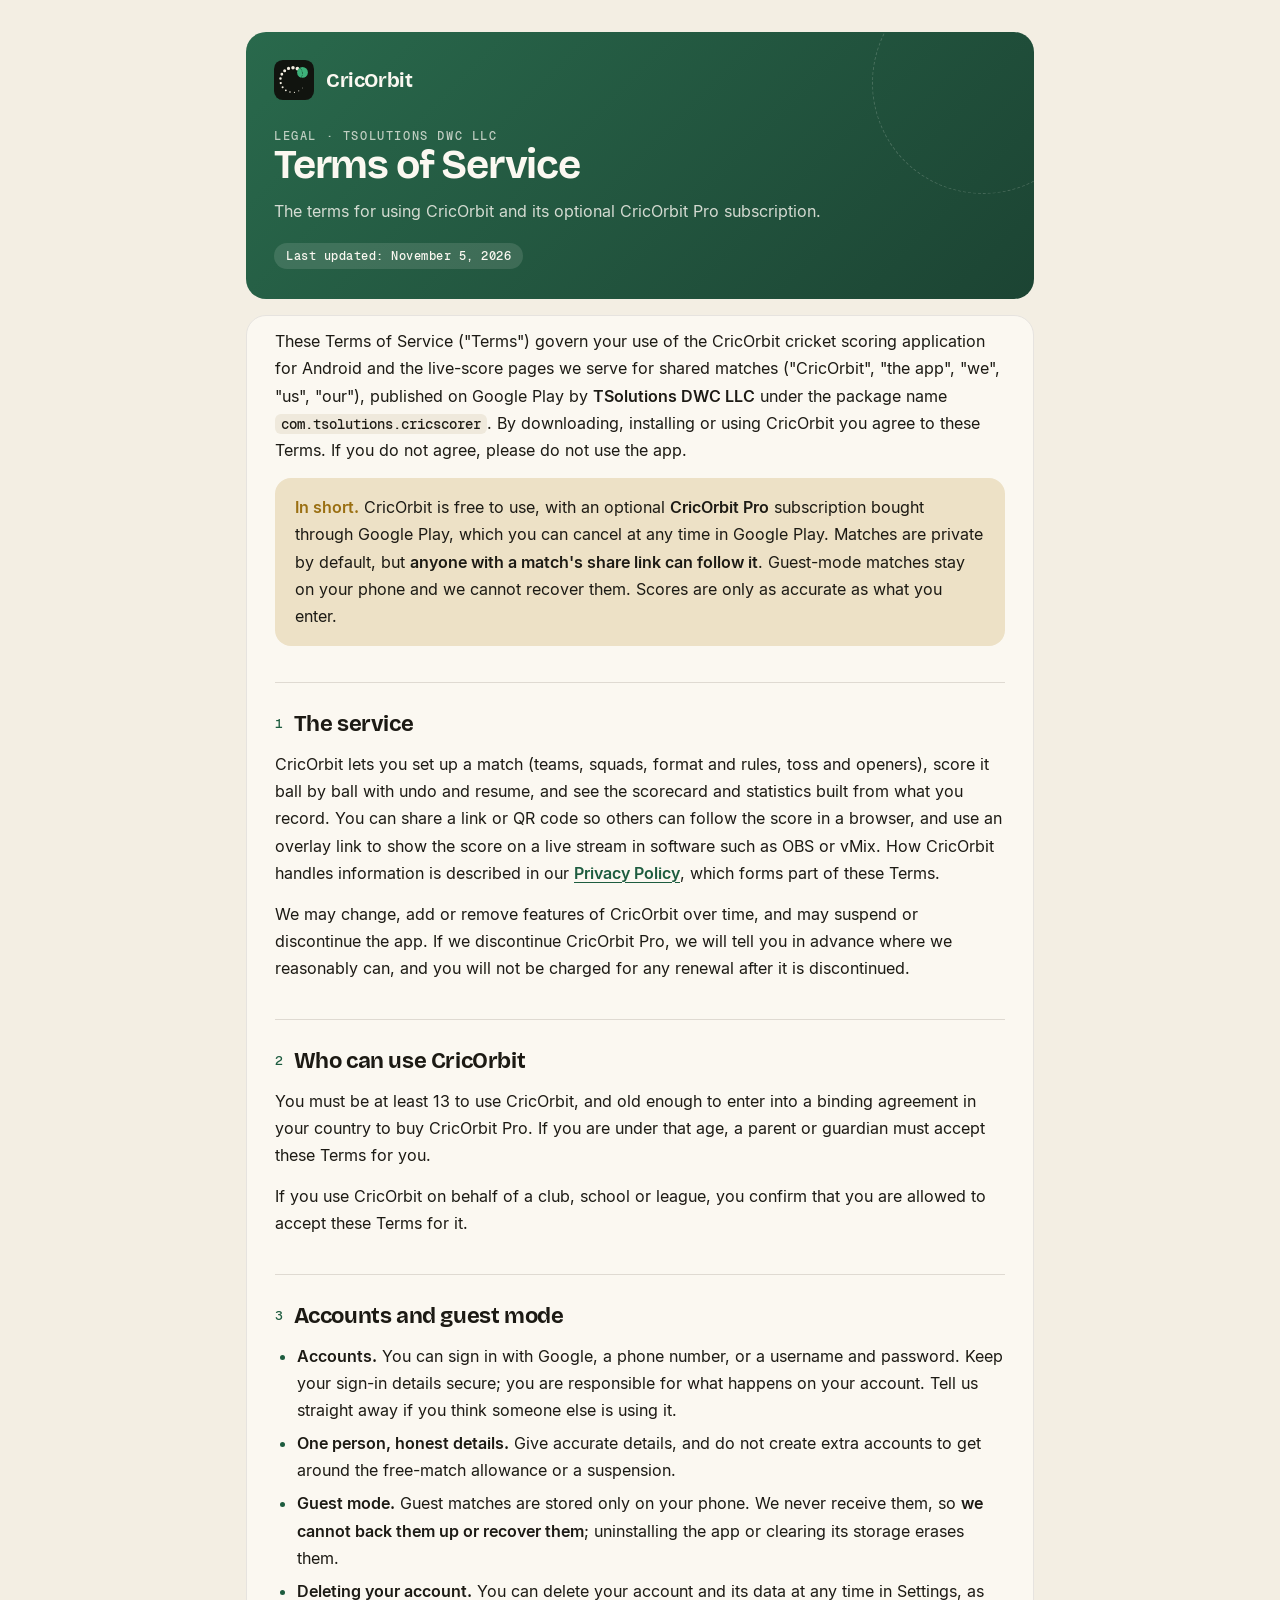
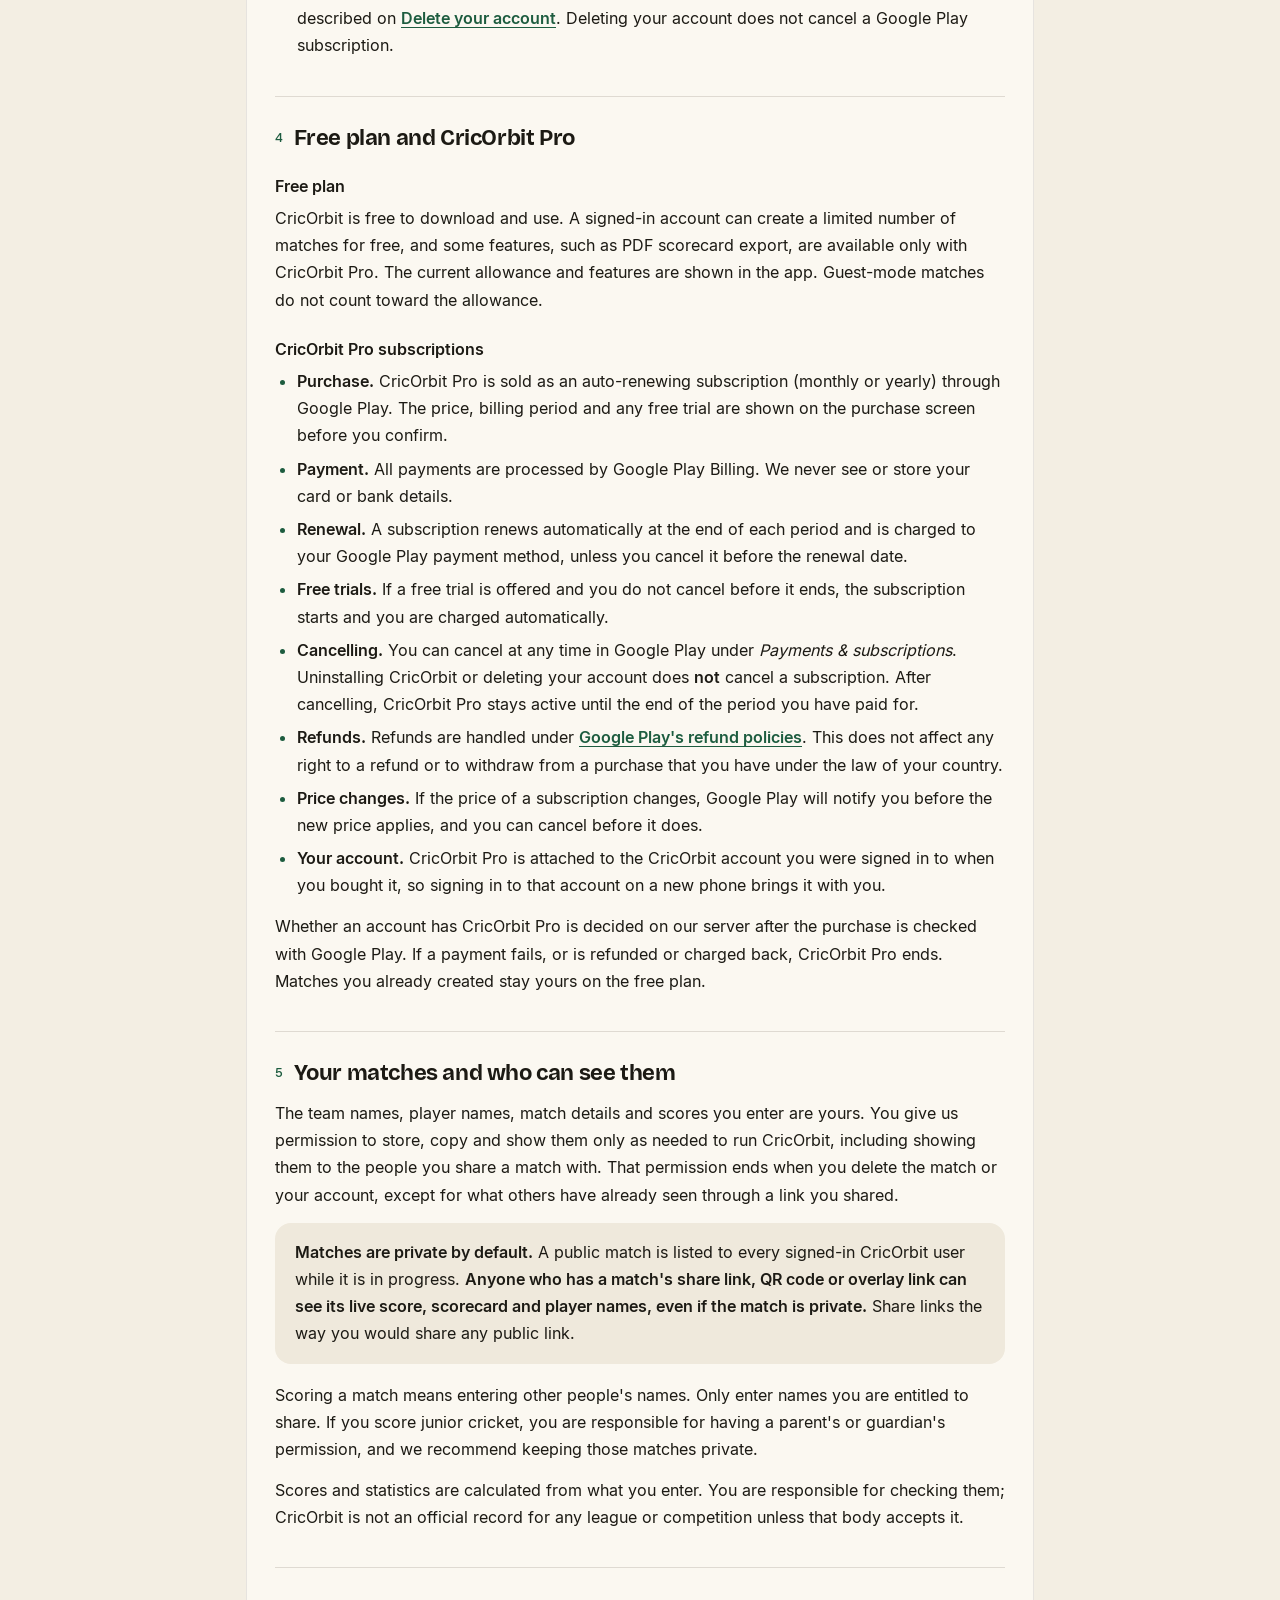
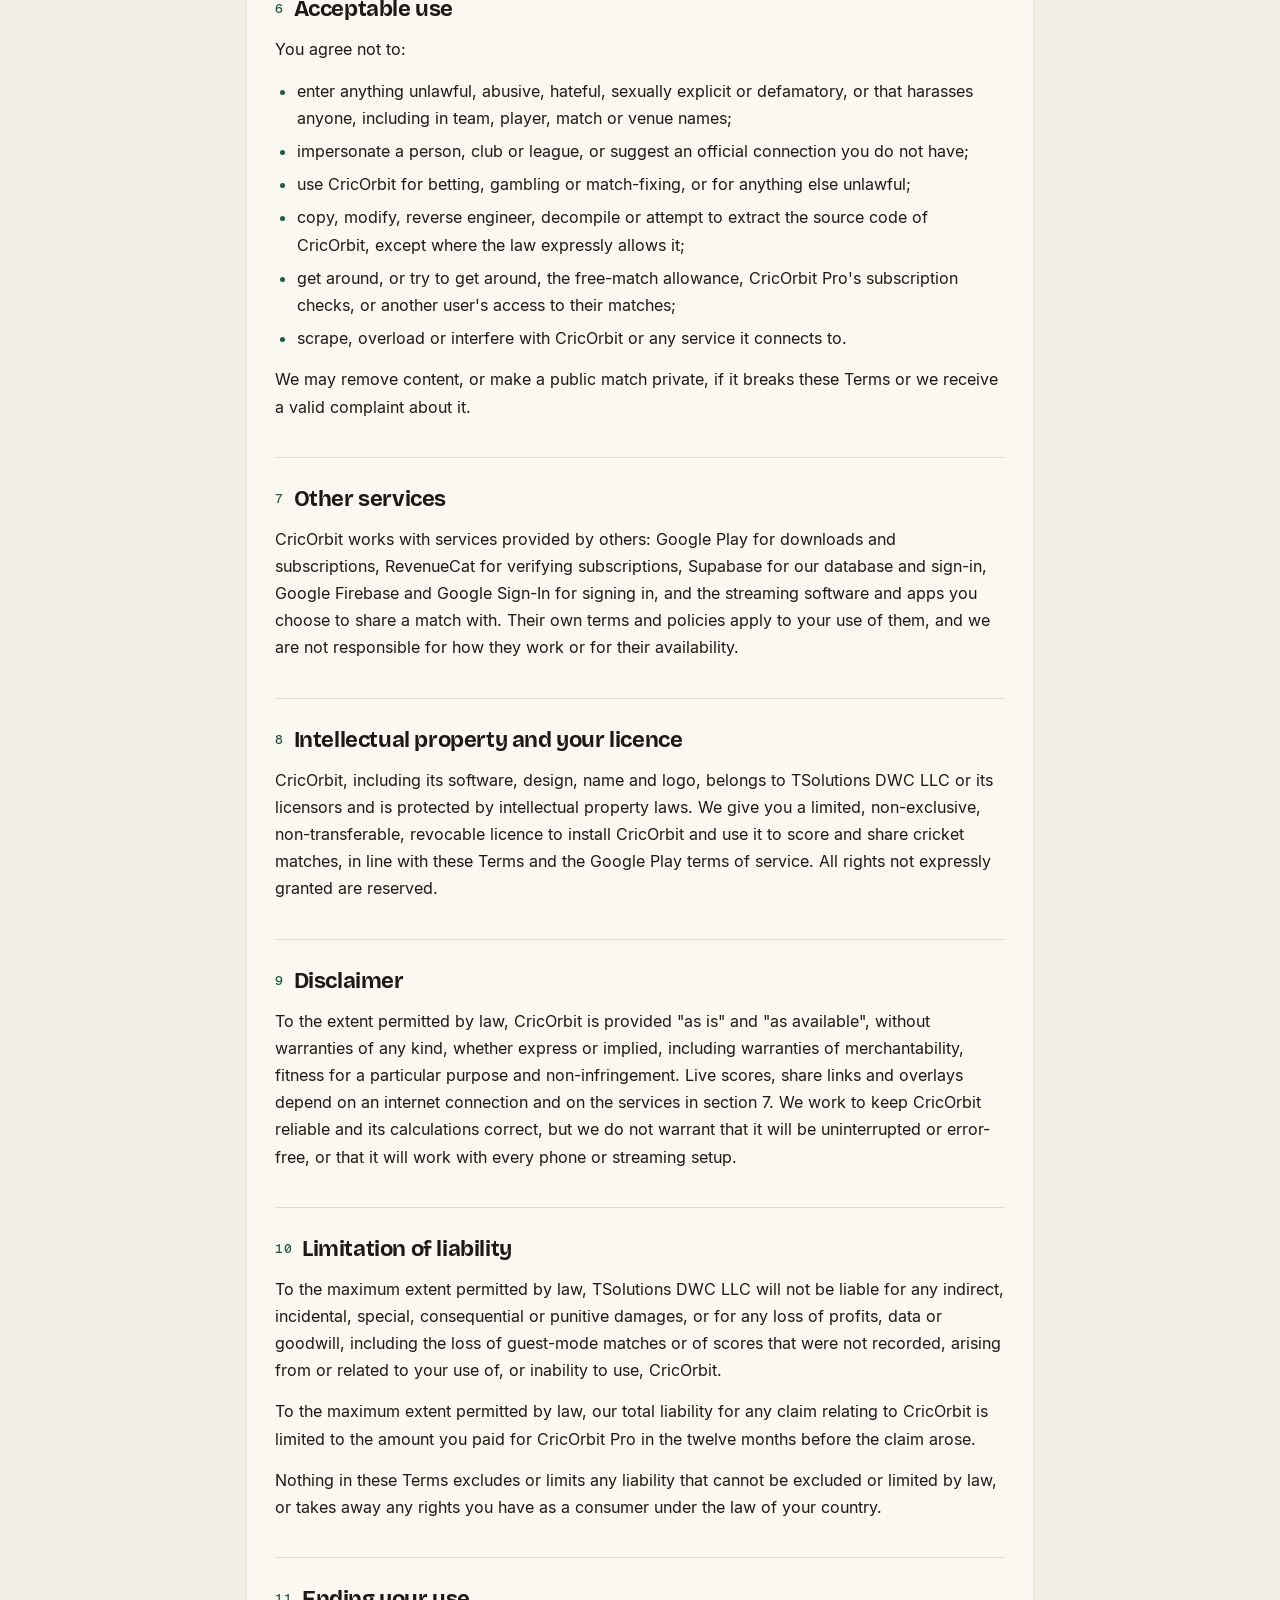
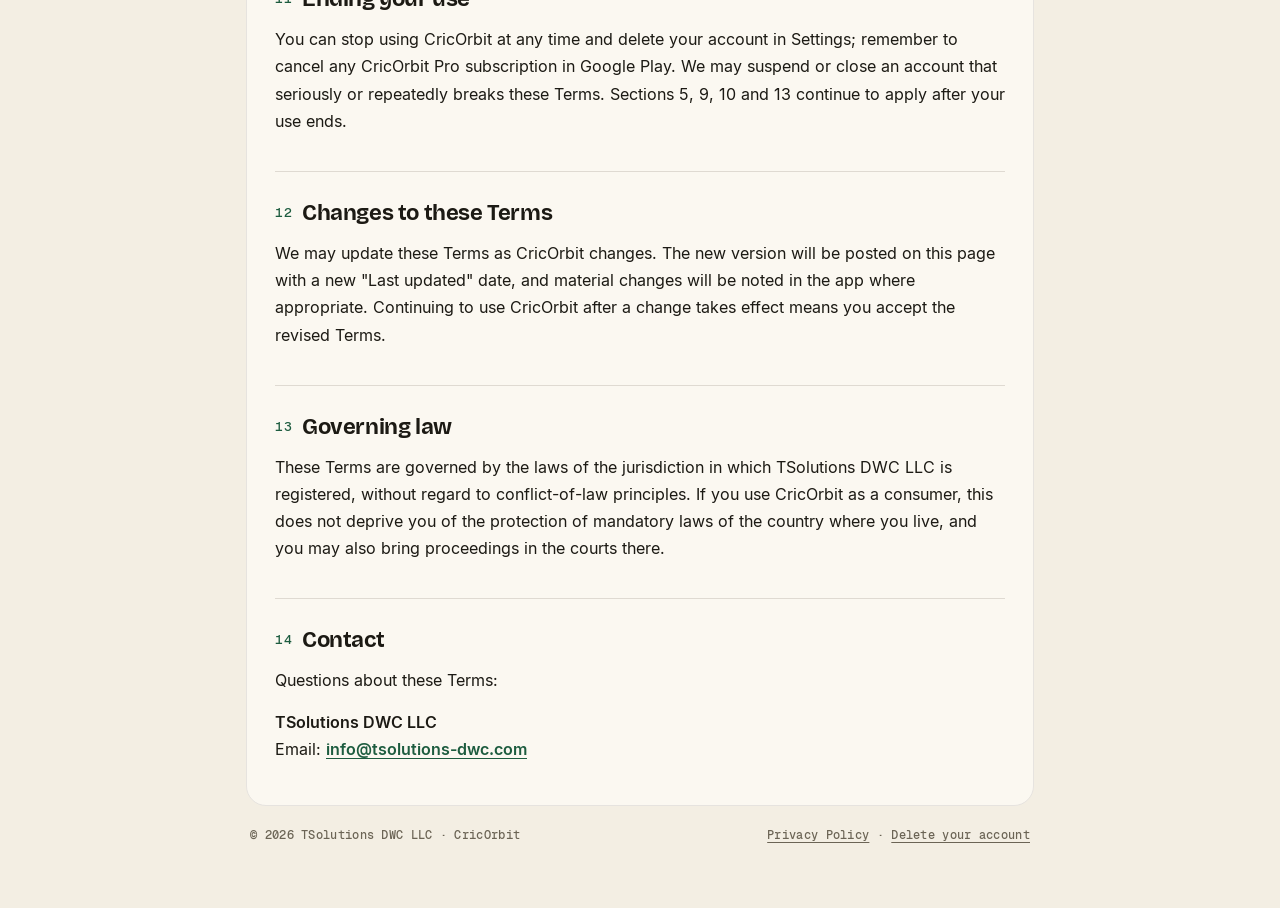
<file: cricorbit/terms-of-service.html>
<!DOCTYPE html>
<html lang="en">
<head>
<meta charset="UTF-8">
<meta name="viewport" content="width=device-width, initial-scale=1.0">
<title>CricOrbit Terms of Service</title>
<meta name="description" content="The terms for using CricOrbit, the cricket scoring app, and its optional CricOrbit Pro subscription.">
<meta name="theme-color" content="#1D5C3F">
<link rel="stylesheet" href="../cricscorer/orbit.css">
</head>
<body>
<div class="wrap">
<header class="hero">
  <div class="brand"><svg viewBox="0 0 72 72" aria-hidden="true"><rect width="72" height="72" rx="16" fill="#11140F"/><g transform="translate(-18 -18) translate(19.385 21.713) scale(1.012)"><path fill="#F2EDE0" d="M 48.153,46.141 a 0.7,0.7 0 1,0 1.4,0 a 0.7,0.7 0 1,0 -1.4,0 Z M 41.746,51.242 a 0.92,0.92 0 1,0 1.84,0 a 0.92,0.92 0 1,0 -1.84,0 Z M 33.922,53.786 a 1.14,1.14 0 1,0 2.28,0 a 1.14,1.14 0 1,0 -2.28,0 Z M 25.691,53.436 a 1.36,1.36 0 1,0 2.72,0 a 1.36,1.36 0 1,0 -2.72,0 Z M 18.118,50.239 a 1.58,1.58 0 1,0 3.16,0 a 1.58,1.58 0 1,0 -3.16,0 Z M 12.179,44.619 a 1.8,1.8 0 1,0 3.6,0 a 1.8,1.8 0 1,0 -3.6,0 Z M 8.633,37.322 a 2.02,2.02 0 1,0 4.04,0 a 2.02,2.02 0 1,0 -4.04,0 Z M 7.924,29.319 a 2.24,2.24 0 1,0 4.48,0 a 2.24,2.24 0 1,0 -4.48,0 Z M 10.115,21.672 a 2.46,2.46 0 1,0 4.92,0 a 2.46,2.46 0 1,0 -4.92,0 Z M 14.887,15.396 a 2.68,2.68 0 1,0 5.36,0 a 2.68,2.68 0 1,0 -5.36,0 Z M 21.576,11.327 a 2.9,2.9 0 1,0 5.8,0 a 2.9,2.9 0 1,0 -5.8,0 Z M 29.264,10.003 a 3.12,3.12 0 1,0 6.24,0 a 3.12,3.12 0 1,0 -6.24,0 Z M 36.901,11.602 a 3.34,3.34 0 1,0 6.68,0 a 3.34,3.34 0 1,0 -6.68,0 Z"/><path fill="#3DB17A" d="M 39.7,18.4 a 9.6,9.6 0 1,0 19.2,0 a 9.6,9.6 0 1,0 -19.2,0 Z"/><path fill="#07170E" d="M 44.4,11.2 a 0.8,0.8 0 1,0 1.6,0 a 0.8,0.8 0 1,0 -1.6,0 Z M 46.217,13.406 a 0.8,0.8 0 1,0 1.6,0 a 0.8,0.8 0 1,0 -1.6,0 Z M 47.467,15.756 a 0.8,0.8 0 1,0 1.6,0 a 0.8,0.8 0 1,0 -1.6,0 Z M 48.15,18.25 a 0.8,0.8 0 1,0 1.6,0 a 0.8,0.8 0 1,0 -1.6,0 Z M 48.267,20.889 a 0.8,0.8 0 1,0 1.6,0 a 0.8,0.8 0 1,0 -1.6,0 Z M 47.817,23.672 a 0.8,0.8 0 1,0 1.6,0 a 0.8,0.8 0 1,0 -1.6,0 Z M 46.8,26.6 a 0.8,0.8 0 1,0 1.6,0 a 0.8,0.8 0 1,0 -1.6,0 Z"/></g></svg><span>CricOrbit</span></div>
  <p class="eyebrow">Legal &middot; TSolutions DWC LLC</p>
  <h1>Terms of Service</h1>
  <p>The terms for using CricOrbit and its optional CricOrbit Pro subscription.</p>
  <span class="updated">Last updated: November 5, 2026</span>
</header>

<main>
<p>These Terms of Service ("Terms") govern your use of the CricOrbit cricket scoring application for Android and the live-score pages we serve for shared matches ("CricOrbit", "the app", "we", "us", "our"), published on Google Play by <strong>TSolutions DWC LLC</strong> under the package name <code>com.tsolutions.cricscorer</code>. By downloading, installing or using CricOrbit you agree to these Terms. If you do not agree, please do not use the app.</p>

<div class="box flag">
<p style="margin:0"><strong>In short.</strong> CricOrbit is free to use, with an optional <strong>CricOrbit Pro</strong> subscription bought through Google Play, which you can cancel at any time in Google Play. Matches are private by default, but <strong>anyone with a match's share link can follow it</strong>. Guest-mode matches stay on your phone and we cannot recover them. Scores are only as accurate as what you enter.</p>
</div>

<h2><span class="num">1</span>The service</h2>
<p>CricOrbit lets you set up a match (teams, squads, format and rules, toss and openers), score it ball by ball with undo and resume, and see the scorecard and statistics built from what you record. You can share a link or QR code so others can follow the score in a browser, and use an overlay link to show the score on a live stream in software such as OBS or vMix. How CricOrbit handles information is described in our <a href="../cricscorer/privacy-policy.html">Privacy Policy</a>, which forms part of these Terms.</p>
<p>We may change, add or remove features of CricOrbit over time, and may suspend or discontinue the app. If we discontinue CricOrbit Pro, we will tell you in advance where we reasonably can, and you will not be charged for any renewal after it is discontinued.</p>

<h2><span class="num">2</span>Who can use CricOrbit</h2>
<p>You must be at least 13 to use CricOrbit, and old enough to enter into a binding agreement in your country to buy CricOrbit Pro. If you are under that age, a parent or guardian must accept these Terms for you.</p>
<p>If you use CricOrbit on behalf of a club, school or league, you confirm that you are allowed to accept these Terms for it.</p>

<h2><span class="num">3</span>Accounts and guest mode</h2>
<ul>
  <li><strong>Accounts.</strong> You can sign in with Google, a phone number, or a username and password. Keep your sign-in details secure; you are responsible for what happens on your account. Tell us straight away if you think someone else is using it.</li>
  <li><strong>One person, honest details.</strong> Give accurate details, and do not create extra accounts to get around the free-match allowance or a suspension.</li>
  <li><strong>Guest mode.</strong> Guest matches are stored only on your phone. We never receive them, so <strong>we cannot back them up or recover them</strong>; uninstalling the app or clearing its storage erases them.</li>
  <li><strong>Deleting your account.</strong> You can delete your account and its data at any time in Settings, as described on <a href="../cricscorer/account-deletion.html">Delete your account</a>. Deleting your account does not cancel a Google Play subscription.</li>
</ul>

<h2><span class="num">4</span>Free plan and CricOrbit Pro</h2>
<h3>Free plan</h3>
<p>CricOrbit is free to download and use. A signed-in account can create a limited number of matches for free, and some features, such as PDF scorecard export, are available only with CricOrbit Pro. The current allowance and features are shown in the app. Guest-mode matches do not count toward the allowance.</p>

<h3>CricOrbit Pro subscriptions</h3>
<ul>
  <li><strong>Purchase.</strong> CricOrbit Pro is sold as an auto-renewing subscription (monthly or yearly) through Google Play. The price, billing period and any free trial are shown on the purchase screen before you confirm.</li>
  <li><strong>Payment.</strong> All payments are processed by Google Play Billing. We never see or store your card or bank details.</li>
  <li><strong>Renewal.</strong> A subscription renews automatically at the end of each period and is charged to your Google Play payment method, unless you cancel it before the renewal date.</li>
  <li><strong>Free trials.</strong> If a free trial is offered and you do not cancel before it ends, the subscription starts and you are charged automatically.</li>
  <li><strong>Cancelling.</strong> You can cancel at any time in Google Play under <em>Payments &amp; subscriptions</em>. Uninstalling CricOrbit or deleting your account does <strong>not</strong> cancel a subscription. After cancelling, CricOrbit Pro stays active until the end of the period you have paid for.</li>
  <li><strong>Refunds.</strong> Refunds are handled under <a href="https://support.google.com/googleplay/answer/2479637">Google Play's refund policies</a>. This does not affect any right to a refund or to withdraw from a purchase that you have under the law of your country.</li>
  <li><strong>Price changes.</strong> If the price of a subscription changes, Google Play will notify you before the new price applies, and you can cancel before it does.</li>
  <li><strong>Your account.</strong> CricOrbit Pro is attached to the CricOrbit account you were signed in to when you bought it, so signing in to that account on a new phone brings it with you.</li>
</ul>
<p>Whether an account has CricOrbit Pro is decided on our server after the purchase is checked with Google Play. If a payment fails, or is refunded or charged back, CricOrbit Pro ends. Matches you already created stay yours on the free plan.</p>

<h2><span class="num">5</span>Your matches and who can see them</h2>
<p>The team names, player names, match details and scores you enter are yours. You give us permission to store, copy and show them only as needed to run CricOrbit, including showing them to the people you share a match with. That permission ends when you delete the match or your account, except for what others have already seen through a link you shared.</p>
<div class="box">
<p><strong>Matches are private by default.</strong> A public match is listed to every signed-in CricOrbit user while it is in progress. <strong>Anyone who has a match's share link, QR code or overlay link can see its live score, scorecard and player names, even if the match is private.</strong> Share links the way you would share any public link.</p>
</div>
<p>Scoring a match means entering other people's names. Only enter names you are entitled to share. If you score junior cricket, you are responsible for having a parent's or guardian's permission, and we recommend keeping those matches private.</p>
<p>Scores and statistics are calculated from what you enter. You are responsible for checking them; CricOrbit is not an official record for any league or competition unless that body accepts it.</p>

<h2><span class="num">6</span>Acceptable use</h2>
<p>You agree not to:</p>
<ul>
  <li>enter anything unlawful, abusive, hateful, sexually explicit or defamatory, or that harasses anyone, including in team, player, match or venue names;</li>
  <li>impersonate a person, club or league, or suggest an official connection you do not have;</li>
  <li>use CricOrbit for betting, gambling or match-fixing, or for anything else unlawful;</li>
  <li>copy, modify, reverse engineer, decompile or attempt to extract the source code of CricOrbit, except where the law expressly allows it;</li>
  <li>get around, or try to get around, the free-match allowance, CricOrbit Pro's subscription checks, or another user's access to their matches;</li>
  <li>scrape, overload or interfere with CricOrbit or any service it connects to.</li>
</ul>
<p>We may remove content, or make a public match private, if it breaks these Terms or we receive a valid complaint about it.</p>

<h2><span class="num">7</span>Other services</h2>
<p>CricOrbit works with services provided by others: Google Play for downloads and subscriptions, RevenueCat for verifying subscriptions, Supabase for our database and sign-in, Google Firebase and Google Sign-In for signing in, and the streaming software and apps you choose to share a match with. Their own terms and policies apply to your use of them, and we are not responsible for how they work or for their availability.</p>

<h2><span class="num">8</span>Intellectual property and your licence</h2>
<p>CricOrbit, including its software, design, name and logo, belongs to TSolutions DWC LLC or its licensors and is protected by intellectual property laws. We give you a limited, non-exclusive, non-transferable, revocable licence to install CricOrbit and use it to score and share cricket matches, in line with these Terms and the Google Play terms of service. All rights not expressly granted are reserved.</p>

<h2><span class="num">9</span>Disclaimer</h2>
<p>To the extent permitted by law, CricOrbit is provided "as is" and "as available", without warranties of any kind, whether express or implied, including warranties of merchantability, fitness for a particular purpose and non-infringement. Live scores, share links and overlays depend on an internet connection and on the services in section 7. We work to keep CricOrbit reliable and its calculations correct, but we do not warrant that it will be uninterrupted or error-free, or that it will work with every phone or streaming setup.</p>

<h2><span class="num">10</span>Limitation of liability</h2>
<p>To the maximum extent permitted by law, TSolutions DWC LLC will not be liable for any indirect, incidental, special, consequential or punitive damages, or for any loss of profits, data or goodwill, including the loss of guest-mode matches or of scores that were not recorded, arising from or related to your use of, or inability to use, CricOrbit.</p>
<p>To the maximum extent permitted by law, our total liability for any claim relating to CricOrbit is limited to the amount you paid for CricOrbit Pro in the twelve months before the claim arose.</p>
<p>Nothing in these Terms excludes or limits any liability that cannot be excluded or limited by law, or takes away any rights you have as a consumer under the law of your country.</p>

<h2><span class="num">11</span>Ending your use</h2>
<p>You can stop using CricOrbit at any time and delete your account in Settings; remember to cancel any CricOrbit Pro subscription in Google Play. We may suspend or close an account that seriously or repeatedly breaks these Terms. Sections 5, 9, 10 and 13 continue to apply after your use ends.</p>

<h2><span class="num">12</span>Changes to these Terms</h2>
<p>We may update these Terms as CricOrbit changes. The new version will be posted on this page with a new "Last updated" date, and material changes will be noted in the app where appropriate. Continuing to use CricOrbit after a change takes effect means you accept the revised Terms.</p>

<h2><span class="num">13</span>Governing law</h2>
<p>These Terms are governed by the laws of the jurisdiction in which TSolutions DWC LLC is registered, without regard to conflict-of-law principles. If you use CricOrbit as a consumer, this does not deprive you of the protection of mandatory laws of the country where you live, and you may also bring proceedings in the courts there.</p>

<h2><span class="num">14</span>Contact</h2>
<p>Questions about these Terms:</p>
<p><strong>TSolutions DWC LLC</strong><br>Email: <a href="mailto:info@tsolutions-dwc.com">info@tsolutions-dwc.com</a></p>
</main>

<footer><span>&copy; 2026 TSolutions DWC LLC &middot; CricOrbit</span><span><a href="../cricscorer/privacy-policy.html">Privacy Policy</a> &middot; <a href="../cricscorer/account-deletion.html">Delete your account</a></span></footer>
</div>
</body>
</html>
</file>
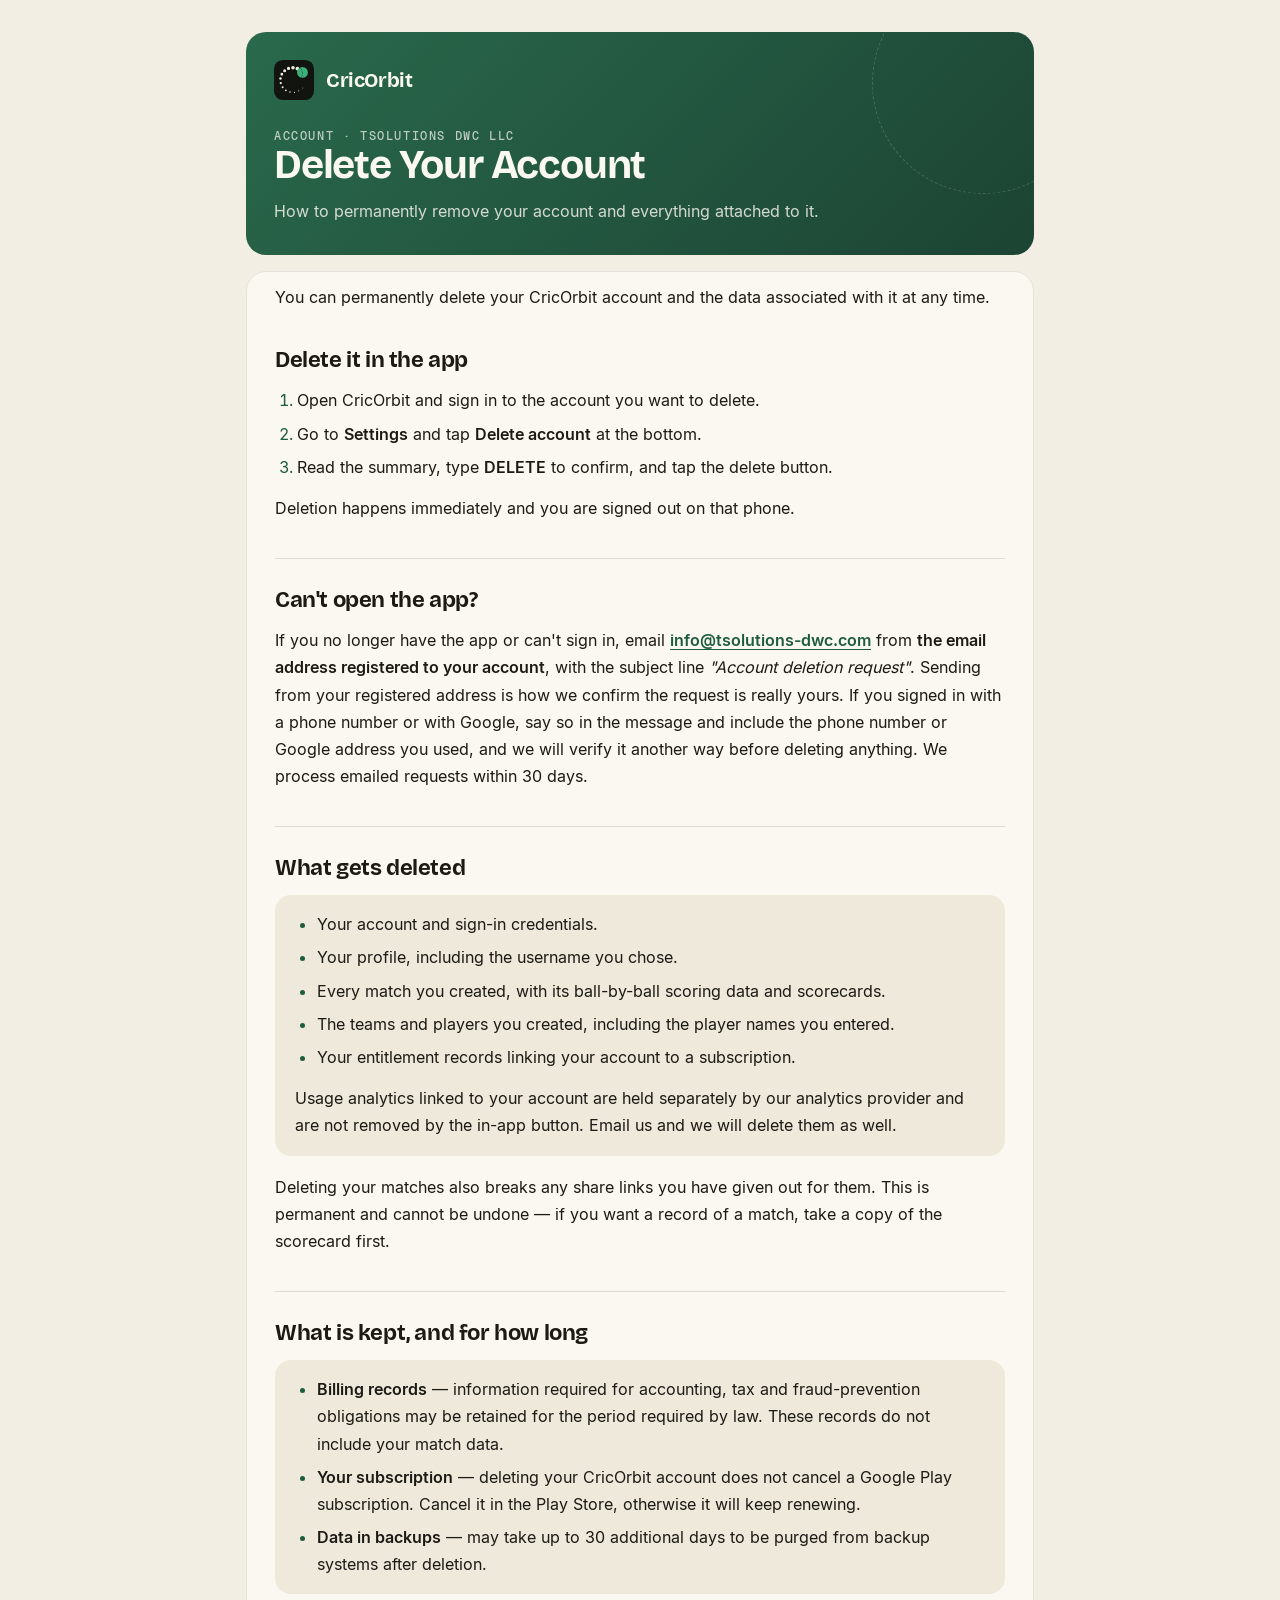
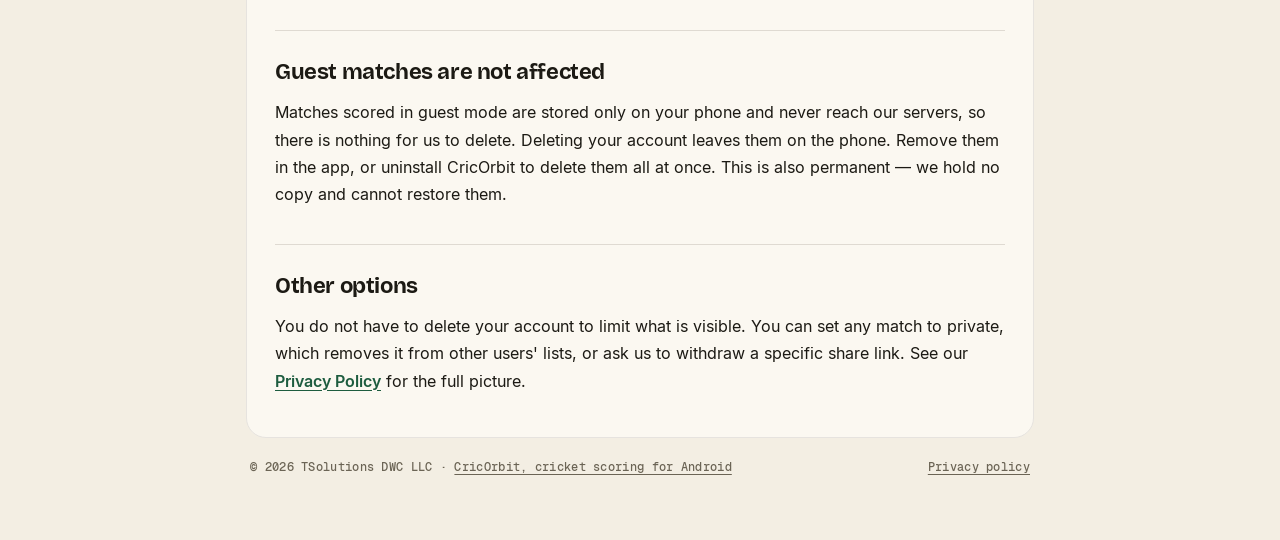
<file: cricscorer/account-deletion.html>
<!DOCTYPE html>
<html lang="en">
<head>
<meta charset="UTF-8">
<meta name="viewport" content="width=device-width, initial-scale=1.0">
<title>Delete Your CricOrbit Account</title>
<meta name="theme-color" content="#1D5C3F">
<link rel="stylesheet" href="orbit.css">
</head>
<body>
<div class="wrap">
<header class="hero">
  <div class="brand"><svg viewBox="0 0 72 72" aria-hidden="true"><rect width="72" height="72" rx="16" fill="#11140F"/><g transform="translate(-18 -18) translate(19.385 21.713) scale(1.012)"><path fill="#F2EDE0" d="M 48.153,46.141 a 0.7,0.7 0 1,0 1.4,0 a 0.7,0.7 0 1,0 -1.4,0 Z M 41.746,51.242 a 0.92,0.92 0 1,0 1.84,0 a 0.92,0.92 0 1,0 -1.84,0 Z M 33.922,53.786 a 1.14,1.14 0 1,0 2.28,0 a 1.14,1.14 0 1,0 -2.28,0 Z M 25.691,53.436 a 1.36,1.36 0 1,0 2.72,0 a 1.36,1.36 0 1,0 -2.72,0 Z M 18.118,50.239 a 1.58,1.58 0 1,0 3.16,0 a 1.58,1.58 0 1,0 -3.16,0 Z M 12.179,44.619 a 1.8,1.8 0 1,0 3.6,0 a 1.8,1.8 0 1,0 -3.6,0 Z M 8.633,37.322 a 2.02,2.02 0 1,0 4.04,0 a 2.02,2.02 0 1,0 -4.04,0 Z M 7.924,29.319 a 2.24,2.24 0 1,0 4.48,0 a 2.24,2.24 0 1,0 -4.48,0 Z M 10.115,21.672 a 2.46,2.46 0 1,0 4.92,0 a 2.46,2.46 0 1,0 -4.92,0 Z M 14.887,15.396 a 2.68,2.68 0 1,0 5.36,0 a 2.68,2.68 0 1,0 -5.36,0 Z M 21.576,11.327 a 2.9,2.9 0 1,0 5.8,0 a 2.9,2.9 0 1,0 -5.8,0 Z M 29.264,10.003 a 3.12,3.12 0 1,0 6.24,0 a 3.12,3.12 0 1,0 -6.24,0 Z M 36.901,11.602 a 3.34,3.34 0 1,0 6.68,0 a 3.34,3.34 0 1,0 -6.68,0 Z"/><path fill="#3DB17A" d="M 39.7,18.4 a 9.6,9.6 0 1,0 19.2,0 a 9.6,9.6 0 1,0 -19.2,0 Z"/><path fill="#07170E" d="M 44.4,11.2 a 0.8,0.8 0 1,0 1.6,0 a 0.8,0.8 0 1,0 -1.6,0 Z M 46.217,13.406 a 0.8,0.8 0 1,0 1.6,0 a 0.8,0.8 0 1,0 -1.6,0 Z M 47.467,15.756 a 0.8,0.8 0 1,0 1.6,0 a 0.8,0.8 0 1,0 -1.6,0 Z M 48.15,18.25 a 0.8,0.8 0 1,0 1.6,0 a 0.8,0.8 0 1,0 -1.6,0 Z M 48.267,20.889 a 0.8,0.8 0 1,0 1.6,0 a 0.8,0.8 0 1,0 -1.6,0 Z M 47.817,23.672 a 0.8,0.8 0 1,0 1.6,0 a 0.8,0.8 0 1,0 -1.6,0 Z M 46.8,26.6 a 0.8,0.8 0 1,0 1.6,0 a 0.8,0.8 0 1,0 -1.6,0 Z"/></g></svg><span>CricOrbit</span></div>
  <p class="eyebrow">Account &middot; TSolutions DWC LLC</p>
  <h1>Delete Your Account</h1>
  <p>How to permanently remove your account and everything attached to it.</p>
</header>

<main>
<p>You can permanently delete your CricOrbit account and the data associated with it at any time.</p>

<h2>Delete it in the app</h2>
<ol>
  <li>Open CricOrbit and sign in to the account you want to delete.</li>
  <li>Go to <strong>Settings</strong> and tap <strong>Delete account</strong> at the bottom.</li>
  <li>Read the summary, type <strong>DELETE</strong> to confirm, and tap the delete button.</li>
</ol>
<p>Deletion happens immediately and you are signed out on that phone.</p>

<h2>Can't open the app?</h2>
<p>If you no longer have the app or can't sign in, email <a href="mailto:info@tsolutions-dwc.com?subject=Account%20deletion%20request">info@tsolutions-dwc.com</a> from <strong>the email address registered to your account</strong>, with the subject line <em>"Account deletion request"</em>. Sending from your registered address is how we confirm the request is really yours. If you signed in with a phone number or with Google, say so in the message and include the phone number or Google address you used, and we will verify it another way before deleting anything. We process emailed requests within 30 days.</p>

<h2>What gets deleted</h2>
<div class="box">
<ul>
  <li>Your account and sign-in credentials.</li>
  <li>Your profile, including the username you chose.</li>
  <li>Every match you created, with its ball-by-ball scoring data and scorecards.</li>
  <li>The teams and players you created, including the player names you entered.</li>
  <li>Your entitlement records linking your account to a subscription.</li>
</ul>
<p>Usage analytics linked to your account are held separately by our analytics provider and are not removed by the in-app button. Email us and we will delete them as well.</p>
</div>
<p>Deleting your matches also breaks any share links you have given out for them. This is permanent and cannot be undone — if you want a record of a match, take a copy of the scorecard first.</p>

<h2>What is kept, and for how long</h2>
<div class="box">
<ul>
  <li><strong>Billing records</strong> — information required for accounting, tax and fraud-prevention obligations may be retained for the period required by law. These records do not include your match data.</li>
  <li><strong>Your subscription</strong> — deleting your CricOrbit account does not cancel a Google Play subscription. Cancel it in the Play Store, otherwise it will keep renewing.</li>
  <li><strong>Data in backups</strong> — may take up to 30 additional days to be purged from backup systems after deletion.</li>
</ul>
</div>

<h2>Guest matches are not affected</h2>
<p>Matches scored in guest mode are stored only on your phone and never reach our servers, so there is nothing for us to delete. Deleting your account leaves them on the phone. Remove them in the app, or uninstall CricOrbit to delete them all at once. This is also permanent — we hold no copy and cannot restore them.</p>

<h2>Other options</h2>
<p>You do not have to delete your account to limit what is visible. You can set any match to private, which removes it from other users' lists, or ask us to withdraw a specific share link. See our <a href="privacy-policy.html">Privacy Policy</a> for the full picture.</p>
</main>

<footer><span>&copy; 2026 TSolutions DWC LLC &middot; <a href="https://cricorbit.tsolutions-dwc.com/">CricOrbit, cricket scoring for Android</a></span><a href="privacy-policy.html">Privacy policy</a></footer>
</div>
</body>
</html>
</file>
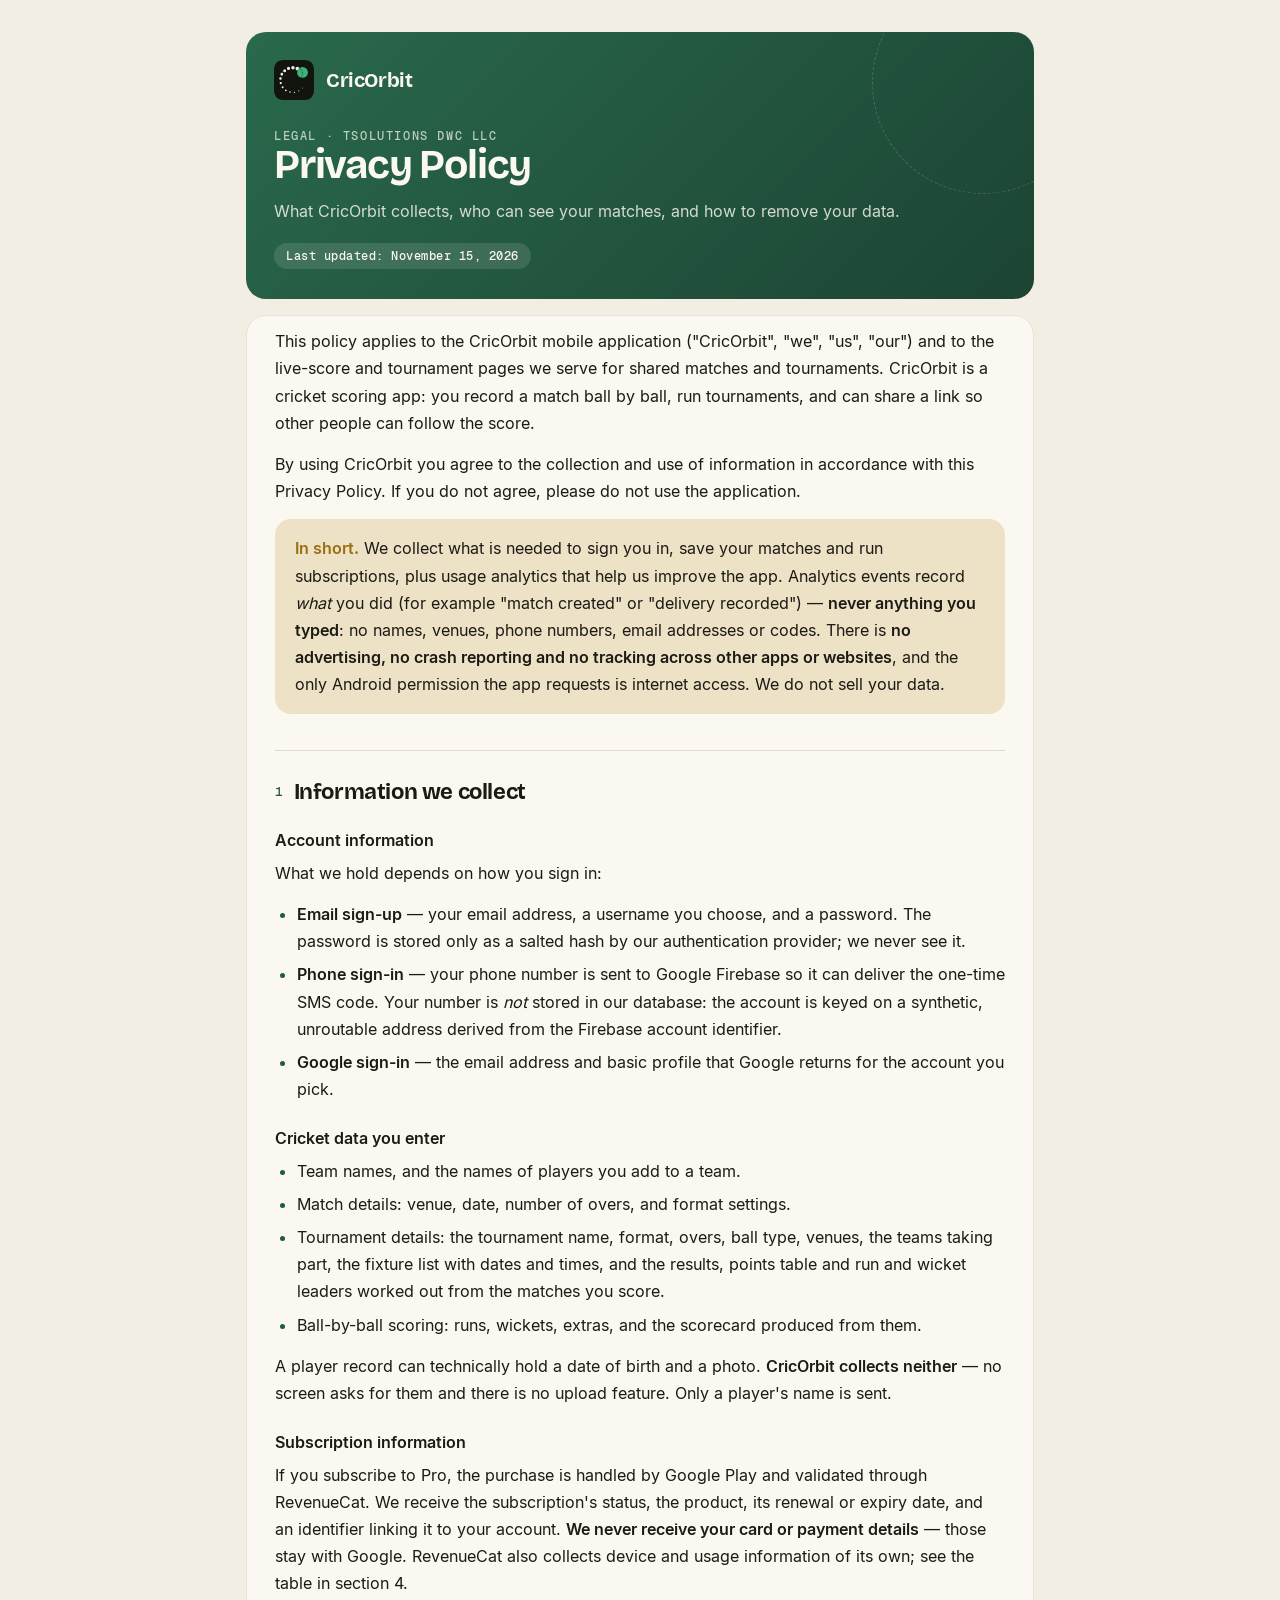
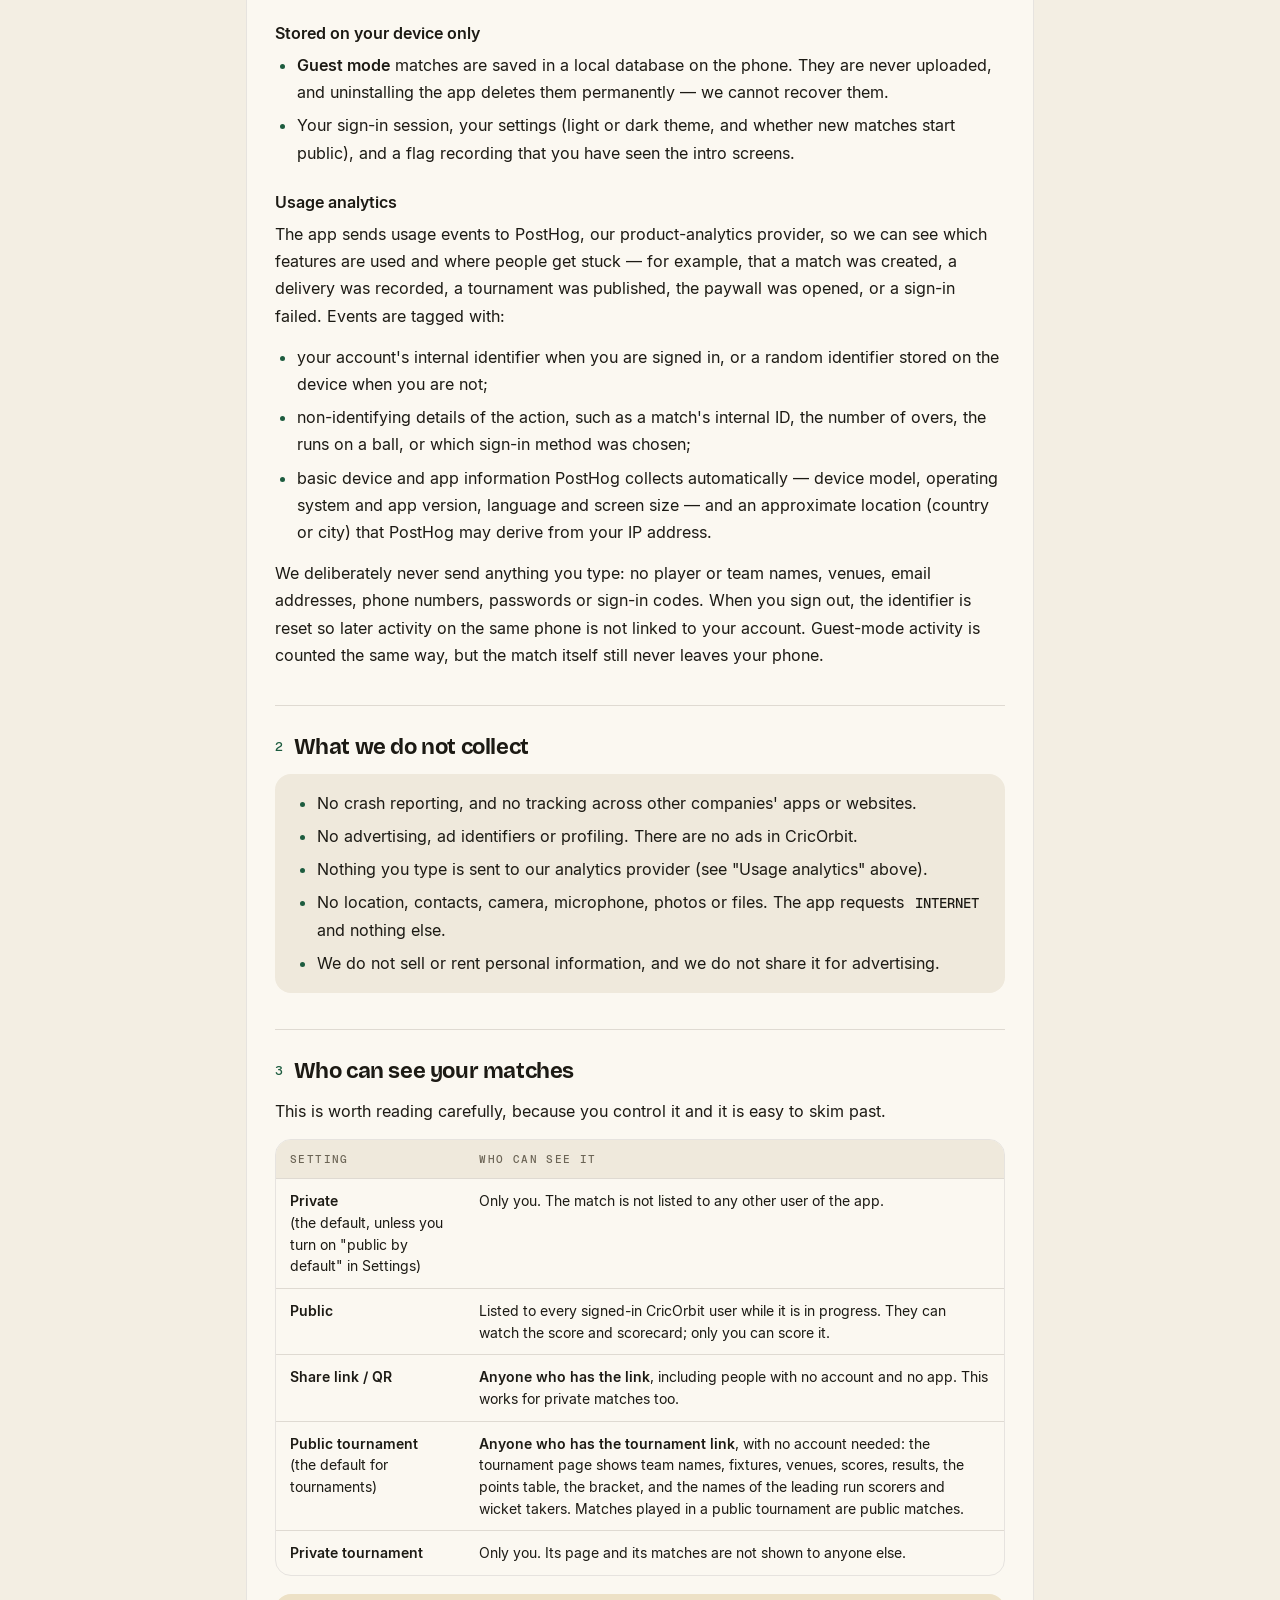
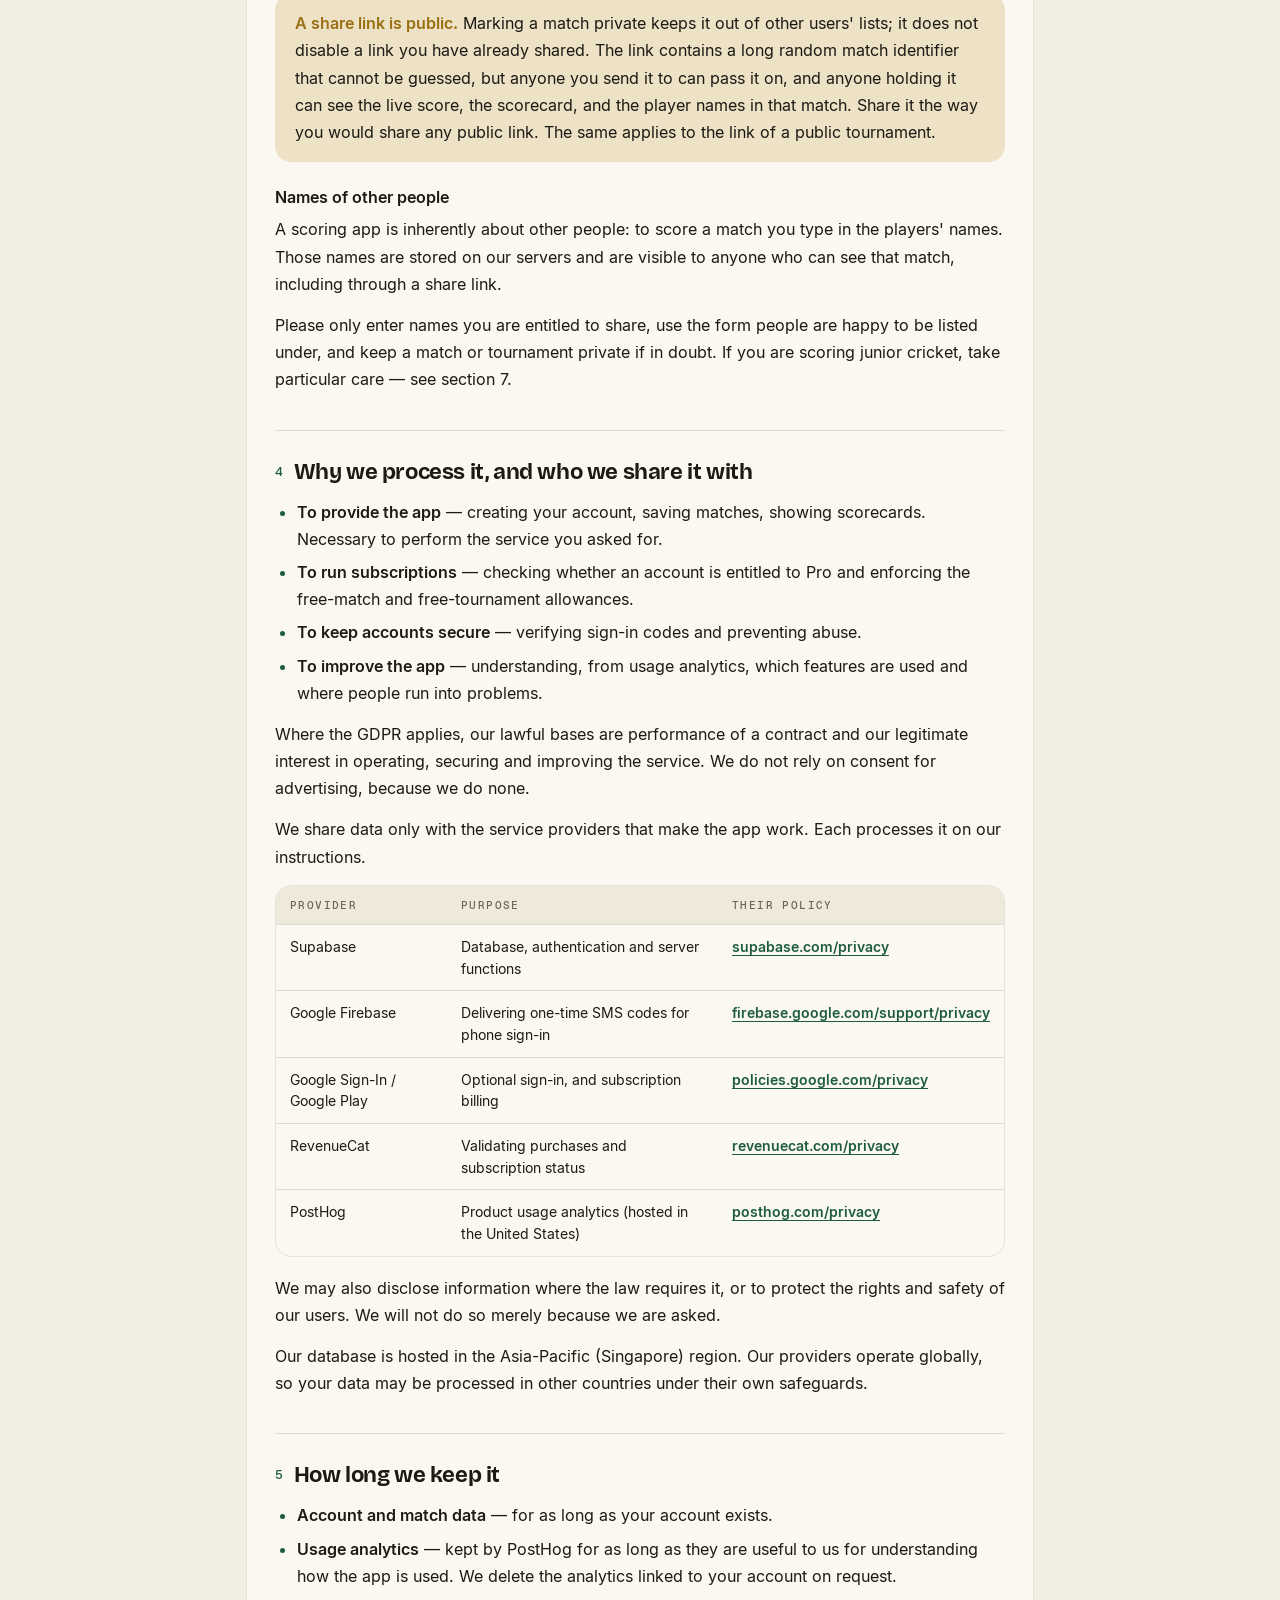
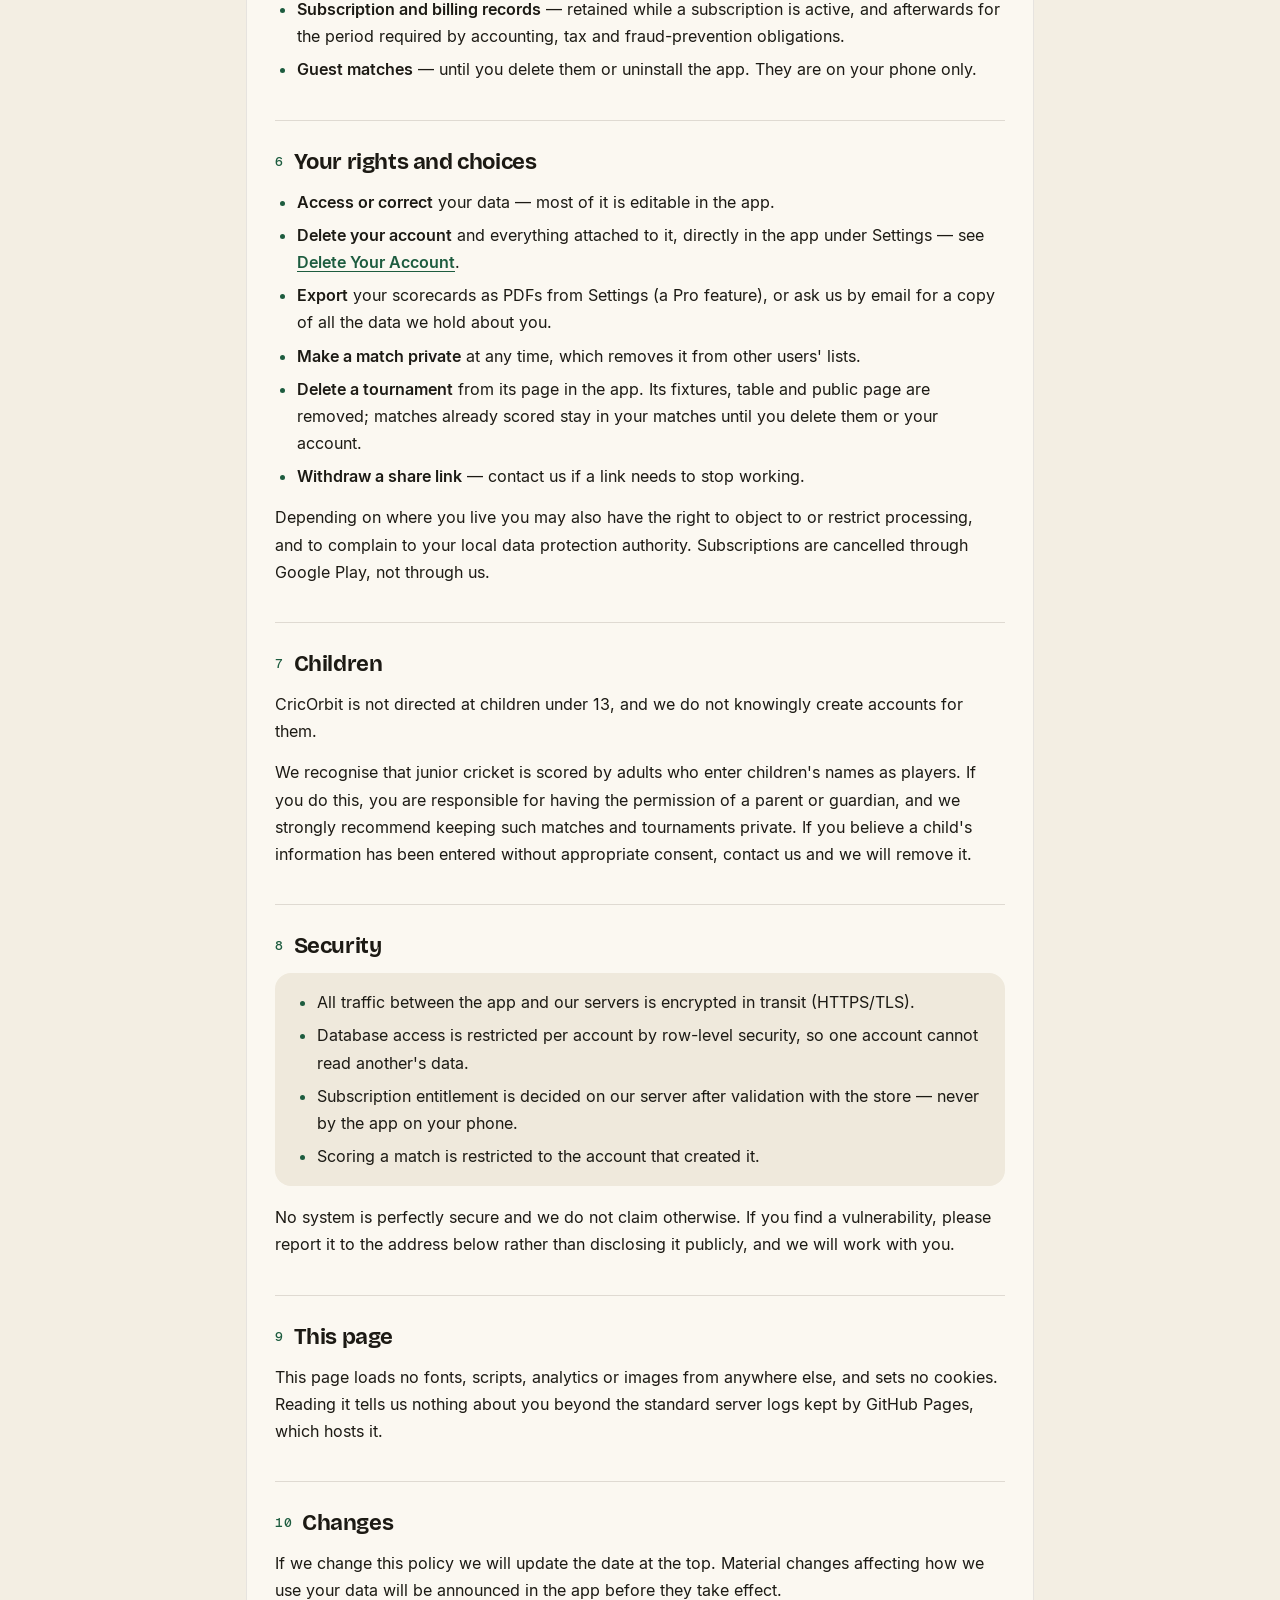
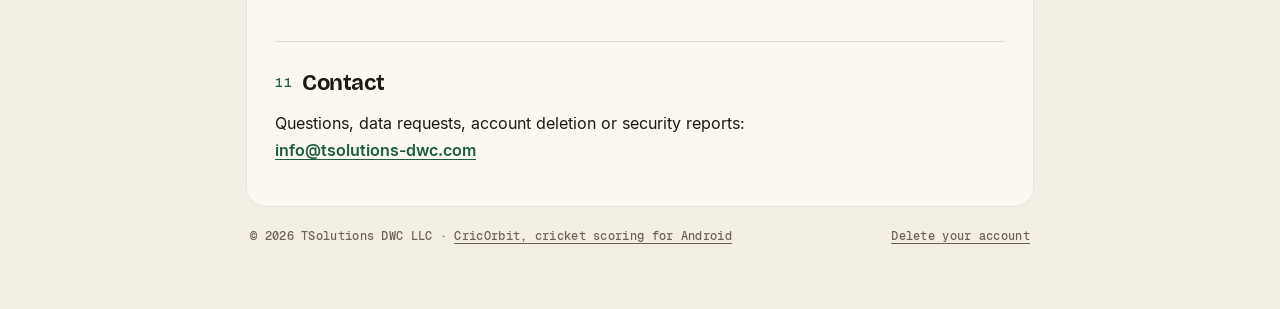
<file: cricscorer/privacy-policy.html>
<!DOCTYPE html>
<html lang="en">
<head>
<meta charset="UTF-8">
<meta name="viewport" content="width=device-width, initial-scale=1.0">
<title>CricOrbit Privacy Policy</title>
<meta name="theme-color" content="#1D5C3F">
<link rel="stylesheet" href="orbit.css">
</head>
<body>
<div class="wrap">
<header class="hero">
  <div class="brand"><svg viewBox="0 0 72 72" aria-hidden="true"><rect width="72" height="72" rx="16" fill="#11140F"/><g transform="translate(-18 -18) translate(19.385 21.713) scale(1.012)"><path fill="#F2EDE0" d="M 48.153,46.141 a 0.7,0.7 0 1,0 1.4,0 a 0.7,0.7 0 1,0 -1.4,0 Z M 41.746,51.242 a 0.92,0.92 0 1,0 1.84,0 a 0.92,0.92 0 1,0 -1.84,0 Z M 33.922,53.786 a 1.14,1.14 0 1,0 2.28,0 a 1.14,1.14 0 1,0 -2.28,0 Z M 25.691,53.436 a 1.36,1.36 0 1,0 2.72,0 a 1.36,1.36 0 1,0 -2.72,0 Z M 18.118,50.239 a 1.58,1.58 0 1,0 3.16,0 a 1.58,1.58 0 1,0 -3.16,0 Z M 12.179,44.619 a 1.8,1.8 0 1,0 3.6,0 a 1.8,1.8 0 1,0 -3.6,0 Z M 8.633,37.322 a 2.02,2.02 0 1,0 4.04,0 a 2.02,2.02 0 1,0 -4.04,0 Z M 7.924,29.319 a 2.24,2.24 0 1,0 4.48,0 a 2.24,2.24 0 1,0 -4.48,0 Z M 10.115,21.672 a 2.46,2.46 0 1,0 4.92,0 a 2.46,2.46 0 1,0 -4.92,0 Z M 14.887,15.396 a 2.68,2.68 0 1,0 5.36,0 a 2.68,2.68 0 1,0 -5.36,0 Z M 21.576,11.327 a 2.9,2.9 0 1,0 5.8,0 a 2.9,2.9 0 1,0 -5.8,0 Z M 29.264,10.003 a 3.12,3.12 0 1,0 6.24,0 a 3.12,3.12 0 1,0 -6.24,0 Z M 36.901,11.602 a 3.34,3.34 0 1,0 6.68,0 a 3.34,3.34 0 1,0 -6.68,0 Z"/><path fill="#3DB17A" d="M 39.7,18.4 a 9.6,9.6 0 1,0 19.2,0 a 9.6,9.6 0 1,0 -19.2,0 Z"/><path fill="#07170E" d="M 44.4,11.2 a 0.8,0.8 0 1,0 1.6,0 a 0.8,0.8 0 1,0 -1.6,0 Z M 46.217,13.406 a 0.8,0.8 0 1,0 1.6,0 a 0.8,0.8 0 1,0 -1.6,0 Z M 47.467,15.756 a 0.8,0.8 0 1,0 1.6,0 a 0.8,0.8 0 1,0 -1.6,0 Z M 48.15,18.25 a 0.8,0.8 0 1,0 1.6,0 a 0.8,0.8 0 1,0 -1.6,0 Z M 48.267,20.889 a 0.8,0.8 0 1,0 1.6,0 a 0.8,0.8 0 1,0 -1.6,0 Z M 47.817,23.672 a 0.8,0.8 0 1,0 1.6,0 a 0.8,0.8 0 1,0 -1.6,0 Z M 46.8,26.6 a 0.8,0.8 0 1,0 1.6,0 a 0.8,0.8 0 1,0 -1.6,0 Z"/></g></svg><span>CricOrbit</span></div>
  <p class="eyebrow">Legal &middot; TSolutions DWC LLC</p>
  <h1>Privacy Policy</h1>
  <p>What CricOrbit collects, who can see your matches, and how to remove your data.</p>
  <span class="updated">Last updated: November 15, 2026</span>
</header>

<main>
<p>This policy applies to the CricOrbit mobile application ("CricOrbit", "we", "us", "our") and to the live-score and tournament pages we serve for shared matches and tournaments. CricOrbit is a cricket scoring app: you record a match ball by ball, run tournaments, and can share a link so other people can follow the score.</p>

<p>By using CricOrbit you agree to the collection and use of information in accordance with this Privacy Policy. If you do not agree, please do not use the application.</p>

<div class="box flag">
<p style="margin:0"><strong>In short.</strong> We collect what is needed to sign you in, save your matches and run subscriptions, plus usage analytics that help us improve the app. Analytics events record <em>what</em> you did (for example "match created" or "delivery recorded") — <strong>never anything you typed</strong>: no names, venues, phone numbers, email addresses or codes. There is <strong>no advertising, no crash reporting and no tracking across other apps or websites</strong>, and the only Android permission the app requests is internet access. We do not sell your data.</p>
</div>

<h2><span class="num">1</span>Information we collect</h2>

<h3>Account information</h3>
<p>What we hold depends on how you sign in:</p>
<ul>
  <li><strong>Email sign-up</strong> — your email address, a username you choose, and a password. The password is stored only as a salted hash by our authentication provider; we never see it.</li>
  <li><strong>Phone sign-in</strong> — your phone number is sent to Google Firebase so it can deliver the one-time SMS code. Your number is <em>not</em> stored in our database: the account is keyed on a synthetic, unroutable address derived from the Firebase account identifier.</li>
  <li><strong>Google sign-in</strong> — the email address and basic profile that Google returns for the account you pick.</li>
</ul>

<h3>Cricket data you enter</h3>
<ul>
  <li>Team names, and the names of players you add to a team.</li>
  <li>Match details: venue, date, number of overs, and format settings.</li>
  <li>Tournament details: the tournament name, format, overs, ball type, venues, the teams taking part, the fixture list with dates and times, and the results, points table and run and wicket leaders worked out from the matches you score.</li>
  <li>Ball-by-ball scoring: runs, wickets, extras, and the scorecard produced from them.</li>
</ul>
<p>A player record can technically hold a date of birth and a photo. <strong>CricOrbit collects neither</strong> — no screen asks for them and there is no upload feature. Only a player's name is sent.</p>

<h3>Subscription information</h3>
<p>If you subscribe to Pro, the purchase is handled by Google Play and validated through RevenueCat. We receive the subscription's status, the product, its renewal or expiry date, and an identifier linking it to your account. <strong>We never receive your card or payment details</strong> — those stay with Google. RevenueCat also collects device and usage information of its own; see the table in section 4.</p>

<h3>Stored on your device only</h3>
<ul>
  <li><strong>Guest mode</strong> matches are saved in a local database on the phone. They are never uploaded, and uninstalling the app deletes them permanently — we cannot recover them.</li>
  <li>Your sign-in session, your settings (light or dark theme, and whether new matches start public), and a flag recording that you have seen the intro screens.</li>
</ul>

<h3>Usage analytics</h3>
<p>The app sends usage events to PostHog, our product-analytics provider, so we can see which features are used and where people get stuck — for example, that a match was created, a delivery was recorded, a tournament was published, the paywall was opened, or a sign-in failed. Events are tagged with:</p>
<ul>
  <li>your account's internal identifier when you are signed in, or a random identifier stored on the device when you are not;</li>
  <li>non-identifying details of the action, such as a match's internal ID, the number of overs, the runs on a ball, or which sign-in method was chosen;</li>
  <li>basic device and app information PostHog collects automatically — device model, operating system and app version, language and screen size — and an approximate location (country or city) that PostHog may derive from your IP address.</li>
</ul>
<p>We deliberately never send anything you type: no player or team names, venues, email addresses, phone numbers, passwords or sign-in codes. When you sign out, the identifier is reset so later activity on the same phone is not linked to your account. Guest-mode activity is counted the same way, but the match itself still never leaves your phone.</p>

<h2><span class="num">2</span>What we do not collect</h2>
<div class="box">
<ul style="margin:0">
  <li>No crash reporting, and no tracking across other companies' apps or websites.</li>
  <li>No advertising, ad identifiers or profiling. There are no ads in CricOrbit.</li>
  <li>Nothing you type is sent to our analytics provider (see "Usage analytics" above).</li>
  <li>No location, contacts, camera, microphone, photos or files. The app requests <code>INTERNET</code> and nothing else.</li>
  <li>We do not sell or rent personal information, and we do not share it for advertising.</li>
</ul>
</div>

<h2><span class="num">3</span>Who can see your matches</h2>
<p>This is worth reading carefully, because you control it and it is easy to skim past.</p>

<div class="table"><table>
  <tr><th style="width:26%">Setting</th><th>Who can see it</th></tr>
  <tr><td><strong>Private</strong><br>(the default, unless you turn on "public by default" in Settings)</td><td>Only you. The match is not listed to any other user of the app.</td></tr>
  <tr><td><strong>Public</strong></td><td>Listed to every signed-in CricOrbit user while it is in progress. They can watch the score and scorecard; only you can score it.</td></tr>
  <tr><td><strong>Share link / QR</strong></td><td><strong>Anyone who has the link</strong>, including people with no account and no app. This works for private matches too.</td></tr>
  <tr><td><strong>Public tournament</strong><br>(the default for tournaments)</td><td><strong>Anyone who has the tournament link</strong>, with no account needed: the tournament page shows team names, fixtures, venues, scores, results, the points table, the bracket, and the names of the leading run scorers and wicket takers. Matches played in a public tournament are public matches.</td></tr>
  <tr><td><strong>Private tournament</strong></td><td>Only you. Its page and its matches are not shown to anyone else.</td></tr>
</table></div>

<div class="box flag">
<p style="margin:0"><strong>A share link is public.</strong> Marking a match private keeps it out of other users' lists; it does not disable a link you have already shared. The link contains a long random match identifier that cannot be guessed, but anyone you send it to can pass it on, and anyone holding it can see the live score, the scorecard, and the player names in that match. Share it the way you would share any public link. The same applies to the link of a public tournament.</p>
</div>

<h3>Names of other people</h3>
<p>A scoring app is inherently about other people: to score a match you type in the players' names. Those names are stored on our servers and are visible to anyone who can see that match, including through a share link.</p>
<p>Please only enter names you are entitled to share, use the form people are happy to be listed under, and keep a match or tournament private if in doubt. If you are scoring junior cricket, take particular care — see section 7.</p>

<h2><span class="num">4</span>Why we process it, and who we share it with</h2>
<ul>
  <li><strong>To provide the app</strong> — creating your account, saving matches, showing scorecards. Necessary to perform the service you asked for.</li>
  <li><strong>To run subscriptions</strong> — checking whether an account is entitled to Pro and enforcing the free-match and free-tournament allowances.</li>
  <li><strong>To keep accounts secure</strong> — verifying sign-in codes and preventing abuse.</li>
  <li><strong>To improve the app</strong> — understanding, from usage analytics, which features are used and where people run into problems.</li>
</ul>
<p>Where the GDPR applies, our lawful bases are performance of a contract and our legitimate interest in operating, securing and improving the service. We do not rely on consent for advertising, because we do none.</p>

<p>We share data only with the service providers that make the app work. Each processes it on our instructions.</p>
<div class="table"><table>
  <tr><th>Provider</th><th>Purpose</th><th>Their policy</th></tr>
  <tr><td>Supabase</td><td>Database, authentication and server functions</td><td><a href="https://supabase.com/privacy" rel="noopener">supabase.com/privacy</a></td></tr>
  <tr><td>Google Firebase</td><td>Delivering one-time SMS codes for phone sign-in</td><td><a href="https://firebase.google.com/support/privacy" rel="noopener">firebase.google.com/support/privacy</a></td></tr>
  <tr><td>Google Sign-In / Google Play</td><td>Optional sign-in, and subscription billing</td><td><a href="https://policies.google.com/privacy" rel="noopener">policies.google.com/privacy</a></td></tr>
  <tr><td>RevenueCat</td><td>Validating purchases and subscription status</td><td><a href="https://www.revenuecat.com/privacy" rel="noopener">revenuecat.com/privacy</a></td></tr>
  <tr><td>PostHog</td><td>Product usage analytics (hosted in the United States)</td><td><a href="https://posthog.com/privacy" rel="noopener">posthog.com/privacy</a></td></tr>
</table></div>
<p>We may also disclose information where the law requires it, or to protect the rights and safety of our users. We will not do so merely because we are asked.</p>
<p>Our database is hosted in the Asia-Pacific (Singapore) region. Our providers operate globally, so your data may be processed in other countries under their own safeguards.</p>

<h2><span class="num">5</span>How long we keep it</h2>
<ul>
  <li><strong>Account and match data</strong> — for as long as your account exists.</li>
  <li><strong>Usage analytics</strong> — kept by PostHog for as long as they are useful to us for understanding how the app is used. We delete the analytics linked to your account on request.</li>
  <li><strong>Subscription and billing records</strong> — retained while a subscription is active, and afterwards for the period required by accounting, tax and fraud-prevention obligations.</li>
  <li><strong>Guest matches</strong> — until you delete them or uninstall the app. They are on your phone only.</li>
</ul>

<h2><span class="num">6</span>Your rights and choices</h2>
<ul>
  <li><strong>Access or correct</strong> your data — most of it is editable in the app.</li>
  <li><strong>Delete your account</strong> and everything attached to it, directly in the app under Settings — see <a href="account-deletion.html">Delete Your Account</a>.</li>
  <li><strong>Export</strong> your scorecards as PDFs from Settings (a Pro feature), or ask us by email for a copy of all the data we hold about you.</li>
  <li><strong>Make a match private</strong> at any time, which removes it from other users' lists.</li>
  <li><strong>Delete a tournament</strong> from its page in the app. Its fixtures, table and public page are removed; matches already scored stay in your matches until you delete them or your account.</li>
  <li><strong>Withdraw a share link</strong> — contact us if a link needs to stop working.</li>
</ul>
<p>Depending on where you live you may also have the right to object to or restrict processing, and to complain to your local data protection authority. Subscriptions are cancelled through Google Play, not through us.</p>

<h2><span class="num">7</span>Children</h2>
<p>CricOrbit is not directed at children under 13, and we do not knowingly create accounts for them.</p>
<p>We recognise that junior cricket is scored by adults who enter children's names as players. If you do this, you are responsible for having the permission of a parent or guardian, and we strongly recommend keeping such matches and tournaments private. If you believe a child's information has been entered without appropriate consent, contact us and we will remove it.</p>

<h2><span class="num">8</span>Security</h2>
<div class="box">
<ul style="margin:0">
  <li>All traffic between the app and our servers is encrypted in transit (HTTPS/TLS).</li>
  <li>Database access is restricted per account by row-level security, so one account cannot read another's data.</li>
  <li>Subscription entitlement is decided on our server after validation with the store — never by the app on your phone.</li>
  <li>Scoring a match is restricted to the account that created it.</li>
</ul>
</div>
<p>No system is perfectly secure and we do not claim otherwise. If you find a vulnerability, please report it to the address below rather than disclosing it publicly, and we will work with you.</p>

<h2><span class="num">9</span>This page</h2>
<p>This page loads no fonts, scripts, analytics or images from anywhere else, and sets no cookies. Reading it tells us nothing about you beyond the standard server logs kept by GitHub Pages, which hosts it.</p>

<h2><span class="num">10</span>Changes</h2>
<p>If we change this policy we will update the date at the top. Material changes affecting how we use your data will be announced in the app before they take effect.</p>

<h2><span class="num">11</span>Contact</h2>
<p>Questions, data requests, account deletion or security reports:<br>
<a href="mailto:info@tsolutions-dwc.com">info@tsolutions-dwc.com</a></p>
</main>

<footer><span>&copy; 2026 TSolutions DWC LLC &middot; <a href="https://cricorbit.tsolutions-dwc.com/">CricOrbit, cricket scoring for Android</a></span><a href="account-deletion.html">Delete your account</a></footer>
</div>
</body>
</html>
</file>
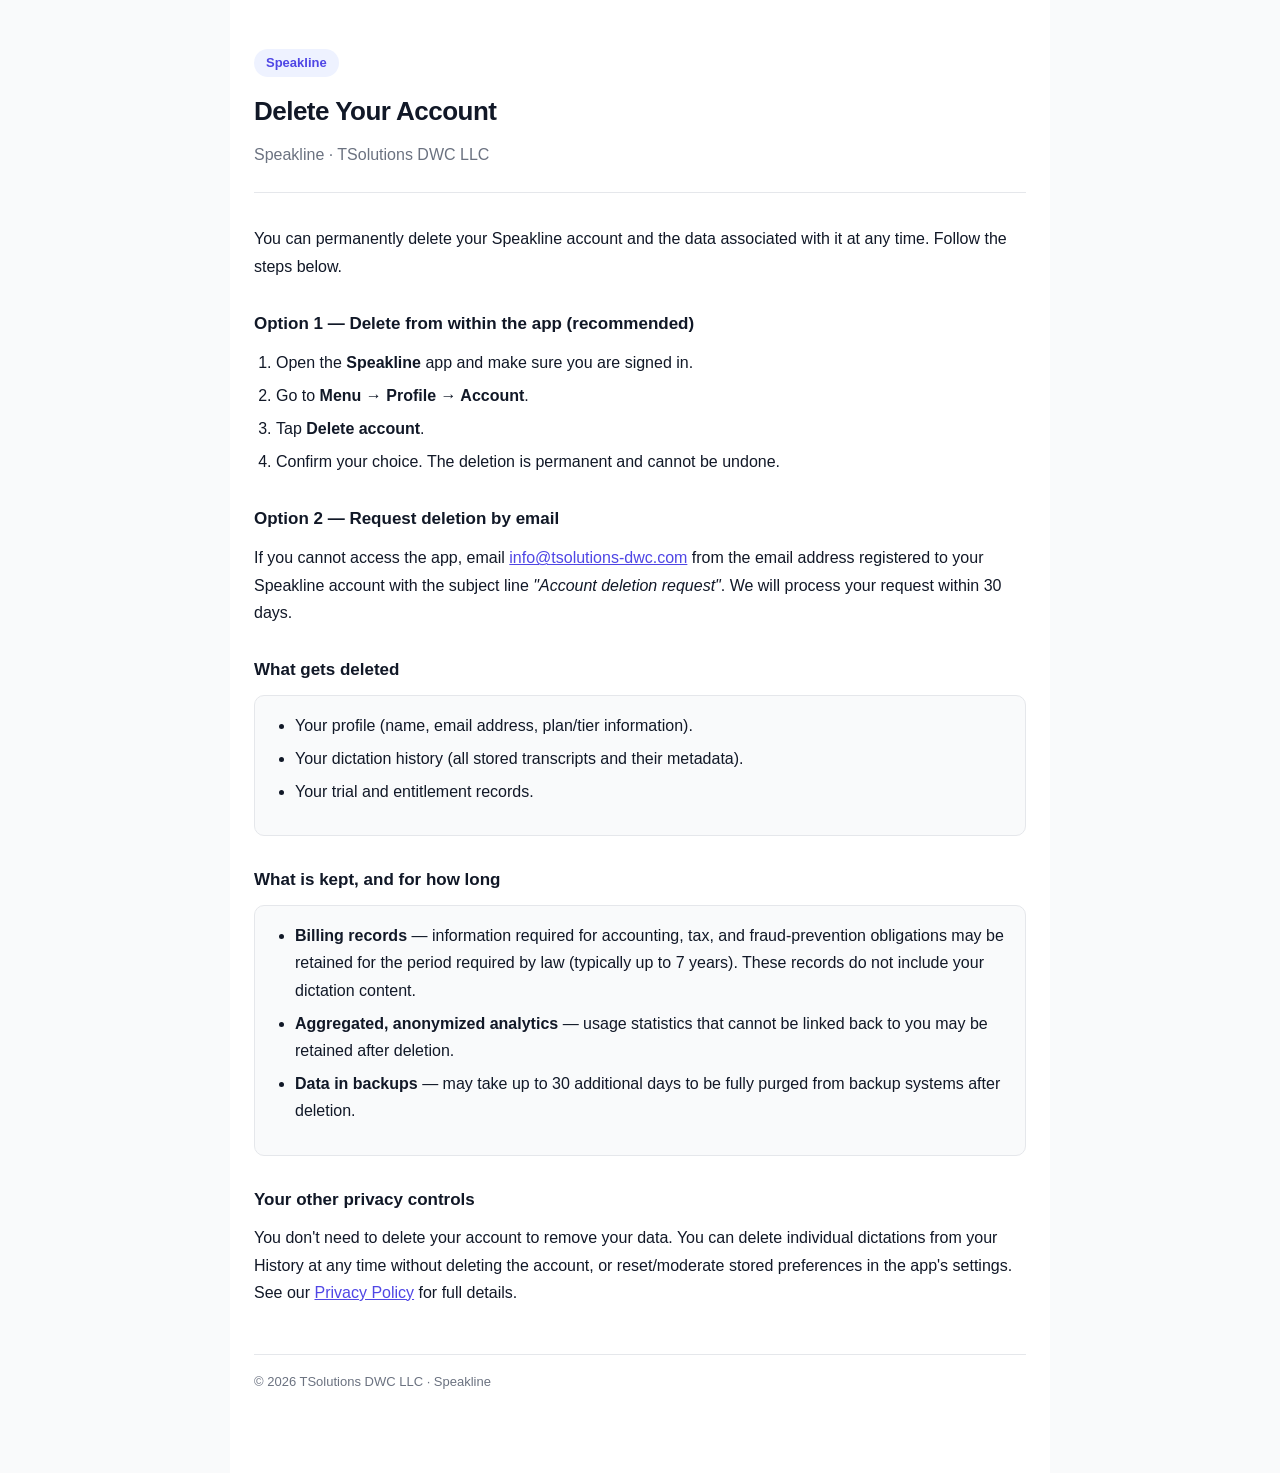
<file: speakline/account-deletion.html>
<!DOCTYPE html>
<html lang="en">
<head>
<meta charset="UTF-8">
<meta name="viewport" content="width=device-width, initial-scale=1.0">
<title>Speakline — Delete Your Account</title>
<style>
  :root { --primary: #4F46E5; --ink: #111827; --muted: #6B7280; --border: #E5E7EB; --bg: #FFFFFF; --bg-soft: #F9FAFB; }
  * { box-sizing: border-box; }
  body { font-family: -apple-system, BlinkMacSystemFont, "Segoe UI", Roboto, "Helvetica Neue", Arial, sans-serif; color: var(--ink); line-height: 1.7; margin: 0; background: var(--bg-soft); }
  .wrap { max-width: 820px; margin: 0 auto; padding: 48px 24px 80px; background: var(--bg); }
  header { border-bottom: 1px solid var(--border); padding-bottom: 24px; margin-bottom: 32px; }
  header h1 { font-size: 26px; margin: 0 0 8px; letter-spacing: -0.02em; }
  header p { margin: 0; color: var(--muted); }
  .badge { display: inline-block; background: #EEF2FF; color: var(--primary); font-size: 13px; font-weight: 600; border-radius: 999px; padding: 3px 12px; margin-bottom: 12px; }
  h2 { font-size: 17px; margin: 30px 0 10px; }
  p { margin: 0 0 14px; }
  ul, ol { margin: 0 0 14px; padding-left: 22px; }
  li { margin-bottom: 6px; }
  .box { background: var(--bg-soft); border: 1px solid var(--border); border-radius: 10px; padding: 16px 18px; margin: 8px 0 18px; }
  a { color: var(--primary); }
  footer { margin-top: 48px; padding-top: 16px; border-top: 1px solid var(--border); color: var(--muted); font-size: 13px; }
</style>
</head>
<body>
<div class="wrap">

<header>
  <span class="badge">Speakline</span>
  <h1>Delete Your Account</h1>
  <p>Speakline · TSolutions DWC LLC</p>
</header>

<p>You can permanently delete your Speakline account and the data associated with it at any time. Follow the steps below.</p>

<h2>Option 1 — Delete from within the app (recommended)</h2>
<ol>
  <li>Open the <strong>Speakline</strong> app and make sure you are signed in.</li>
  <li>Go to <strong>Menu → Profile → Account</strong>.</li>
  <li>Tap <strong>Delete account</strong>.</li>
  <li>Confirm your choice. The deletion is permanent and cannot be undone.</li>
</ol>

<h2>Option 2 — Request deletion by email</h2>
<p>If you cannot access the app, email <a href="mailto:info@tsolutions-dwc.com">info@tsolutions-dwc.com</a> from the email address registered to your Speakline account with the subject line <em>"Account deletion request"</em>. We will process your request within 30 days.</p>

<h2>What gets deleted</h2>
<div class="box">
<ul>
  <li>Your profile (name, email address, plan/tier information).</li>
  <li>Your dictation history (all stored transcripts and their metadata).</li>
  <li>Your trial and entitlement records.</li>
</ul>
</div>

<h2>What is kept, and for how long</h2>
<div class="box">
<ul>
  <li><strong>Billing records</strong> — information required for accounting, tax, and fraud-prevention obligations may be retained for the period required by law (typically up to 7 years). These records do not include your dictation content.</li>
  <li><strong>Aggregated, anonymized analytics</strong> — usage statistics that cannot be linked back to you may be retained after deletion.</li>
  <li><strong>Data in backups</strong> — may take up to 30 additional days to be fully purged from backup systems after deletion.</li>
</ul>
</div>

<h2>Your other privacy controls</h2>
<p>You don't need to delete your account to remove your data. You can delete individual dictations from your History at any time without deleting the account, or reset/moderate stored preferences in the app's settings. See our <a href="https://talhatbt.github.io/speakline/privacy-policy.html">Privacy Policy</a> for full details.</p>

<footer>&copy; 2026 TSolutions DWC LLC &middot; Speakline</footer>
</div>
</body>
</html>
</file>
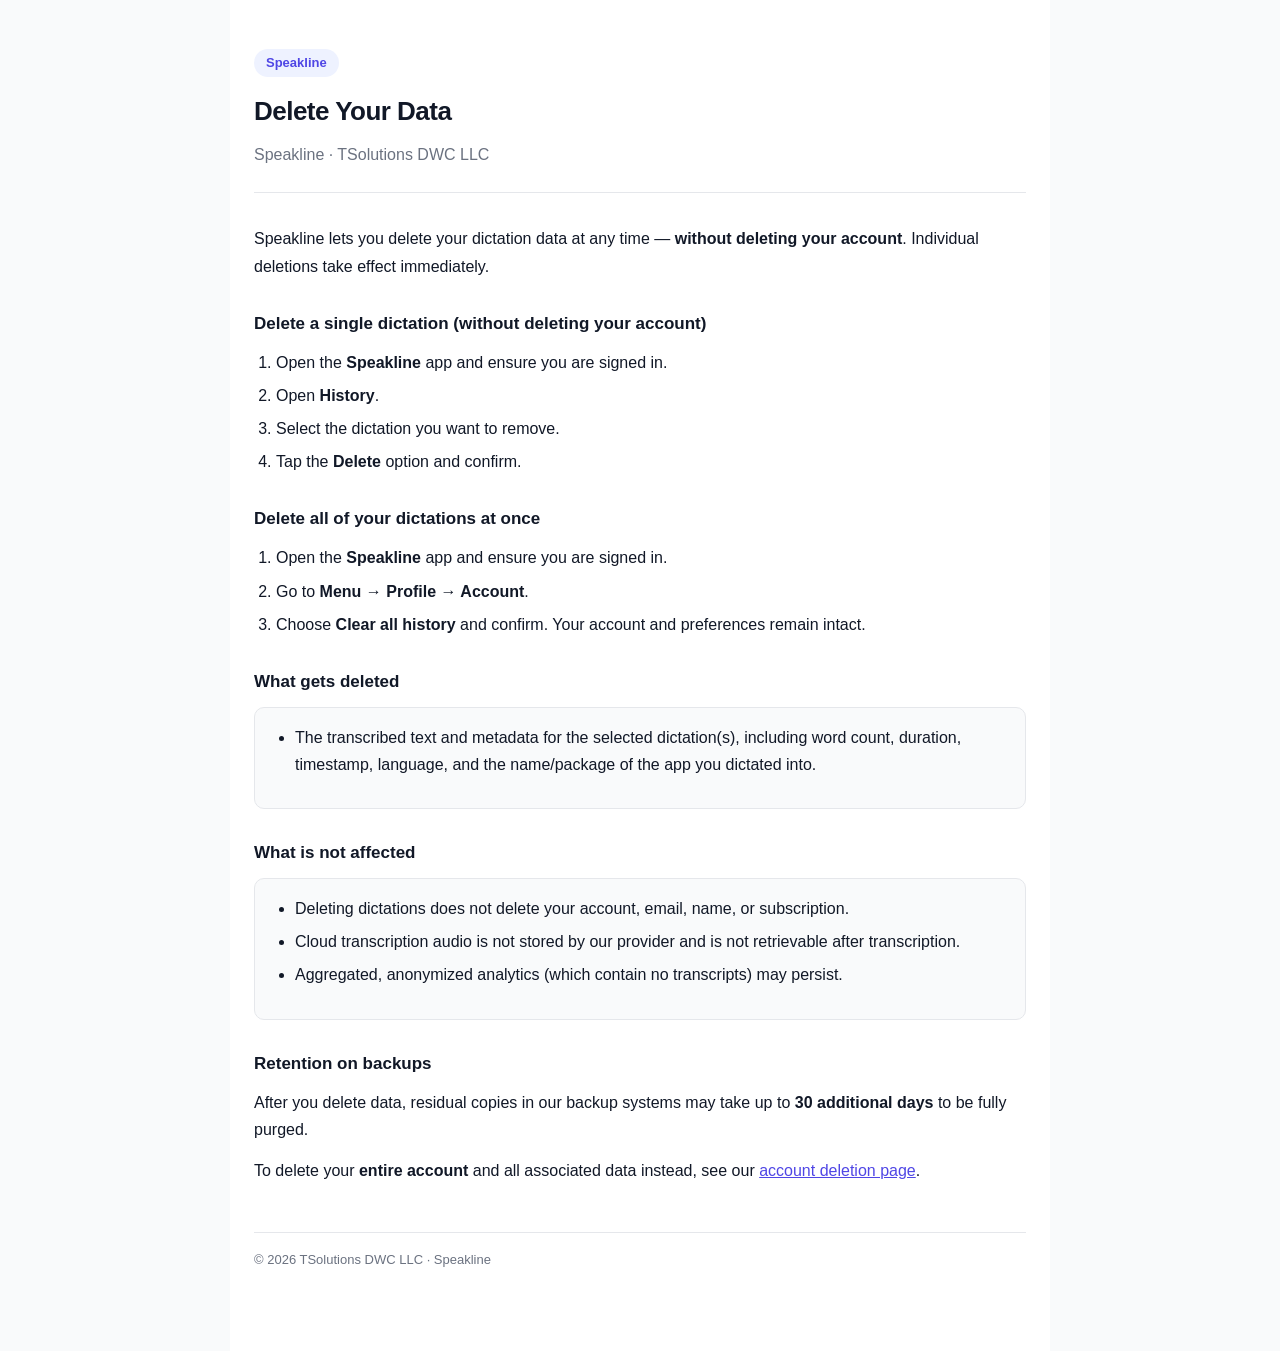
<file: speakline/delete-data.html>
<!DOCTYPE html>
<html lang="en">
<head>
<meta charset="UTF-8">
<meta name="viewport" content="width=device-width, initial-scale=1.0">
<title>Speakline — Delete Your Data</title>
<style>
  :root { --primary: #4F46E5; --ink: #111827; --muted: #6B7280; --border: #E5E7EB; --bg: #FFFFFF; --bg-soft: #F9FAFB; }
  * { box-sizing: border-box; }
  body { font-family: -apple-system, BlinkMacSystemFont, "Segoe UI", Roboto, "Helvetica Neue", Arial, sans-serif; color: var(--ink); line-height: 1.7; margin: 0; background: var(--bg-soft); }
  .wrap { max-width: 820px; margin: 0 auto; padding: 48px 24px 80px; background: var(--bg); }
  header { border-bottom: 1px solid var(--border); padding-bottom: 24px; margin-bottom: 32px; }
  header h1 { font-size: 26px; margin: 0 0 8px; letter-spacing: -0.02em; }
  header p { margin: 0; color: var(--muted); }
  .badge { display: inline-block; background: #EEF2FF; color: var(--primary); font-size: 13px; font-weight: 600; border-radius: 999px; padding: 3px 12px; margin-bottom: 12px; }
  h2 { font-size: 17px; margin: 30px 0 10px; }
  p { margin: 0 0 14px; }
  ul, ol { margin: 0 0 14px; padding-left: 22px; }
  li { margin-bottom: 6px; }
  .box { background: var(--bg-soft); border: 1px solid var(--border); border-radius: 10px; padding: 16px 18px; margin: 8px 0 18px; }
  a { color: var(--primary); }
  footer { margin-top: 48px; padding-top: 16px; border-top: 1px solid var(--border); color: var(--muted); font-size: 13px; }
</style>
</head>
<body>
<div class="wrap">

<header>
  <span class="badge">Speakline</span>
  <h1>Delete Your Data</h1>
  <p>Speakline · TSolutions DWC LLC</p>
</header>

<p>Speakline lets you delete your dictation data at any time — <strong>without deleting your account</strong>. Individual deletions take effect immediately.</p>

<h2>Delete a single dictation (without deleting your account)</h2>
<ol>
  <li>Open the <strong>Speakline</strong> app and ensure you are signed in.</li>
  <li>Open <strong>History</strong>.</li>
  <li>Select the dictation you want to remove.</li>
  <li>Tap the <strong>Delete</strong> option and confirm.</li>
</ol>

<h2>Delete all of your dictations at once</h2>
<ol>
  <li>Open the <strong>Speakline</strong> app and ensure you are signed in.</li>
  <li>Go to <strong>Menu → Profile → Account</strong>.</li>
  <li>Choose <strong>Clear all history</strong> and confirm. Your account and preferences remain intact.</li>
</ol>

<h2>What gets deleted</h2>
<div class="box">
<ul>
  <li>The transcribed text and metadata for the selected dictation(s), including word count, duration, timestamp, language, and the name/package of the app you dictated into.</li>
</ul>
</div>

<h2>What is not affected</h2>
<div class="box">
<ul>
  <li>Deleting dictations does not delete your account, email, name, or subscription.</li>
  <li>Cloud transcription audio is not stored by our provider and is not retrievable after transcription.</li>
  <li>Aggregated, anonymized analytics (which contain no transcripts) may persist.</li>
</ul>
</div>

<h2>Retention on backups</h2>
<p>After you delete data, residual copies in our backup systems may take up to <strong>30 additional days</strong> to be fully purged.</p>

<p>To delete your <strong>entire account</strong> and all associated data instead, see our <a href="https://talhatbt.github.io/speakline/account-deletion.html">account deletion page</a>.</p>

<footer>&copy; 2026 TSolutions DWC LLC &middot; Speakline</footer>
</div>
</body>
</html>
</file>
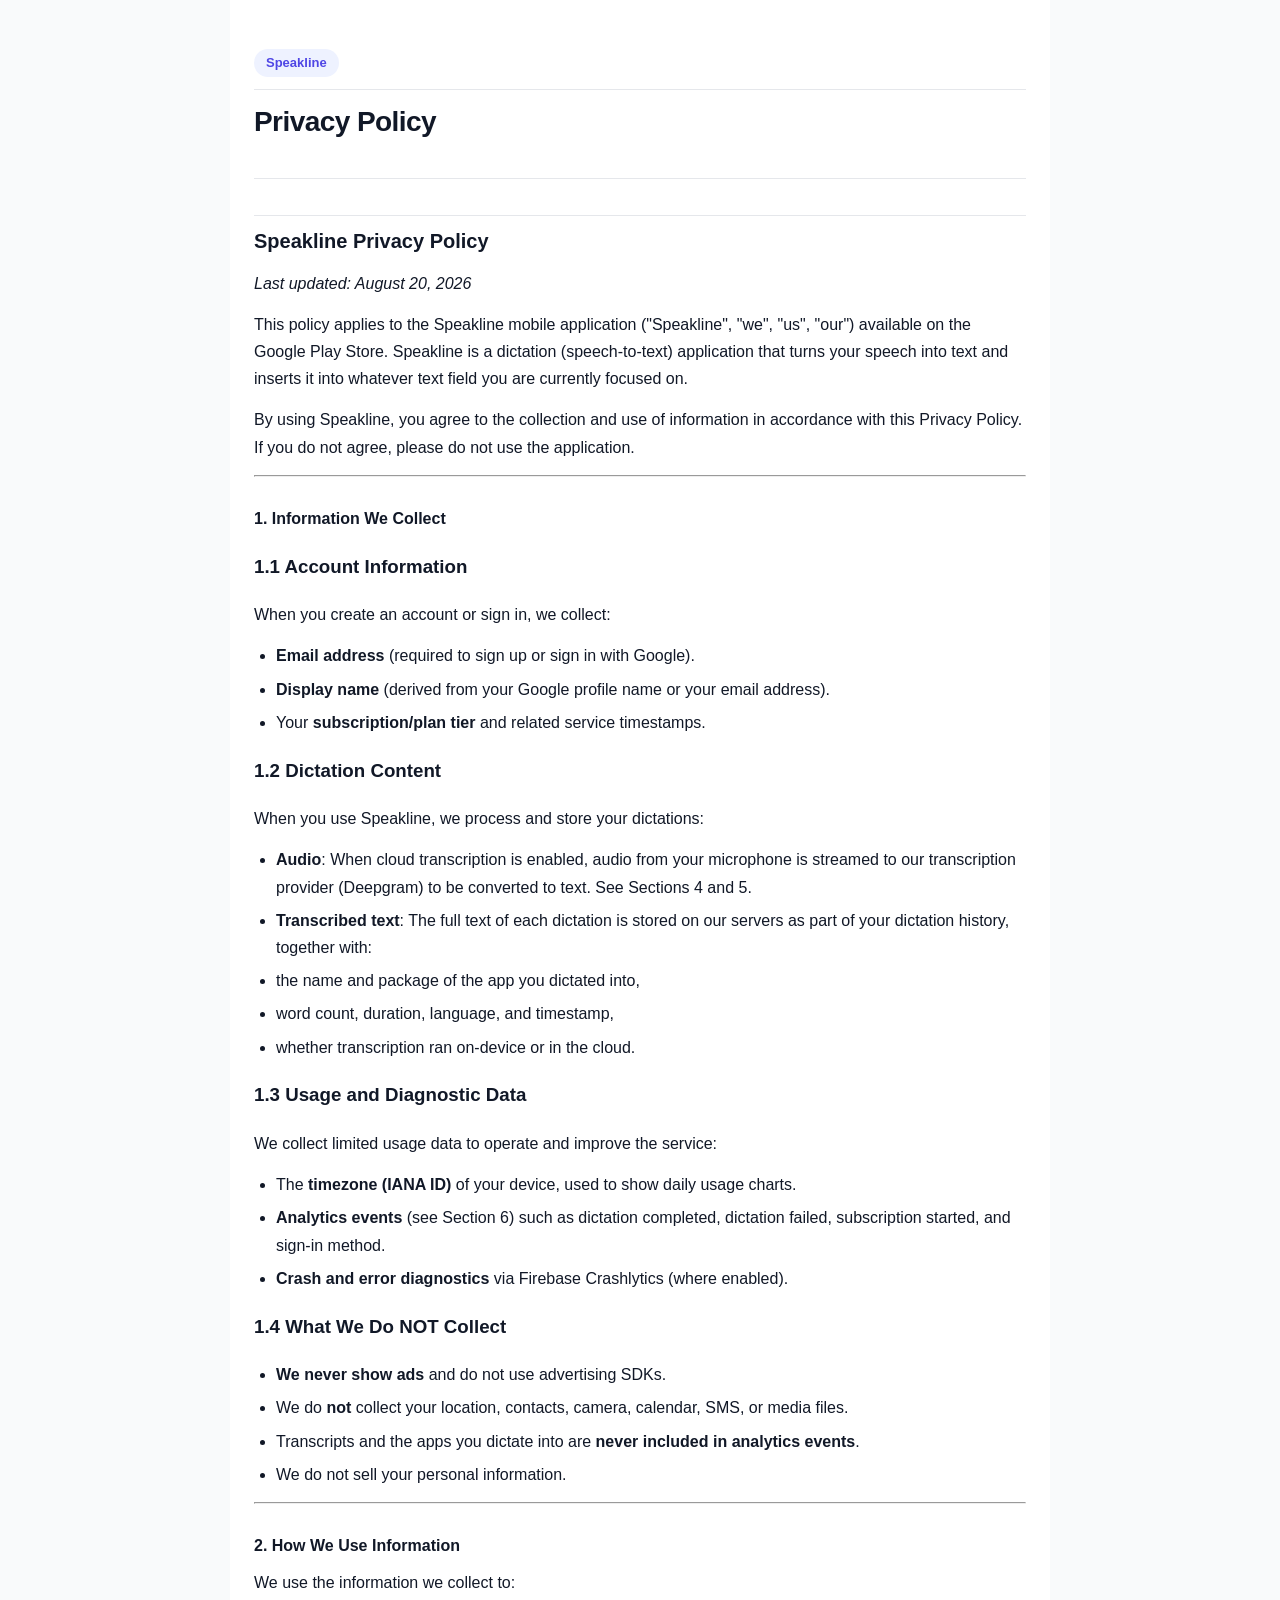
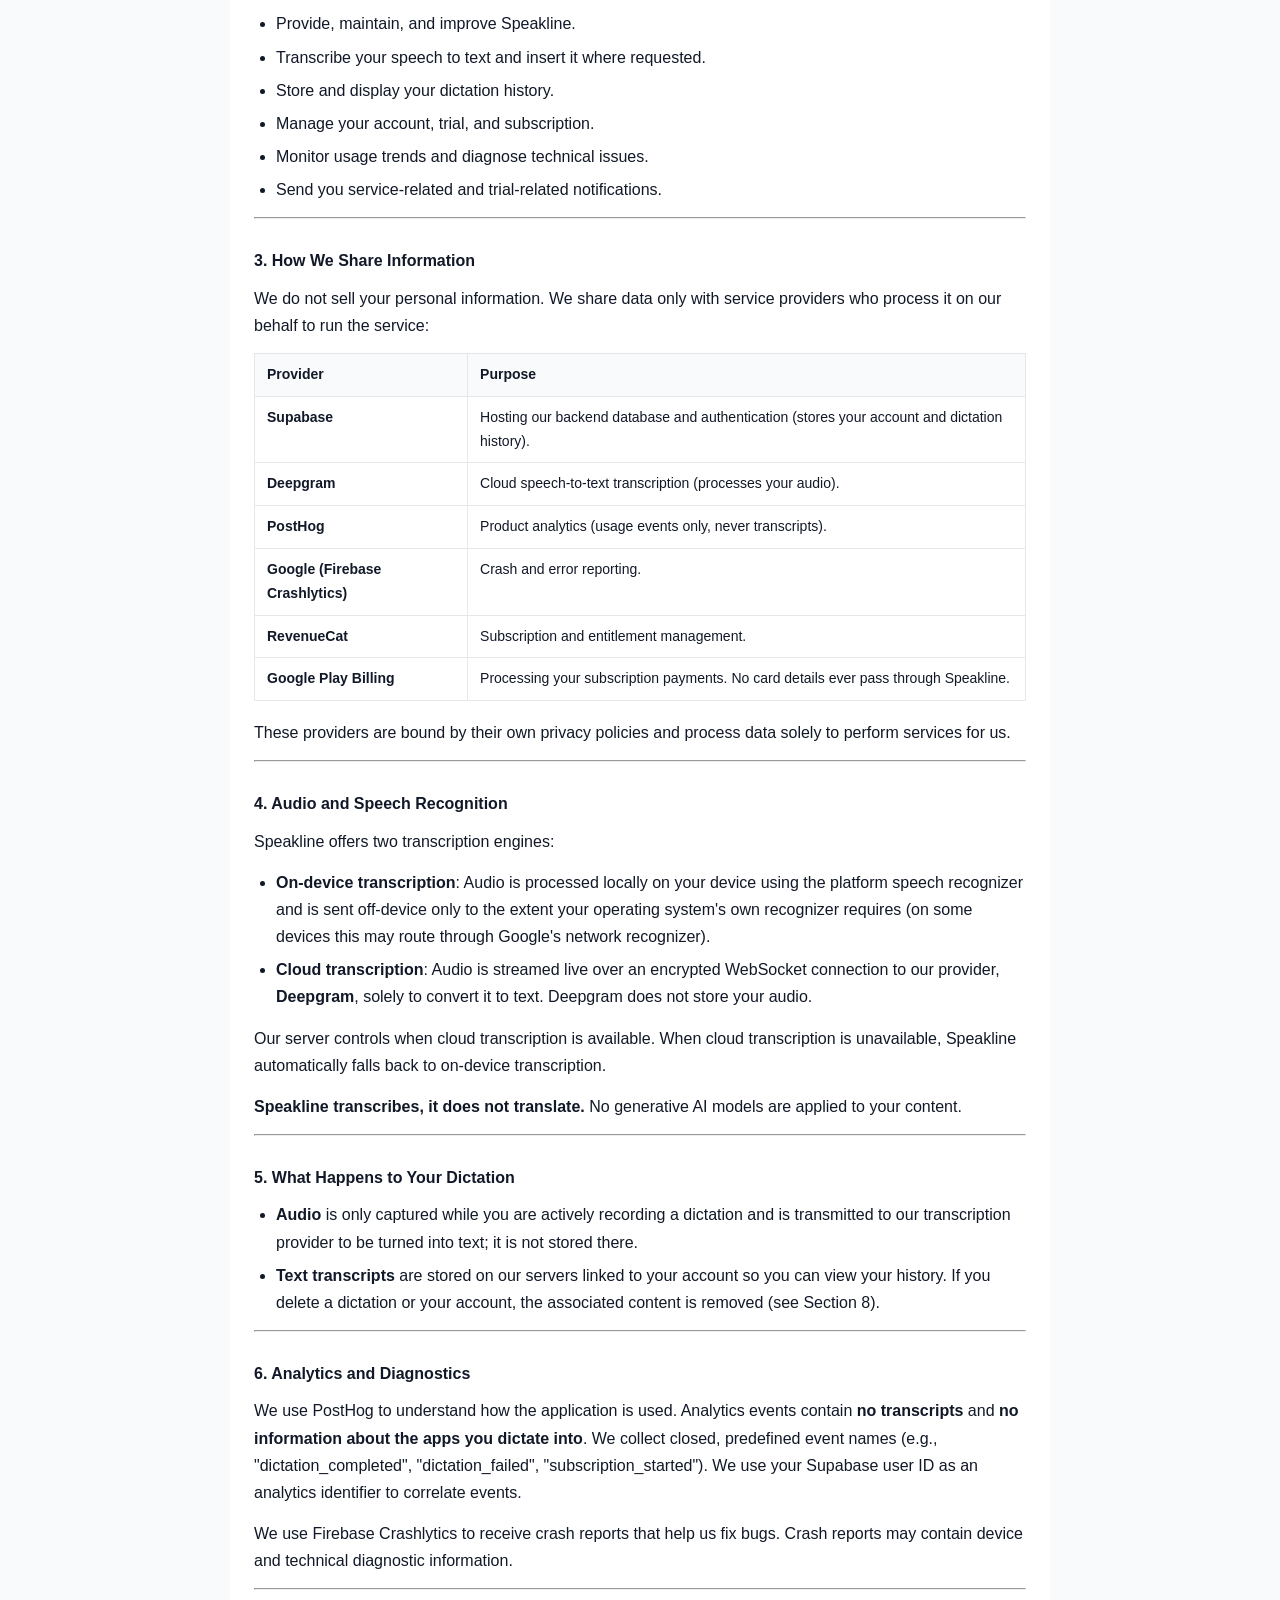
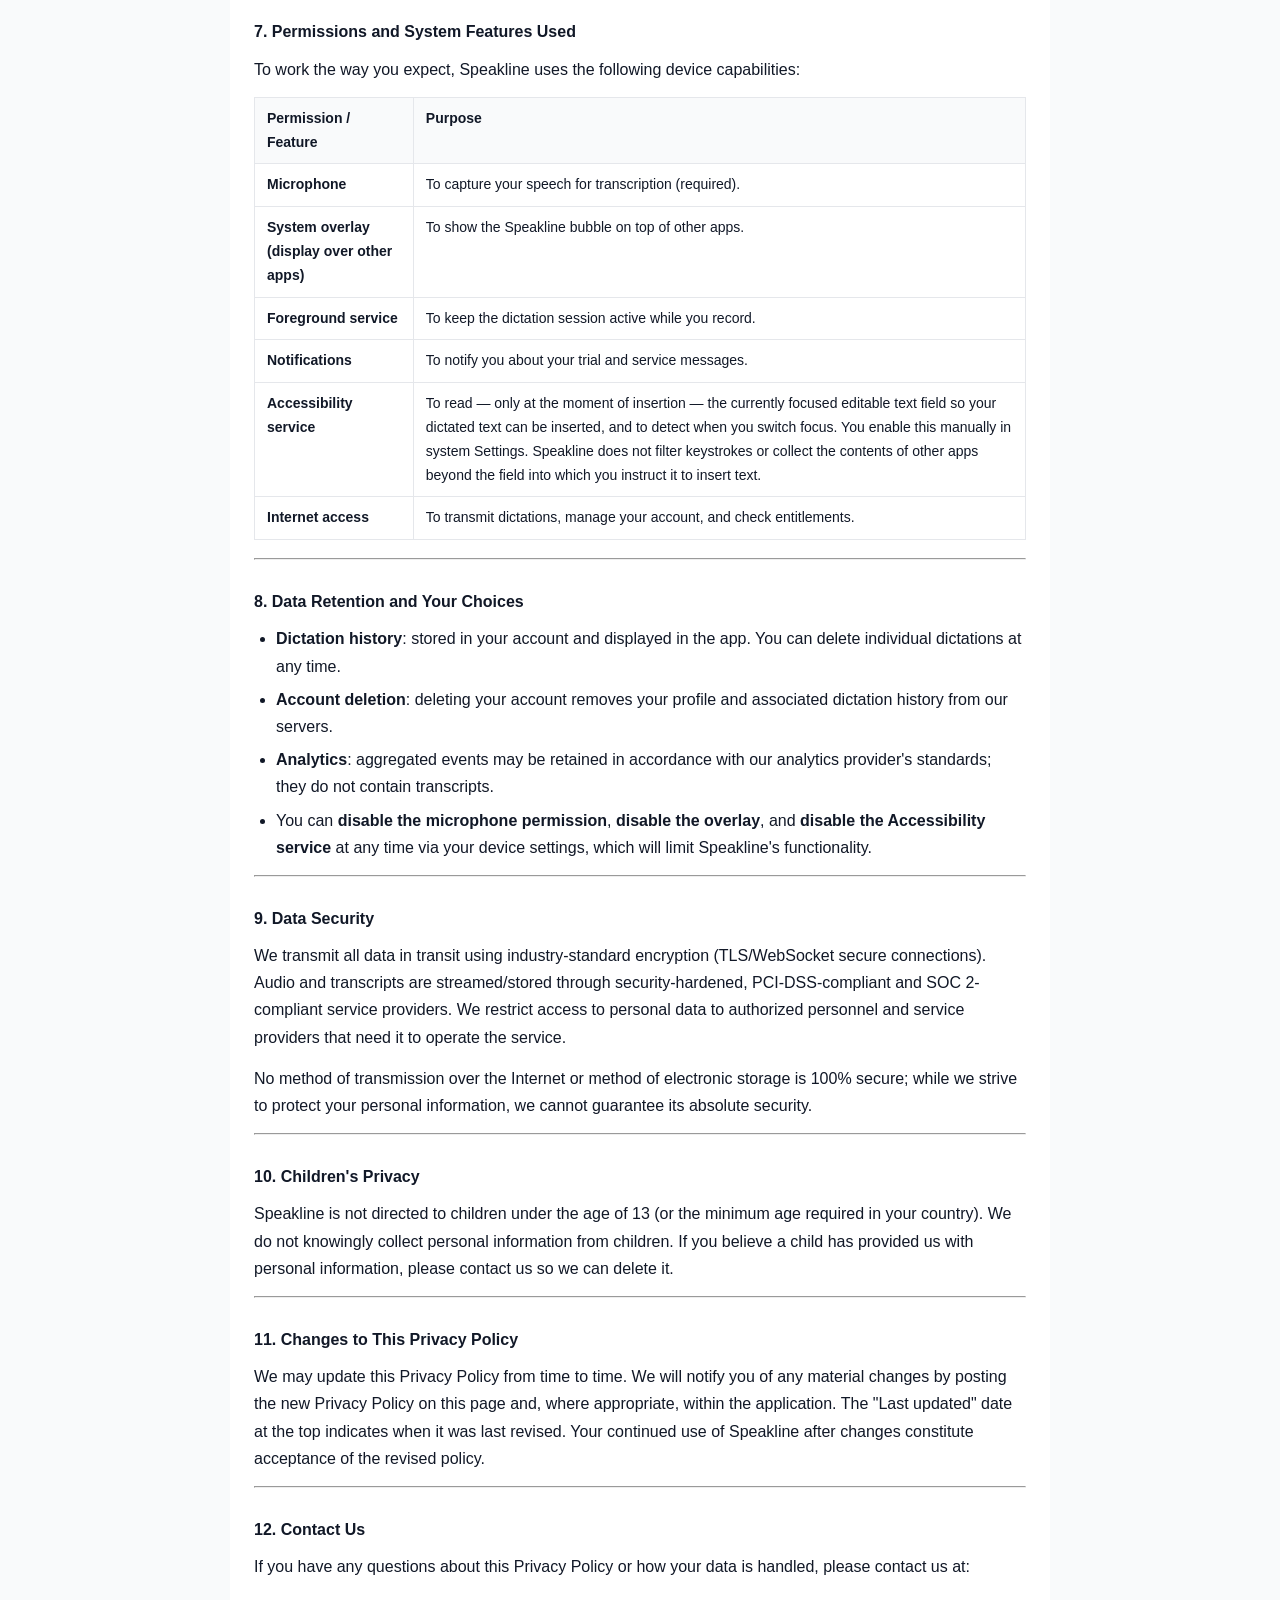
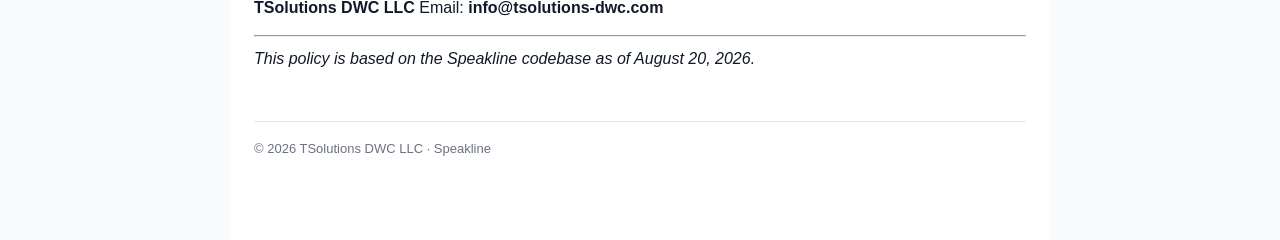
<file: speakline/privacy-policy.html>
<!DOCTYPE html>
<html lang="en">
<head>
<meta charset="UTF-8">
<meta name="viewport" content="width=device-width, initial-scale=1.0">
<title>Speakline Privacy Policy</title>
<style>
  :root { --primary: #4F46E5; --ink: #111827; --muted: #6B7280; --border: #E5E7EB; --bg: #FFFFFF; --bg-soft: #F9FAFB; }
  * { box-sizing: border-box; }
  body { font-family: -apple-system, BlinkMacSystemFont, "Segoe UI", Roboto, "Helvetica Neue", Arial, sans-serif; color: var(--ink); line-height: 1.7; margin: 0; background: var(--bg-soft); }
  .wrap { max-width: 820px; margin: 0 auto; padding: 48px 24px 80px; background: var(--bg); }
  header { border-bottom: 1px solid var(--border); padding-bottom: 24px; margin-bottom: 32px; }
  header h1 { font-size: 28px; margin: 0 0 8px; letter-spacing: -0.02em; }
  header p { margin: 0; color: var(--muted); }
  .badge { display: inline-block; background: #EEF2FF; color: var(--primary); font-size: 13px; font-weight: 600; border-radius: 999px; padding: 3px 12px; margin-bottom: 12px; }
  h1 { font-size: 20px; margin: 36px 0 12px; padding-top: 8px; border-top: 1px solid var(--border); color: var(--ink); }
  h1:first-child { border-top: none; }
  h2 { font-size: 16px; margin: 28px 0 10px; color: var(--ink); }
  p { margin: 0 0 14px; }
  ul, ol { margin: 0 0 14px; padding-left: 22px; }
  li { margin-bottom: 6px; }
  table { width: 100%; border-collapse: collapse; margin: 12px 0 18px; font-size: 14px; }
  th, td { text-align: left; border: 1px solid var(--border); padding: 9px 12px; vertical-align: top; }
  th { background: var(--bg-soft); font-weight: 600; }
  a { color: var(--primary); }
  footer { margin-top: 48px; padding-top: 16px; border-top: 1px solid var(--border); color: var(--muted); font-size: 13px; }
  @media (max-width: 600px) { .wrap { padding: 32px 18px 60px; } header h1 { font-size: 24px; } }
</style>
</head>
<body>
<div class="wrap">
<header>
  <span class="badge">Speakline</span>
  <h1>Privacy Policy</h1>
</header>
<h1>Speakline Privacy Policy</h1>
<p><em>Last updated: August 20, 2026</em></p>
<p>This policy applies to the Speakline mobile application ("Speakline", "we", "us", "our") available on the Google Play Store. Speakline is a dictation (speech-to-text) application that turns your speech into text and inserts it into whatever text field you are currently focused on.</p>
<p>By using Speakline, you agree to the collection and use of information in accordance with this Privacy Policy. If you do not agree, please do not use the application.</p>
<hr />
<h2>1. Information We Collect</h2>
<h3>1.1 Account Information</h3>
<p>When you create an account or sign in, we collect:</p>
<ul>
<li><strong>Email address</strong> (required to sign up or sign in with Google).</li>
<li><strong>Display name</strong> (derived from your Google profile name or your email address).</li>
<li>Your <strong>subscription/plan tier</strong> and related service timestamps.</li>
</ul>
<h3>1.2 Dictation Content</h3>
<p>When you use Speakline, we process and store your dictations:</p>
<ul>
<li><strong>Audio</strong>: When cloud transcription is enabled, audio from your microphone is streamed to our transcription provider (Deepgram) to be converted to text. See Sections 4 and 5.</li>
<li><strong>Transcribed text</strong>: The full text of each dictation is stored on our servers as part of your dictation history, together with:</li>
<li>the name and package of the app you dictated into,</li>
<li>word count, duration, language, and timestamp,</li>
<li>whether transcription ran on-device or in the cloud.</li>
</ul>
<h3>1.3 Usage and Diagnostic Data</h3>
<p>We collect limited usage data to operate and improve the service:</p>
<ul>
<li>The <strong>timezone (IANA ID)</strong> of your device, used to show daily usage charts.</li>
<li><strong>Analytics events</strong> (see Section 6) such as dictation completed, dictation failed, subscription started, and sign-in method.</li>
<li><strong>Crash and error diagnostics</strong> via Firebase Crashlytics (where enabled).</li>
</ul>
<h3>1.4 What We Do NOT Collect</h3>
<ul>
<li><strong>We never show ads</strong> and do not use advertising SDKs.</li>
<li>We do <strong>not</strong> collect your location, contacts, camera, calendar, SMS, or media files.</li>
<li>Transcripts and the apps you dictate into are <strong>never included in analytics events</strong>.</li>
<li>We do not sell your personal information.</li>
</ul>
<hr />
<h2>2. How We Use Information</h2>
<p>We use the information we collect to:</p>
<ul>
<li>Provide, maintain, and improve Speakline.</li>
<li>Transcribe your speech to text and insert it where requested.</li>
<li>Store and display your dictation history.</li>
<li>Manage your account, trial, and subscription.</li>
<li>Monitor usage trends and diagnose technical issues.</li>
<li>Send you service-related and trial-related notifications.</li>
</ul>
<hr />
<h2>3. How We Share Information</h2>
<p>We do not sell your personal information. We share data only with service providers who process it on our behalf to run the service:</p>
<table>
<thead>
<tr>
<th>Provider</th>
<th>Purpose</th>
</tr>
</thead>
<tbody>
<tr>
<td><strong>Supabase</strong></td>
<td>Hosting our backend database and authentication (stores your account and dictation history).</td>
</tr>
<tr>
<td><strong>Deepgram</strong></td>
<td>Cloud speech-to-text transcription (processes your audio).</td>
</tr>
<tr>
<td><strong>PostHog</strong></td>
<td>Product analytics (usage events only, never transcripts).</td>
</tr>
<tr>
<td><strong>Google (Firebase Crashlytics)</strong></td>
<td>Crash and error reporting.</td>
</tr>
<tr>
<td><strong>RevenueCat</strong></td>
<td>Subscription and entitlement management.</td>
</tr>
<tr>
<td><strong>Google Play Billing</strong></td>
<td>Processing your subscription payments. No card details ever pass through Speakline.</td>
</tr>
</tbody>
</table>
<p>These providers are bound by their own privacy policies and process data solely to perform services for us.</p>
<hr />
<h2>4. Audio and Speech Recognition</h2>
<p>Speakline offers two transcription engines:</p>
<ul>
<li><strong>On-device transcription</strong>: Audio is processed locally on your device using the platform speech recognizer and is sent off-device only to the extent your operating system's own recognizer requires (on some devices this may route through Google's network recognizer).</li>
<li><strong>Cloud transcription</strong>: Audio is streamed live over an encrypted WebSocket connection to our provider, <strong>Deepgram</strong>, solely to convert it to text. Deepgram does not store your audio.</li>
</ul>
<p>Our server controls when cloud transcription is available. When cloud transcription is unavailable, Speakline automatically falls back to on-device transcription.</p>
<p><strong>Speakline transcribes, it does not translate.</strong> No generative AI models are applied to your content.</p>
<hr />
<h2>5. What Happens to Your Dictation</h2>
<ul>
<li><strong>Audio</strong> is only captured while you are actively recording a dictation and is transmitted to our transcription provider to be turned into text; it is not stored there.</li>
<li><strong>Text transcripts</strong> are stored on our servers linked to your account so you can view your history. If you delete a dictation or your account, the associated content is removed (see Section 8).</li>
</ul>
<hr />
<h2>6. Analytics and Diagnostics</h2>
<p>We use PostHog to understand how the application is used. Analytics events contain <strong>no transcripts</strong> and <strong>no information about the apps you dictate into</strong>. We collect closed, predefined event names (e.g., "dictation_completed", "dictation_failed", "subscription_started"). We use your Supabase user ID as an analytics identifier to correlate events.</p>
<p>We use Firebase Crashlytics to receive crash reports that help us fix bugs. Crash reports may contain device and technical diagnostic information.</p>
<hr />
<h2>7. Permissions and System Features Used</h2>
<p>To work the way you expect, Speakline uses the following device capabilities:</p>
<table>
<thead>
<tr>
<th>Permission / Feature</th>
<th>Purpose</th>
</tr>
</thead>
<tbody>
<tr>
<td><strong>Microphone</strong></td>
<td>To capture your speech for transcription (required).</td>
</tr>
<tr>
<td><strong>System overlay (display over other apps)</strong></td>
<td>To show the Speakline bubble on top of other apps.</td>
</tr>
<tr>
<td><strong>Foreground service</strong></td>
<td>To keep the dictation session active while you record.</td>
</tr>
<tr>
<td><strong>Notifications</strong></td>
<td>To notify you about your trial and service messages.</td>
</tr>
<tr>
<td><strong>Accessibility service</strong></td>
<td>To read — only at the moment of insertion — the currently focused editable text field so your dictated text can be inserted, and to detect when you switch focus. You enable this manually in system Settings. Speakline does not filter keystrokes or collect the contents of other apps beyond the field into which you instruct it to insert text.</td>
</tr>
<tr>
<td><strong>Internet access</strong></td>
<td>To transmit dictations, manage your account, and check entitlements.</td>
</tr>
</tbody>
</table>
<hr />
<h2>8. Data Retention and Your Choices</h2>
<ul>
<li><strong>Dictation history</strong>: stored in your account and displayed in the app. You can delete individual dictations at any time.</li>
<li><strong>Account deletion</strong>: deleting your account removes your profile and associated dictation history from our servers.</li>
<li><strong>Analytics</strong>: aggregated events may be retained in accordance with our analytics provider's standards; they do not contain transcripts.</li>
<li>You can <strong>disable the microphone permission</strong>, <strong>disable the overlay</strong>, and <strong>disable the Accessibility service</strong> at any time via your device settings, which will limit Speakline's functionality.</li>
</ul>
<hr />
<h2>9. Data Security</h2>
<p>We transmit all data in transit using industry-standard encryption (TLS/WebSocket secure connections). Audio and transcripts are streamed/stored through security-hardened, PCI-DSS-compliant and SOC 2-compliant service providers. We restrict access to personal data to authorized personnel and service providers that need it to operate the service.</p>
<p>No method of transmission over the Internet or method of electronic storage is 100% secure; while we strive to protect your personal information, we cannot guarantee its absolute security.</p>
<hr />
<h2>10. Children's Privacy</h2>
<p>Speakline is not directed to children under the age of 13 (or the minimum age required in your country). We do not knowingly collect personal information from children. If you believe a child has provided us with personal information, please contact us so we can delete it.</p>
<hr />
<h2>11. Changes to This Privacy Policy</h2>
<p>We may update this Privacy Policy from time to time. We will notify you of any material changes by posting the new Privacy Policy on this page and, where appropriate, within the application. The "Last updated" date at the top indicates when it was last revised. Your continued use of Speakline after changes constitute acceptance of the revised policy.</p>
<hr />
<h2>12. Contact Us</h2>
<p>If you have any questions about this Privacy Policy or how your data is handled, please contact us at:</p>
<p><strong>TSolutions DWC LLC</strong>
Email: <strong>info@tsolutions-dwc.com</strong></p>
<hr />
<p><em>This policy is based on the Speakline codebase as of August 20, 2026.</em></p>
<footer>&copy; 2026 TSolutions DWC LLC &middot; Speakline</footer>
</div>
</body>
</html>
</file>
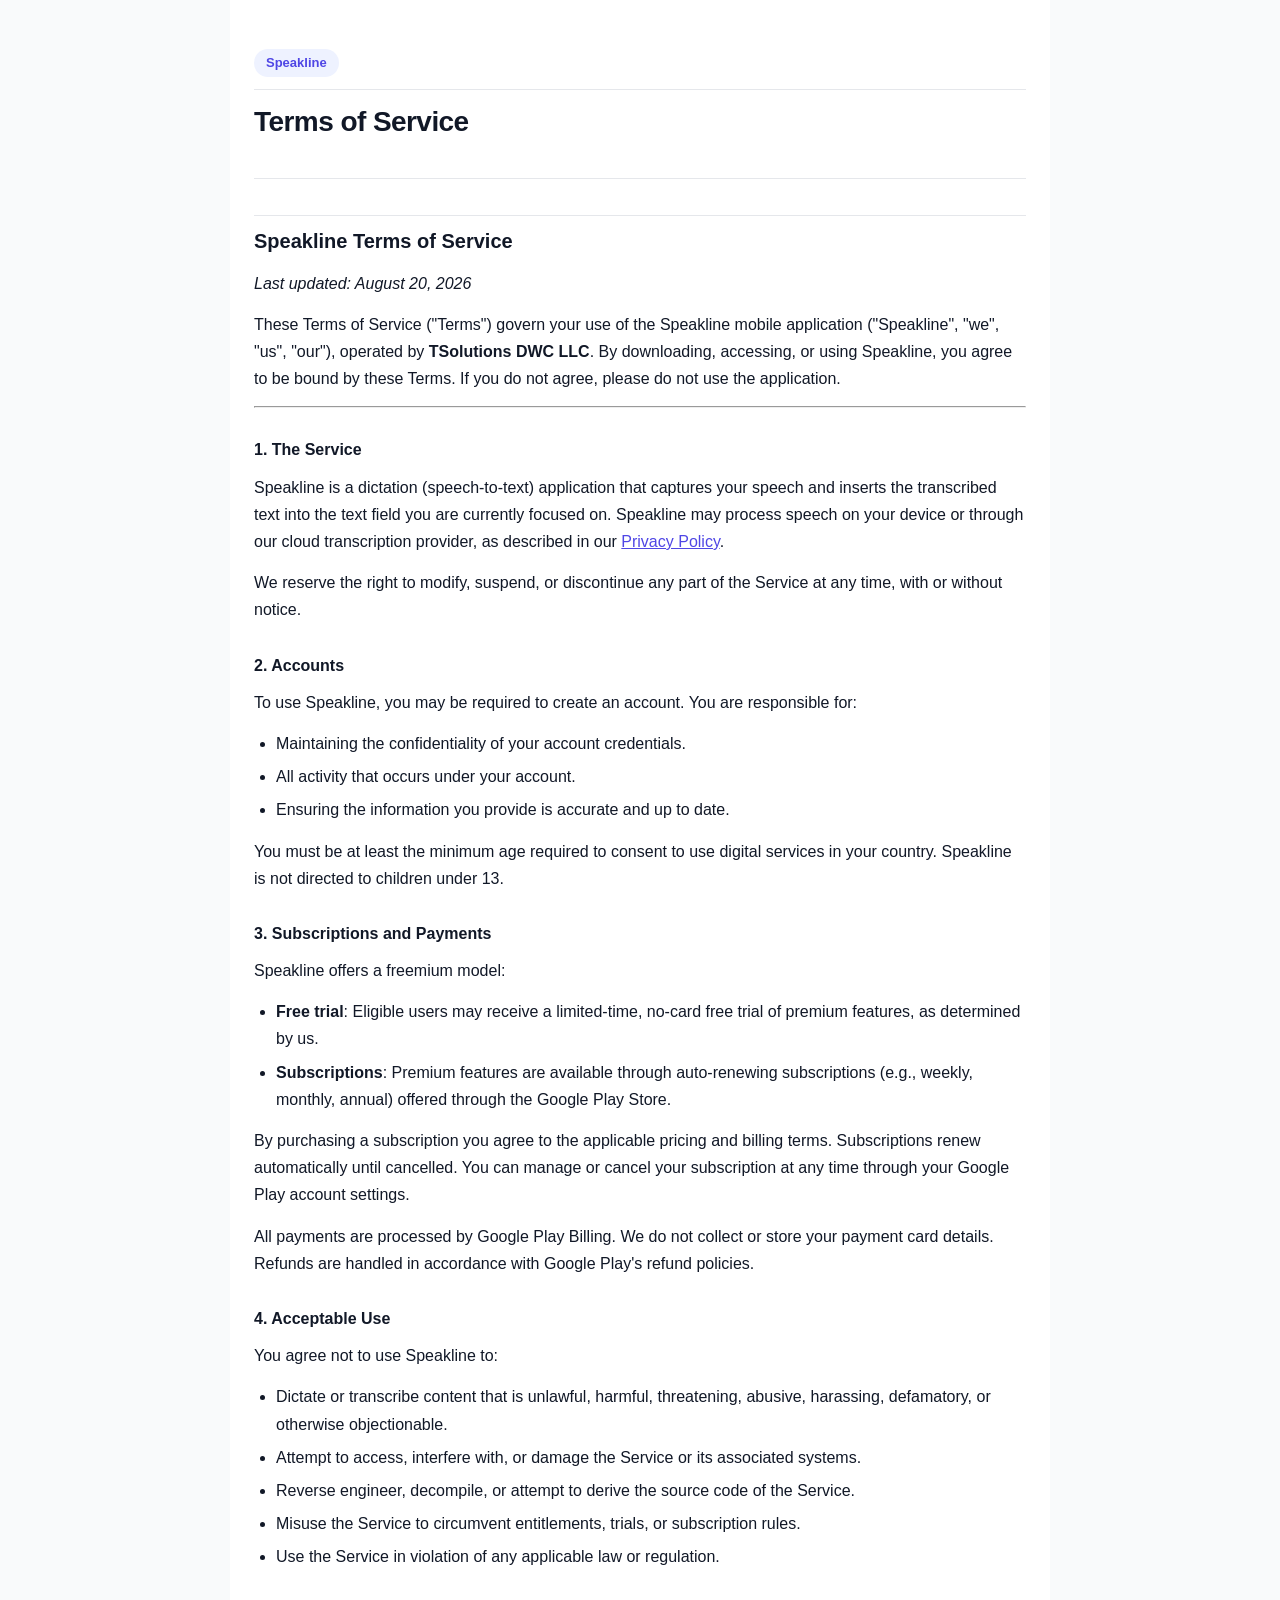
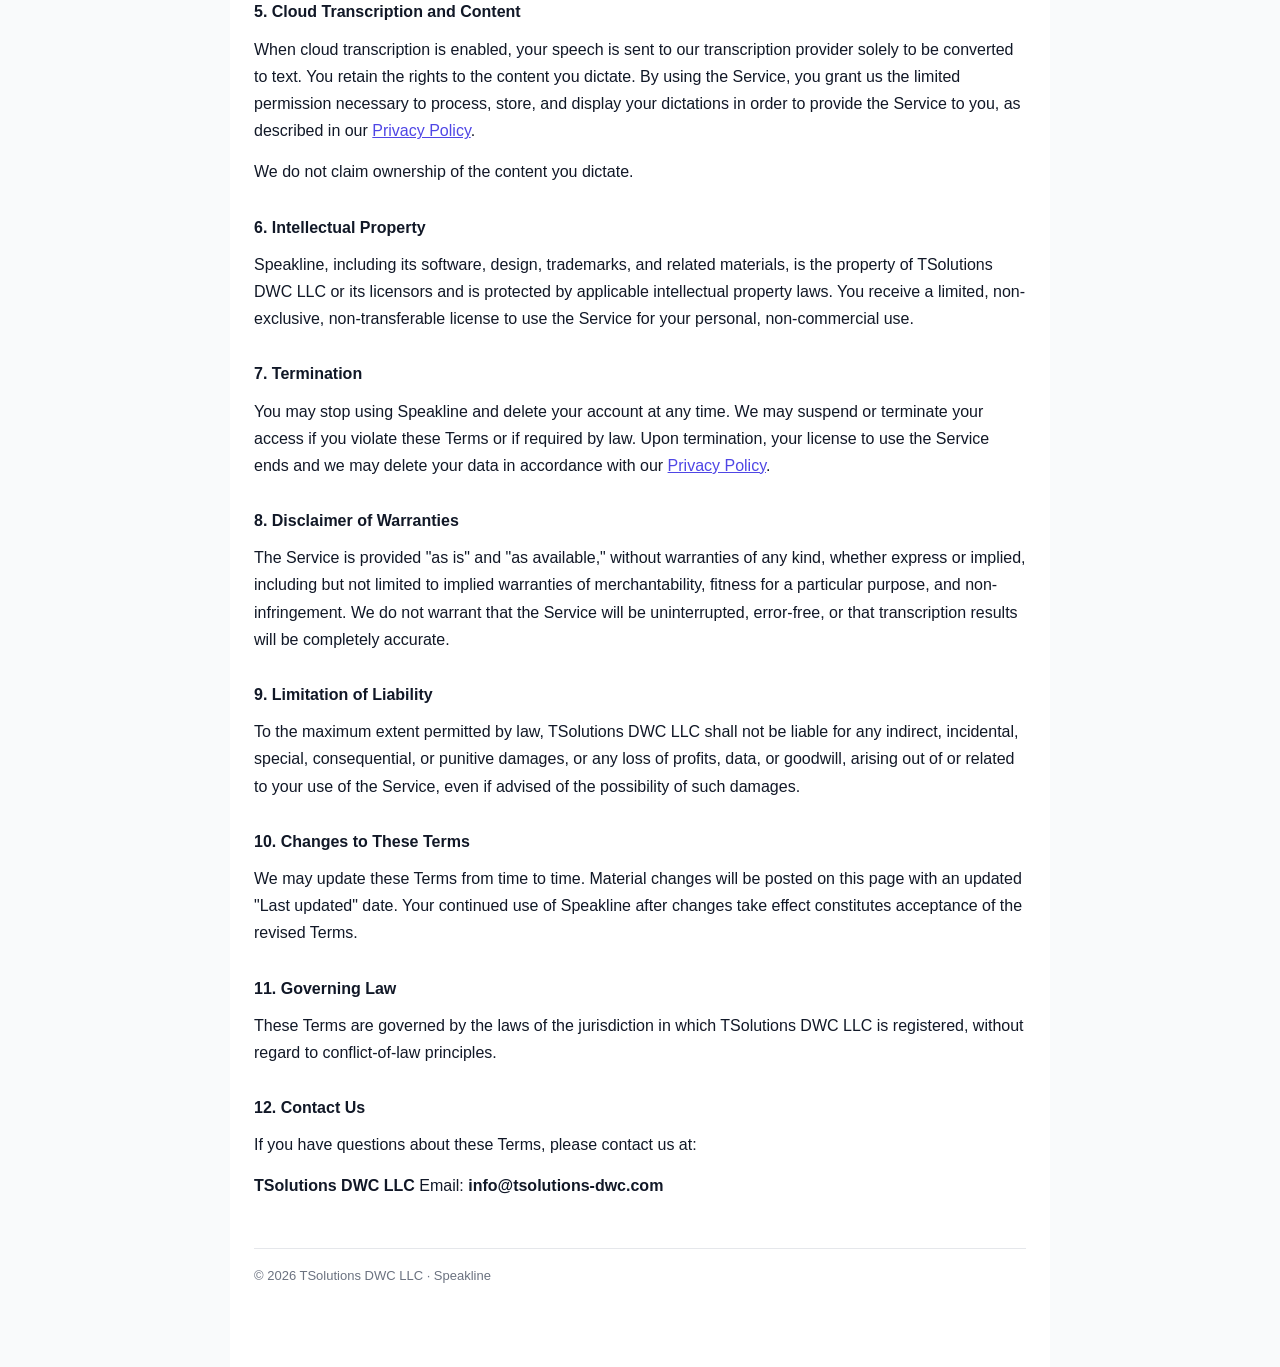
<file: speakline/terms-of-service.html>
<!DOCTYPE html>
<html lang="en">
<head>
<meta charset="UTF-8">
<meta name="viewport" content="width=device-width, initial-scale=1.0">
<title>Speakline Terms of Service</title>
<style>
  :root { --primary: #4F46E5; --ink: #111827; --muted: #6B7280; --border: #E5E7EB; --bg: #FFFFFF; --bg-soft: #F9FAFB; }
  * { box-sizing: border-box; }
  body { font-family: -apple-system, BlinkMacSystemFont, "Segoe UI", Roboto, "Helvetica Neue", Arial, sans-serif; color: var(--ink); line-height: 1.7; margin: 0; background: var(--bg-soft); }
  .wrap { max-width: 820px; margin: 0 auto; padding: 48px 24px 80px; background: var(--bg); }
  header { border-bottom: 1px solid var(--border); padding-bottom: 24px; margin-bottom: 32px; }
  header h1 { font-size: 28px; margin: 0 0 8px; letter-spacing: -0.02em; }
  header p { margin: 0; color: var(--muted); }
  .badge { display: inline-block; background: #EEF2FF; color: var(--primary); font-size: 13px; font-weight: 600; border-radius: 999px; padding: 3px 12px; margin-bottom: 12px; }
  h1 { font-size: 20px; margin: 36px 0 12px; padding-top: 8px; border-top: 1px solid var(--border); color: var(--ink); }
  h1:first-child { border-top: none; }
  h2 { font-size: 16px; margin: 28px 0 10px; color: var(--ink); }
  p { margin: 0 0 14px; }
  ul, ol { margin: 0 0 14px; padding-left: 22px; }
  li { margin-bottom: 6px; }
  a { color: var(--primary); }
  footer { margin-top: 48px; padding-top: 16px; border-top: 1px solid var(--border); color: var(--muted); font-size: 13px; }
  @media (max-width: 600px) { .wrap { padding: 32px 18px 60px; } header h1 { font-size: 24px; } }
</style>
</head>
<body>
<div class="wrap">
<header>
  <span class="badge">Speakline</span>
  <h1>Terms of Service</h1>
</header>
<h1>Speakline Terms of Service</h1>
<p><em>Last updated: August 20, 2026</em></p>
<p>These Terms of Service ("Terms") govern your use of the Speakline mobile application ("Speakline", "we", "us", "our"), operated by <strong>TSolutions DWC LLC</strong>. By downloading, accessing, or using Speakline, you agree to be bound by these Terms. If you do not agree, please do not use the application.</p>
<hr />
<h2>1. The Service</h2>
<p>Speakline is a dictation (speech-to-text) application that captures your speech and inserts the transcribed text into the text field you are currently focused on. Speakline may process speech on your device or through our cloud transcription provider, as described in our <a href="https://talhatbt.github.io/speakline/privacy-policy.html">Privacy Policy</a>.</p>
<p>We reserve the right to modify, suspend, or discontinue any part of the Service at any time, with or without notice.</p>
<h2>2. Accounts</h2>
<p>To use Speakline, you may be required to create an account. You are responsible for:</p>
<ul>
<li>Maintaining the confidentiality of your account credentials.</li>
<li>All activity that occurs under your account.</li>
<li>Ensuring the information you provide is accurate and up to date.</li>
</ul>
<p>You must be at least the minimum age required to consent to use digital services in your country. Speakline is not directed to children under 13.</p>
<h2>3. Subscriptions and Payments</h2>
<p>Speakline offers a freemium model:</p>
<ul>
<li><strong>Free trial</strong>: Eligible users may receive a limited-time, no-card free trial of premium features, as determined by us.</li>
<li><strong>Subscriptions</strong>: Premium features are available through auto-renewing subscriptions (e.g., weekly, monthly, annual) offered through the Google Play Store.</li>
</ul>
<p>By purchasing a subscription you agree to the applicable pricing and billing terms. Subscriptions renew automatically until cancelled. You can manage or cancel your subscription at any time through your Google Play account settings.</p>
<p>All payments are processed by Google Play Billing. We do not collect or store your payment card details. Refunds are handled in accordance with Google Play's refund policies.</p>
<h2>4. Acceptable Use</h2>
<p>You agree not to use Speakline to:</p>
<ul>
<li>Dictate or transcribe content that is unlawful, harmful, threatening, abusive, harassing, defamatory, or otherwise objectionable.</li>
<li>Attempt to access, interfere with, or damage the Service or its associated systems.</li>
<li>Reverse engineer, decompile, or attempt to derive the source code of the Service.</li>
<li>Misuse the Service to circumvent entitlements, trials, or subscription rules.</li>
<li>Use the Service in violation of any applicable law or regulation.</li>
</ul>
<h2>5. Cloud Transcription and Content</h2>
<p>When cloud transcription is enabled, your speech is sent to our transcription provider solely to be converted to text. You retain the rights to the content you dictate. By using the Service, you grant us the limited permission necessary to process, store, and display your dictations in order to provide the Service to you, as described in our <a href="https://talhatbt.github.io/speakline/privacy-policy.html">Privacy Policy</a>.</p>
<p>We do not claim ownership of the content you dictate.</p>
<h2>6. Intellectual Property</h2>
<p>Speakline, including its software, design, trademarks, and related materials, is the property of TSolutions DWC LLC or its licensors and is protected by applicable intellectual property laws. You receive a limited, non-exclusive, non-transferable license to use the Service for your personal, non-commercial use.</p>
<h2>7. Termination</h2>
<p>You may stop using Speakline and delete your account at any time. We may suspend or terminate your access if you violate these Terms or if required by law. Upon termination, your license to use the Service ends and we may delete your data in accordance with our <a href="https://talhatbt.github.io/speakline/privacy-policy.html">Privacy Policy</a>.</p>
<h2>8. Disclaimer of Warranties</h2>
<p>The Service is provided "as is" and "as available," without warranties of any kind, whether express or implied, including but not limited to implied warranties of merchantability, fitness for a particular purpose, and non-infringement. We do not warrant that the Service will be uninterrupted, error-free, or that transcription results will be completely accurate.</p>
<h2>9. Limitation of Liability</h2>
<p>To the maximum extent permitted by law, TSolutions DWC LLC shall not be liable for any indirect, incidental, special, consequential, or punitive damages, or any loss of profits, data, or goodwill, arising out of or related to your use of the Service, even if advised of the possibility of such damages.</p>
<h2>10. Changes to These Terms</h2>
<p>We may update these Terms from time to time. Material changes will be posted on this page with an updated "Last updated" date. Your continued use of Speakline after changes take effect constitutes acceptance of the revised Terms.</p>
<h2>11. Governing Law</h2>
<p>These Terms are governed by the laws of the jurisdiction in which TSolutions DWC LLC is registered, without regard to conflict-of-law principles.</p>
<h2>12. Contact Us</h2>
<p>If you have questions about these Terms, please contact us at:</p>
<p><strong>TSolutions DWC LLC</strong>
Email: <strong>info@tsolutions-dwc.com</strong></p>
<footer>&copy; 2026 TSolutions DWC LLC &middot; Speakline</footer>
</div>
</body>
</html>
</file>
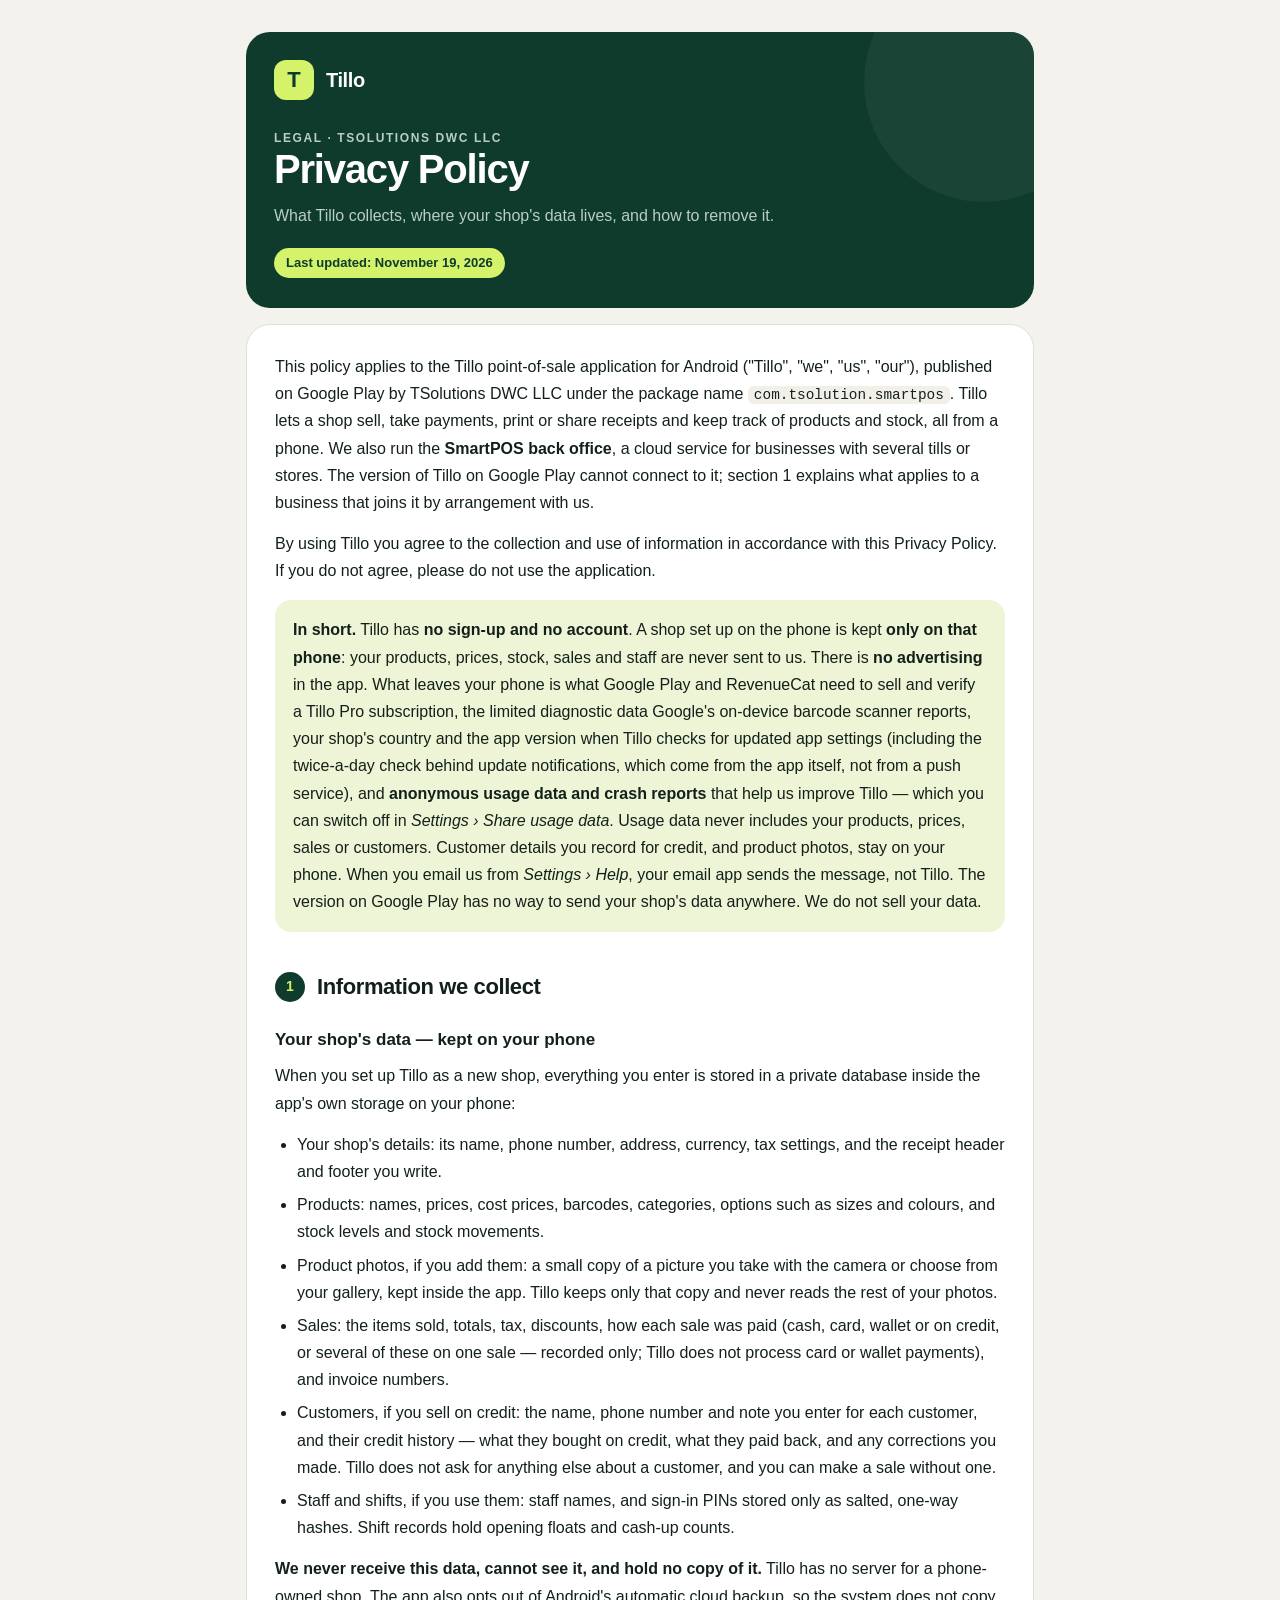
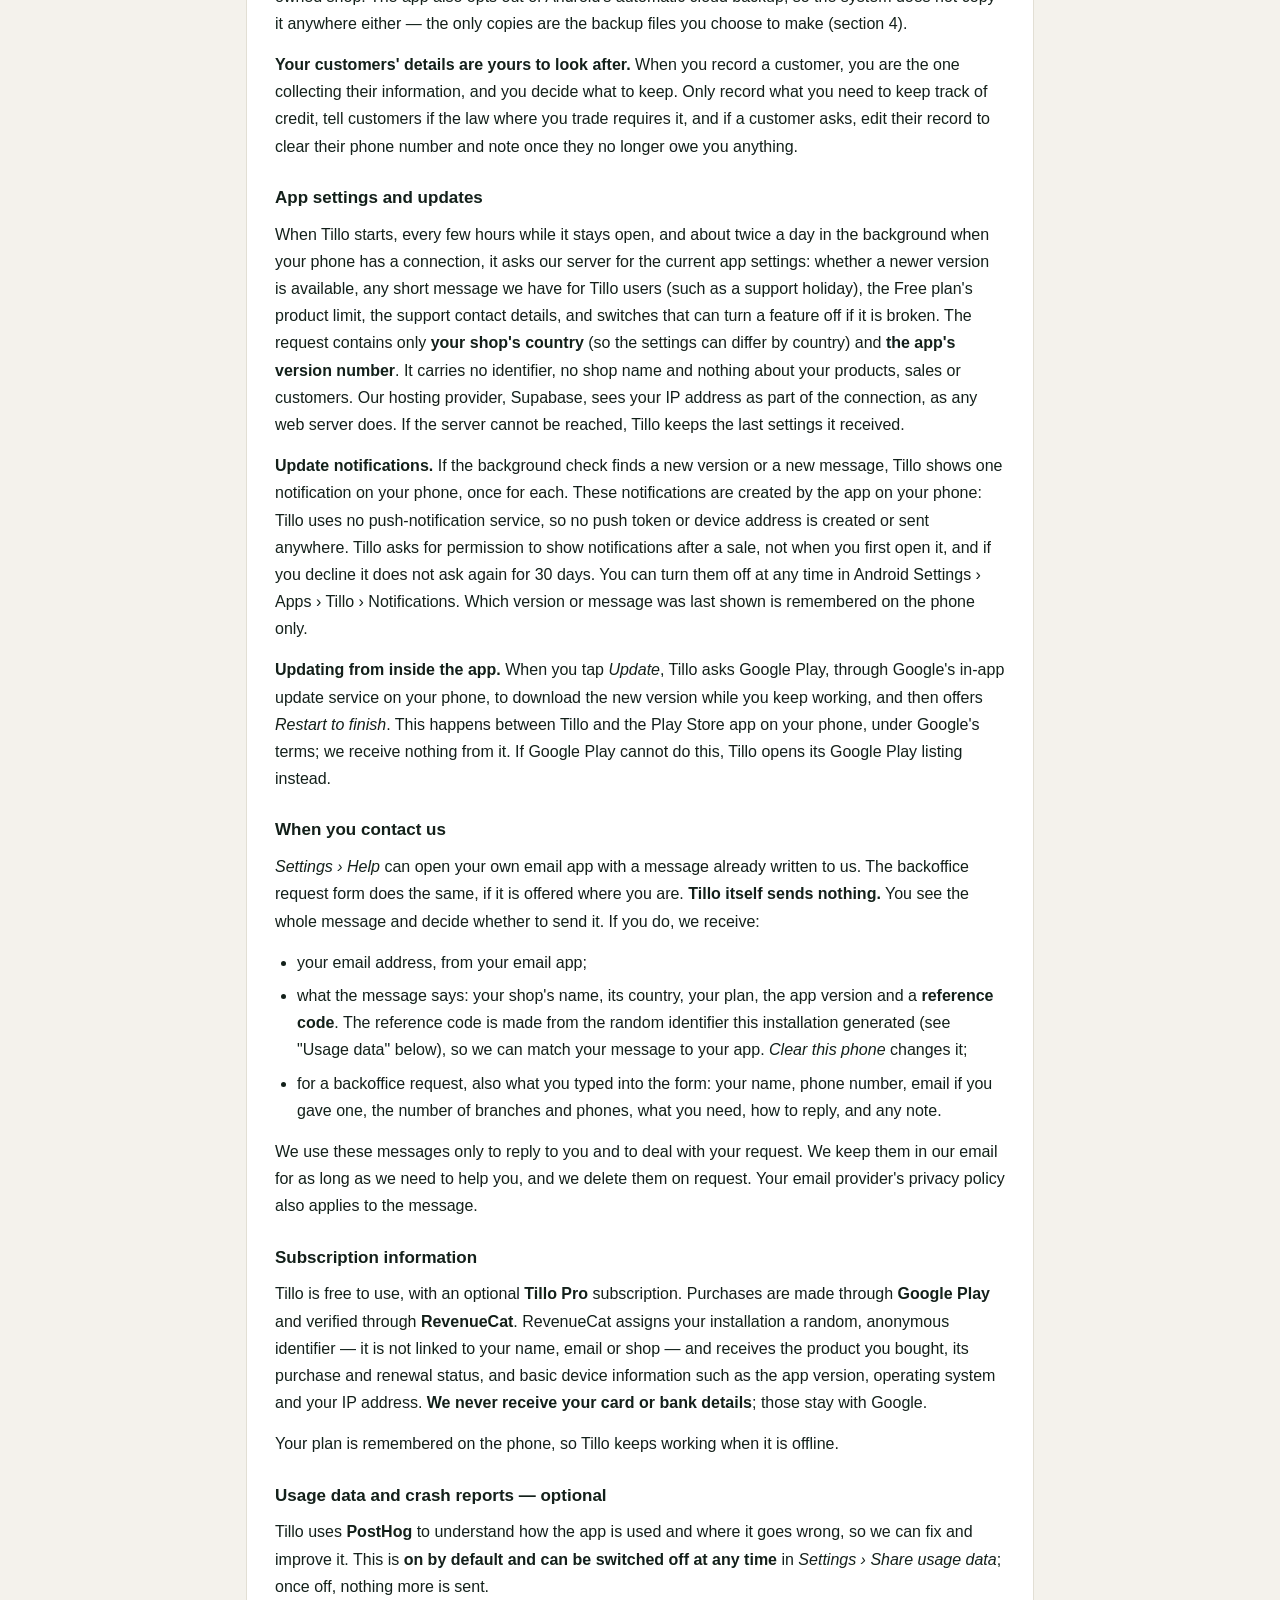
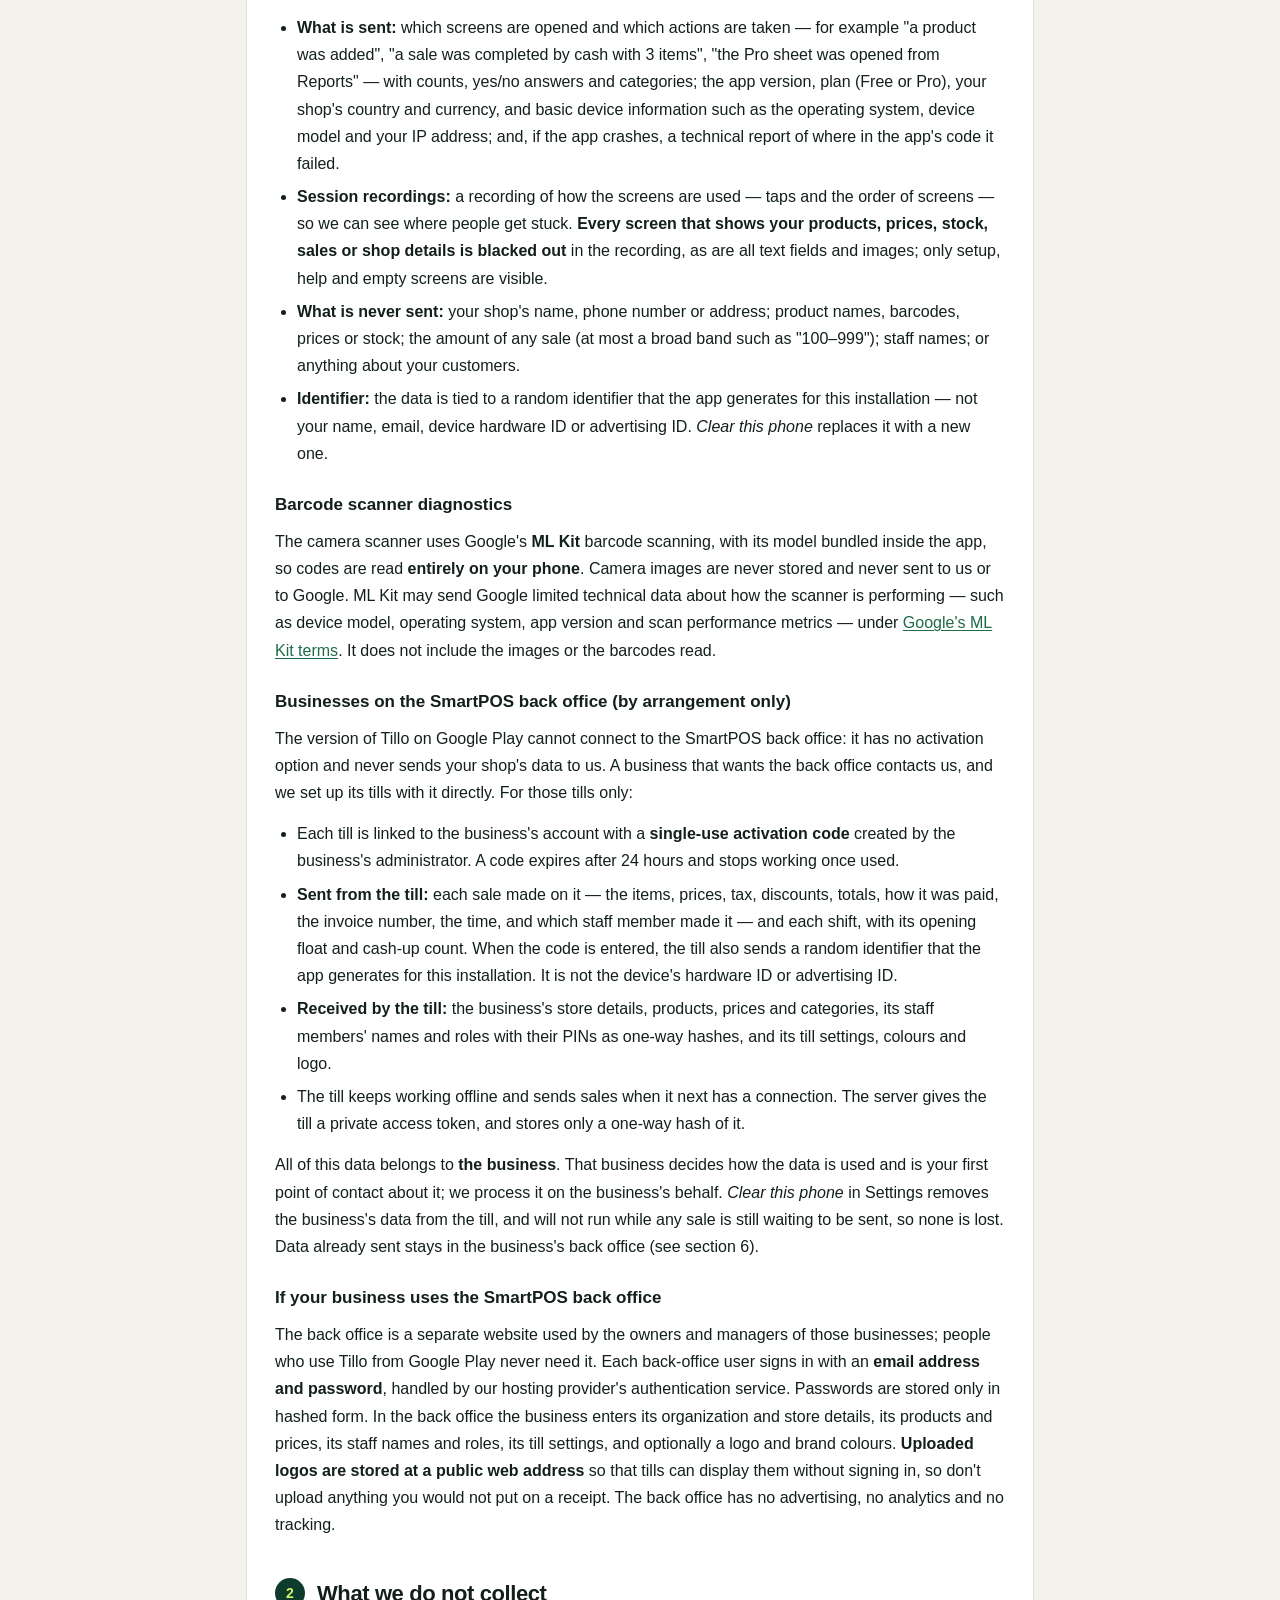
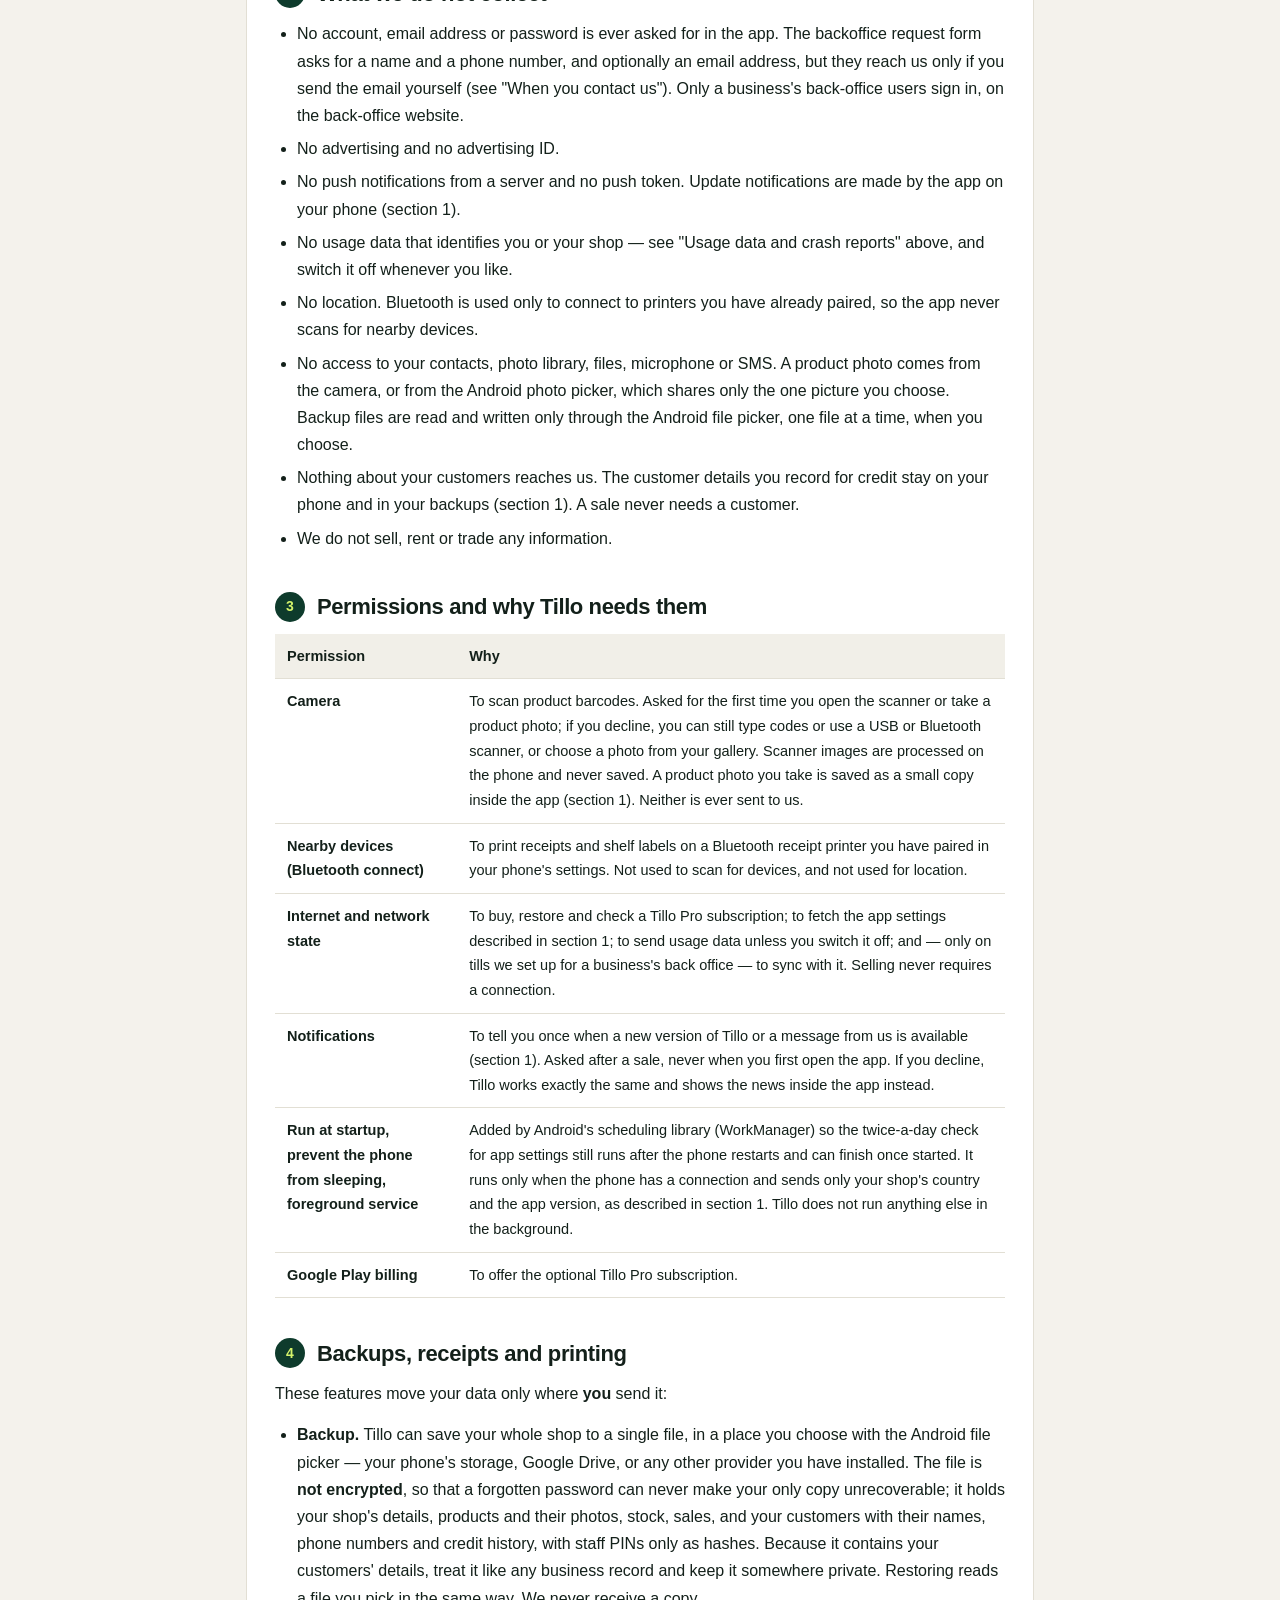
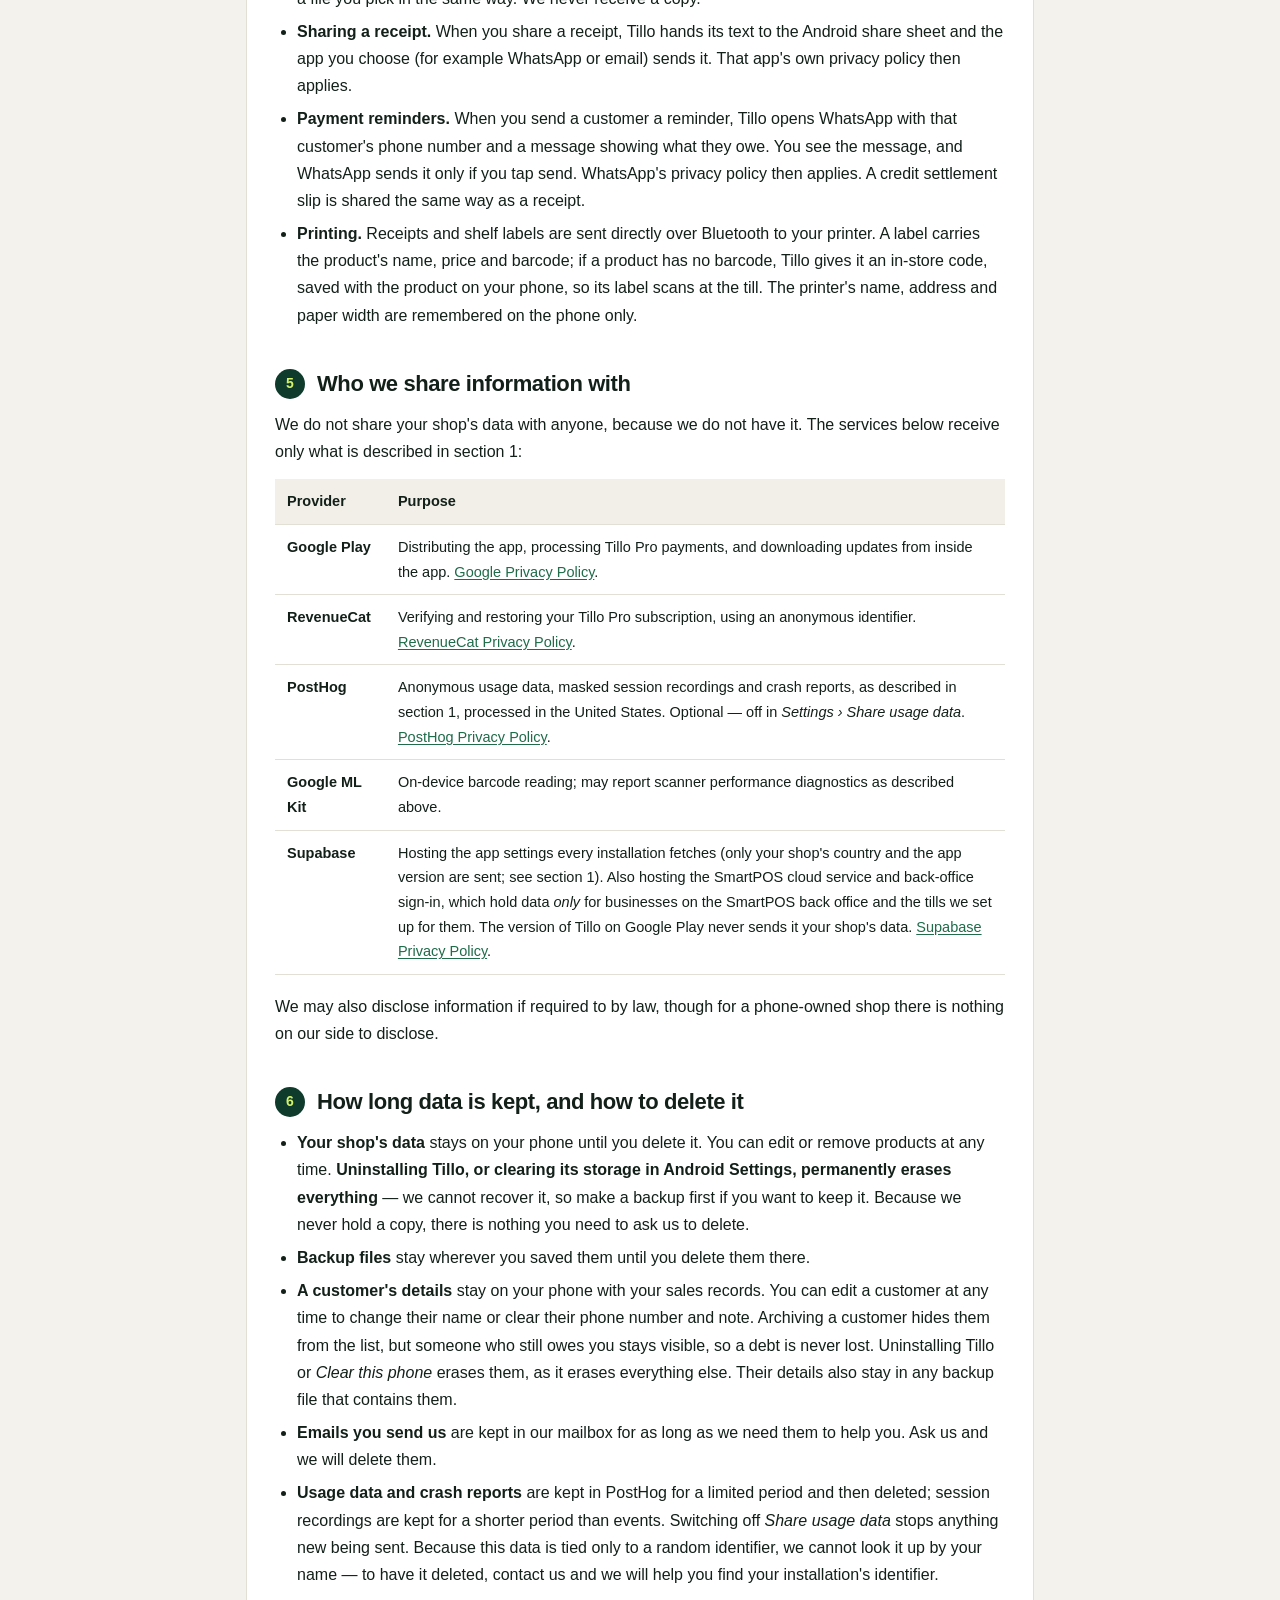
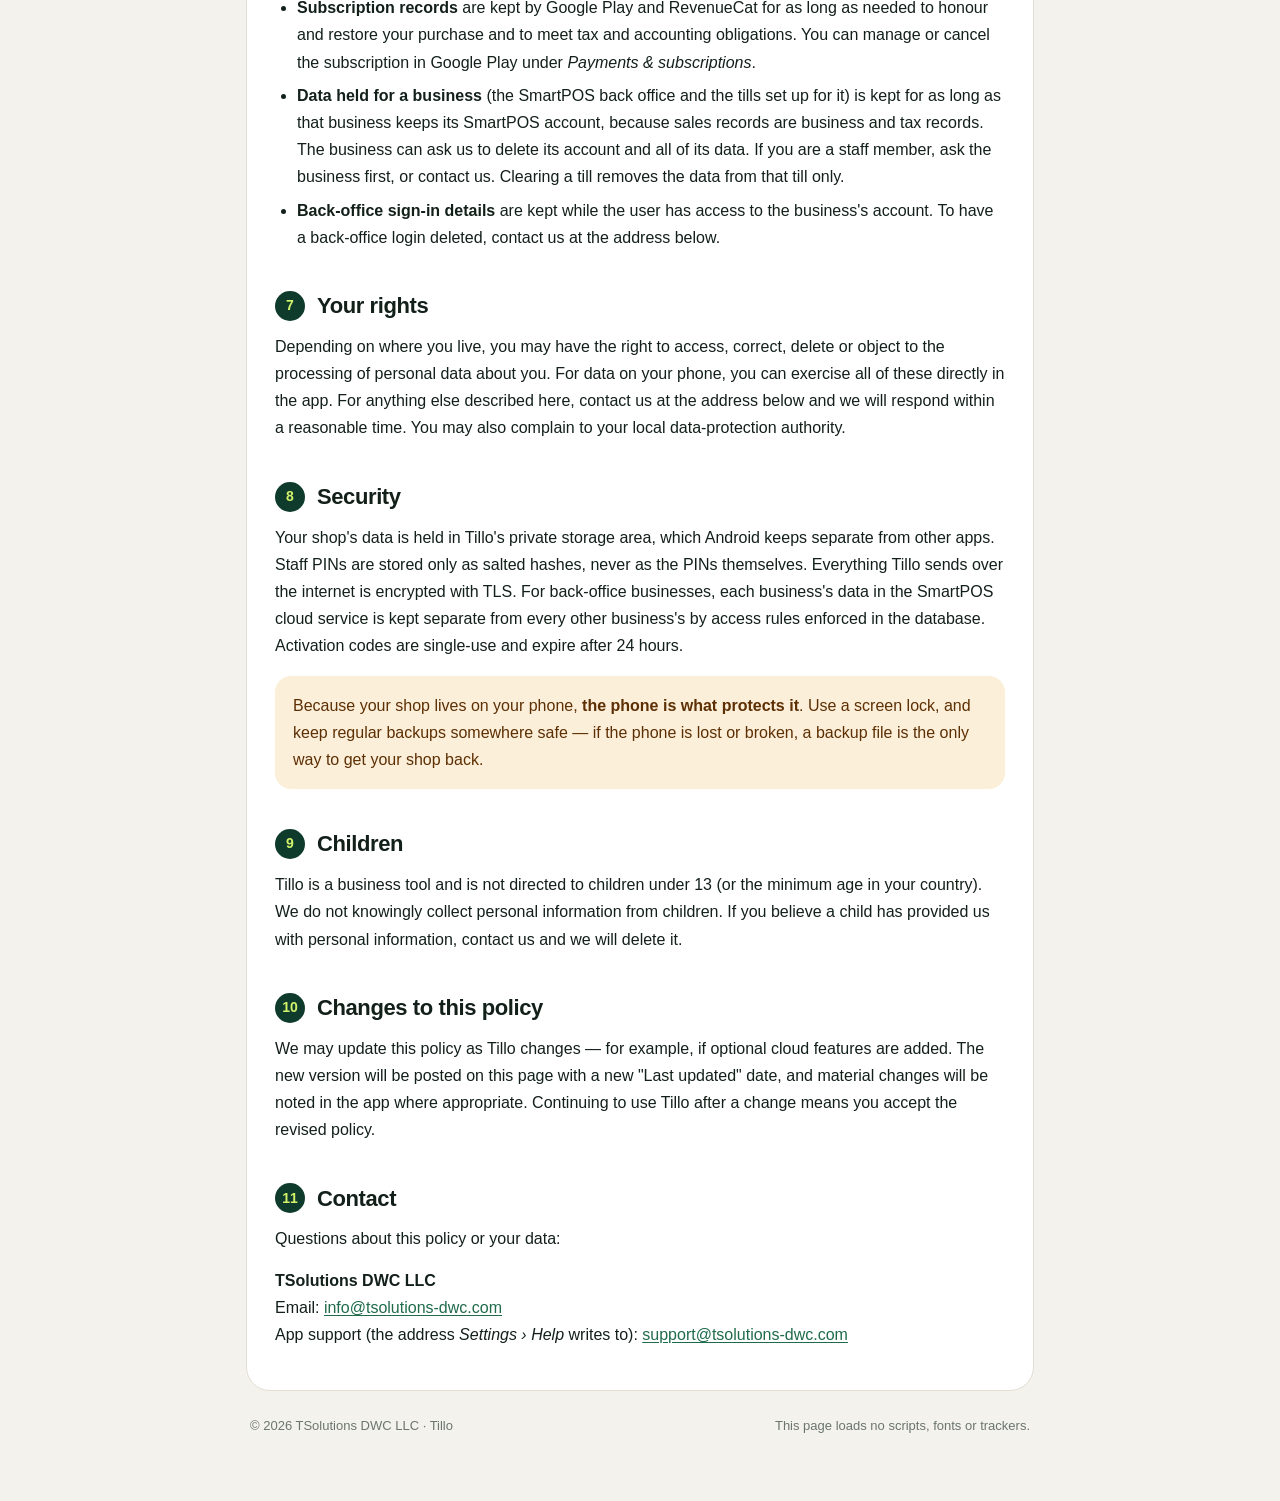
<file: tillo/privacy-policy.html>
<!DOCTYPE html>
<html lang="en">
<head>
<meta charset="UTF-8">
<meta name="viewport" content="width=device-width, initial-scale=1.0">
<title>Tillo Privacy Policy</title>
<meta name="description" content="What Tillo, the offline point-of-sale app, collects, where your shop's data is kept, and how to remove it.">
<meta name="theme-color" content="#0E3B2C">
<style>
  /* Tokens are the Tillo phone palette (ui/phone/theme/TilloTheme.kt in the app),
     so the page looks like the app that links to it. System fonts only: the
     policy says the page loads nothing from anywhere else. */
  :root {
    color-scheme: light dark;
    --page: #F4F2EC; --card: #FFFFFF; --line: #E2DFD4; --track: #F1EFE8;
    --ink: #13201A; --muted: #545E59; --soft: #6B756F;
    --forest: #0E3B2C; --forest-raised: #214A3D; --lime: #D4F36B; --lime-soft: #EEF5D6;
    --on-forest-muted: #B9CEC4; --link: #1F6B4A;
    --warn-soft: #FCEFD9; --warn-ink: #5C2F04;
  }
  @media (prefers-color-scheme: dark) {
    :root:not([data-theme="light"]) {
      --page: #0B1712; --card: #12221B; --line: #22362C; --track: #182A22;
      --ink: #EAF0EC; --muted: #A9B8B0; --soft: #8E9D95;
      --lime-soft: #23331D; --link: #D4F36B;
      --warn-soft: #3A2A14; --warn-ink: #F6D9AE;
    }
  }
  :root[data-theme="dark"] {
    --page: #0B1712; --card: #12221B; --line: #22362C; --track: #182A22;
    --ink: #EAF0EC; --muted: #A9B8B0; --soft: #8E9D95;
    --lime-soft: #23331D; --link: #D4F36B;
    --warn-soft: #3A2A14; --warn-ink: #F6D9AE;
  }

  * { box-sizing: border-box; }
  html { -webkit-text-size-adjust: 100%; }
  body {
    margin: 0; background: var(--page); color: var(--ink);
    font: 400 16px/1.7 -apple-system, BlinkMacSystemFont, "Segoe UI", Roboto, "Helvetica Neue", Arial, sans-serif;
    -webkit-font-smoothing: antialiased;
  }
  .wrap { max-width: 820px; margin: 0 auto; padding: 32px 16px 64px; }

  .hero {
    position: relative; overflow: hidden; background: var(--forest); color: #FFFFFF;
    border-radius: 24px; padding: 28px 28px 30px; margin-bottom: 16px;
  }
  .hero::after {
    content: ""; position: absolute; right: -70px; top: -70px; width: 240px; height: 240px;
    border-radius: 50%; background: var(--forest-raised); opacity: 0.6; pointer-events: none;
  }
  .brand { position: relative; z-index: 1; display: flex; align-items: center; gap: 12px; margin-bottom: 28px; }
  .brand .mark {
    width: 40px; height: 40px; border-radius: 12px; background: var(--lime); color: var(--forest);
    display: grid; place-items: center; font-weight: 800; font-size: 22px; line-height: 1;
  }
  .brand span { font-weight: 700; font-size: 20px; letter-spacing: -0.4px; }
  .hero > *:not(.brand) { position: relative; z-index: 1; }
  .eyebrow { font-size: 12px; letter-spacing: 1.6px; text-transform: uppercase; color: var(--on-forest-muted); margin: 0 0 10px; font-weight: 600; }
  .hero h1 { font-size: 40px; line-height: 1.05; letter-spacing: -1.2px; margin: 0 0 12px; }
  .hero p { margin: 0; color: var(--on-forest-muted); }
  .updated {
    display: inline-block; margin-top: 18px; padding: 4px 12px; border-radius: 999px;
    background: var(--lime); color: var(--forest); font-size: 13px; font-weight: 600;
  }

  main { background: var(--card); border: 1px solid var(--line); border-radius: 24px; padding: 28px; }
  h2 { font-size: 22px; letter-spacing: -0.4px; line-height: 1.25; margin: 40px 0 12px; display: flex; align-items: center; gap: 12px; }
  h2 .num {
    flex: none; width: 30px; height: 30px; border-radius: 50%; background: var(--forest); color: var(--lime);
    display: grid; place-items: center; font-size: 14px; font-weight: 700; letter-spacing: 0;
  }
  h3 { font-size: 17px; margin: 24px 0 8px; }
  p { margin: 0 0 14px; }
  ul { margin: 0 0 14px; padding-left: 22px; }
  li { margin-bottom: 6px; }
  a { color: var(--link); text-underline-offset: 2px; }
  code { font-family: ui-monospace, SFMono-Regular, Menlo, monospace; font-size: 0.9em; background: var(--track); padding: 1px 6px; border-radius: 6px; }

  .box { background: var(--lime-soft); border-radius: 16px; padding: 16px 18px; margin: 16px 0; }
  .box.warn { background: var(--warn-soft); color: var(--warn-ink); }
  .box p:last-child, .box ul:last-child { margin-bottom: 0; }

  .table { overflow-x: auto; margin: 12px 0 18px; }
  table { width: 100%; border-collapse: collapse; font-size: 14.5px; min-width: 520px; }
  th, td { text-align: left; border-bottom: 1px solid var(--line); padding: 10px 12px; vertical-align: top; }
  th { background: var(--track); font-weight: 600; }

  footer {
    display: flex; flex-wrap: wrap; justify-content: space-between; gap: 8px;
    margin-top: 24px; padding: 0 4px; color: var(--soft); font-size: 13px;
  }

  @media (max-width: 600px) {
    .hero { padding: 24px 20px 26px; border-radius: 20px; }
    .hero h1 { font-size: 32px; }
    main { padding: 20px 16px; border-radius: 20px; }
    h2 { font-size: 19px; }
  }
</style>
</head>
<body>
<div class="wrap">
<header class="hero">
  <div class="brand"><div class="mark" aria-hidden="true">T</div><span>Tillo</span></div>
  <p class="eyebrow">Legal &middot; TSolutions DWC LLC</p>
  <h1>Privacy Policy</h1>
  <p>What Tillo collects, where your shop's data lives, and how to remove it.</p>
  <span class="updated">Last updated: November 19, 2026</span>
</header>

<main>
<p>This policy applies to the Tillo point-of-sale application for Android ("Tillo", "we", "us", "our"), published on Google Play by TSolutions DWC LLC under the package name <code>com.tsolution.smartpos</code>. Tillo lets a shop sell, take payments, print or share receipts and keep track of products and stock, all from a phone. We also run the <strong>SmartPOS back office</strong>, a cloud service for businesses with several tills or stores. The version of Tillo on Google Play cannot connect to it; section 1 explains what applies to a business that joins it by arrangement with us.</p>

<p>By using Tillo you agree to the collection and use of information in accordance with this Privacy Policy. If you do not agree, please do not use the application.</p>

<div class="box">
<p><strong>In short.</strong> Tillo has <strong>no sign-up and no account</strong>. A shop set up on the phone is kept <strong>only on that phone</strong>: your products, prices, stock, sales and staff are never sent to us. There is <strong>no advertising</strong> in the app. What leaves your phone is what Google Play and RevenueCat need to sell and verify a Tillo Pro subscription, the limited diagnostic data Google's on-device barcode scanner reports, your shop's country and the app version when Tillo checks for updated app settings (including the twice-a-day check behind update notifications, which come from the app itself, not from a push service), and <strong>anonymous usage data and crash reports</strong> that help us improve Tillo — which you can switch off in <em>Settings › Share usage data</em>. Usage data never includes your products, prices, sales or customers. Customer details you record for credit, and product photos, stay on your phone. When you email us from <em>Settings › Help</em>, your email app sends the message, not Tillo. The version on Google Play has no way to send your shop's data anywhere. We do not sell your data.</p>
</div>

<h2><span class="num">1</span>Information we collect</h2>

<h3>Your shop's data — kept on your phone</h3>
<p>When you set up Tillo as a new shop, everything you enter is stored in a private database inside the app's own storage on your phone:</p>
<ul>
  <li>Your shop's details: its name, phone number, address, currency, tax settings, and the receipt header and footer you write.</li>
  <li>Products: names, prices, cost prices, barcodes, categories, options such as sizes and colours, and stock levels and stock movements.</li>
  <li>Product photos, if you add them: a small copy of a picture you take with the camera or choose from your gallery, kept inside the app. Tillo keeps only that copy and never reads the rest of your photos.</li>
  <li>Sales: the items sold, totals, tax, discounts, how each sale was paid (cash, card, wallet or on credit, or several of these on one sale — recorded only; Tillo does not process card or wallet payments), and invoice numbers.</li>
  <li>Customers, if you sell on credit: the name, phone number and note you enter for each customer, and their credit history — what they bought on credit, what they paid back, and any corrections you made. Tillo does not ask for anything else about a customer, and you can make a sale without one.</li>
  <li>Staff and shifts, if you use them: staff names, and sign-in PINs stored only as salted, one-way hashes. Shift records hold opening floats and cash-up counts.</li>
</ul>
<p><strong>We never receive this data, cannot see it, and hold no copy of it.</strong> Tillo has no server for a phone-owned shop. The app also opts out of Android's automatic cloud backup, so the system does not copy it anywhere either — the only copies are the backup files you choose to make (section 4).</p>
<p><strong>Your customers' details are yours to look after.</strong> When you record a customer, you are the one collecting their information, and you decide what to keep. Only record what you need to keep track of credit, tell customers if the law where you trade requires it, and if a customer asks, edit their record to clear their phone number and note once they no longer owe you anything.</p>

<h3>App settings and updates</h3>
<p>When Tillo starts, every few hours while it stays open, and about twice a day in the background when your phone has a connection, it asks our server for the current app settings: whether a newer version is available, any short message we have for Tillo users (such as a support holiday), the Free plan's product limit, the support contact details, and switches that can turn a feature off if it is broken. The request contains only <strong>your shop's country</strong> (so the settings can differ by country) and <strong>the app's version number</strong>. It carries no identifier, no shop name and nothing about your products, sales or customers. Our hosting provider, Supabase, sees your IP address as part of the connection, as any web server does. If the server cannot be reached, Tillo keeps the last settings it received.</p>
<p><strong>Update notifications.</strong> If the background check finds a new version or a new message, Tillo shows one notification on your phone, once for each. These notifications are created by the app on your phone: Tillo uses no push-notification service, so no push token or device address is created or sent anywhere. Tillo asks for permission to show notifications after a sale, not when you first open it, and if you decline it does not ask again for 30 days. You can turn them off at any time in Android Settings › Apps › Tillo › Notifications. Which version or message was last shown is remembered on the phone only.</p>
<p><strong>Updating from inside the app.</strong> When you tap <em>Update</em>, Tillo asks Google Play, through Google's in-app update service on your phone, to download the new version while you keep working, and then offers <em>Restart to finish</em>. This happens between Tillo and the Play Store app on your phone, under Google's terms; we receive nothing from it. If Google Play cannot do this, Tillo opens its Google Play listing instead.</p>

<h3>When you contact us</h3>
<p><em>Settings › Help</em> can open your own email app with a message already written to us. The backoffice request form does the same, if it is offered where you are. <strong>Tillo itself sends nothing.</strong> You see the whole message and decide whether to send it. If you do, we receive:</p>
<ul>
  <li>your email address, from your email app;</li>
  <li>what the message says: your shop's name, its country, your plan, the app version and a <strong>reference code</strong>. The reference code is made from the random identifier this installation generated (see "Usage data" below), so we can match your message to your app. <em>Clear this phone</em> changes it;</li>
  <li>for a backoffice request, also what you typed into the form: your name, phone number, email if you gave one, the number of branches and phones, what you need, how to reply, and any note.</li>
</ul>
<p>We use these messages only to reply to you and to deal with your request. We keep them in our email for as long as we need to help you, and we delete them on request. Your email provider's privacy policy also applies to the message.</p>

<h3>Subscription information</h3>
<p>Tillo is free to use, with an optional <strong>Tillo Pro</strong> subscription. Purchases are made through <strong>Google Play</strong> and verified through <strong>RevenueCat</strong>. RevenueCat assigns your installation a random, anonymous identifier — it is not linked to your name, email or shop — and receives the product you bought, its purchase and renewal status, and basic device information such as the app version, operating system and your IP address. <strong>We never receive your card or bank details</strong>; those stay with Google.</p>
<p>Your plan is remembered on the phone, so Tillo keeps working when it is offline.</p>

<h3>Usage data and crash reports — optional</h3>
<p>Tillo uses <strong>PostHog</strong> to understand how the app is used and where it goes wrong, so we can fix and improve it. This is <strong>on by default and can be switched off at any time</strong> in <em>Settings › Share usage data</em>; once off, nothing more is sent.</p>
<ul>
  <li><strong>What is sent:</strong> which screens are opened and which actions are taken — for example "a product was added", "a sale was completed by cash with 3 items", "the Pro sheet was opened from Reports" — with counts, yes/no answers and categories; the app version, plan (Free or Pro), your shop's country and currency, and basic device information such as the operating system, device model and your IP address; and, if the app crashes, a technical report of where in the app's code it failed.</li>
  <li><strong>Session recordings:</strong> a recording of how the screens are used — taps and the order of screens — so we can see where people get stuck. <strong>Every screen that shows your products, prices, stock, sales or shop details is blacked out</strong> in the recording, as are all text fields and images; only setup, help and empty screens are visible.</li>
  <li><strong>What is never sent:</strong> your shop's name, phone number or address; product names, barcodes, prices or stock; the amount of any sale (at most a broad band such as "100–999"); staff names; or anything about your customers.</li>
  <li><strong>Identifier:</strong> the data is tied to a random identifier that the app generates for this installation — not your name, email, device hardware ID or advertising ID. <em>Clear this phone</em> replaces it with a new one.</li>
</ul>

<h3>Barcode scanner diagnostics</h3>
<p>The camera scanner uses Google's <strong>ML Kit</strong> barcode scanning, with its model bundled inside the app, so codes are read <strong>entirely on your phone</strong>. Camera images are never stored and never sent to us or to Google. ML Kit may send Google limited technical data about how the scanner is performing — such as device model, operating system, app version and scan performance metrics — under <a href="https://developers.google.com/ml-kit/terms">Google's ML Kit terms</a>. It does not include the images or the barcodes read.</p>

<h3>Businesses on the SmartPOS back office (by arrangement only)</h3>
<p>The version of Tillo on Google Play cannot connect to the SmartPOS back office: it has no activation option and never sends your shop's data to us. A business that wants the back office contacts us, and we set up its tills with it directly. For those tills only:</p>
<ul>
  <li>Each till is linked to the business's account with a <strong>single-use activation code</strong> created by the business's administrator. A code expires after 24 hours and stops working once used.</li>
  <li><strong>Sent from the till:</strong> each sale made on it — the items, prices, tax, discounts, totals, how it was paid, the invoice number, the time, and which staff member made it — and each shift, with its opening float and cash-up count. When the code is entered, the till also sends a random identifier that the app generates for this installation. It is not the device's hardware ID or advertising ID.</li>
  <li><strong>Received by the till:</strong> the business's store details, products, prices and categories, its staff members' names and roles with their PINs as one-way hashes, and its till settings, colours and logo.</li>
  <li>The till keeps working offline and sends sales when it next has a connection. The server gives the till a private access token, and stores only a one-way hash of it.</li>
</ul>
<p>All of this data belongs to <strong>the business</strong>. That business decides how the data is used and is your first point of contact about it; we process it on the business's behalf. <em>Clear this phone</em> in Settings removes the business's data from the till, and will not run while any sale is still waiting to be sent, so none is lost. Data already sent stays in the business's back office (see section 6).</p>

<h3>If your business uses the SmartPOS back office</h3>
<p>The back office is a separate website used by the owners and managers of those businesses; people who use Tillo from Google Play never need it. Each back-office user signs in with an <strong>email address and password</strong>, handled by our hosting provider's authentication service. Passwords are stored only in hashed form. In the back office the business enters its organization and store details, its products and prices, its staff names and roles, its till settings, and optionally a logo and brand colours. <strong>Uploaded logos are stored at a public web address</strong> so that tills can display them without signing in, so don't upload anything you would not put on a receipt. The back office has no advertising, no analytics and no tracking.</p>

<h2><span class="num">2</span>What we do not collect</h2>
<ul>
  <li>No account, email address or password is ever asked for in the app. The backoffice request form asks for a name and a phone number, and optionally an email address, but they reach us only if you send the email yourself (see "When you contact us"). Only a business's back-office users sign in, on the back-office website.</li>
  <li>No advertising and no advertising ID.</li>
  <li>No push notifications from a server and no push token. Update notifications are made by the app on your phone (section 1).</li>
  <li>No usage data that identifies you or your shop — see "Usage data and crash reports" above, and switch it off whenever you like.</li>
  <li>No location. Bluetooth is used only to connect to printers you have already paired, so the app never scans for nearby devices.</li>
  <li>No access to your contacts, photo library, files, microphone or SMS. A product photo comes from the camera, or from the Android photo picker, which shares only the one picture you choose. Backup files are read and written only through the Android file picker, one file at a time, when you choose.</li>
  <li>Nothing about your customers reaches us. The customer details you record for credit stay on your phone and in your backups (section 1). A sale never needs a customer.</li>
  <li>We do not sell, rent or trade any information.</li>
</ul>

<h2><span class="num">3</span>Permissions and why Tillo needs them</h2>
<div class="table">
<table>
<thead><tr><th>Permission</th><th>Why</th></tr></thead>
<tbody>
<tr><td><strong>Camera</strong></td><td>To scan product barcodes. Asked for the first time you open the scanner or take a product photo; if you decline, you can still type codes or use a USB or Bluetooth scanner, or choose a photo from your gallery. Scanner images are processed on the phone and never saved. A product photo you take is saved as a small copy inside the app (section 1). Neither is ever sent to us.</td></tr>
<tr><td><strong>Nearby devices (Bluetooth connect)</strong></td><td>To print receipts and shelf labels on a Bluetooth receipt printer you have paired in your phone's settings. Not used to scan for devices, and not used for location.</td></tr>
<tr><td><strong>Internet and network state</strong></td><td>To buy, restore and check a Tillo Pro subscription; to fetch the app settings described in section 1; to send usage data unless you switch it off; and — only on tills we set up for a business's back office — to sync with it. Selling never requires a connection.</td></tr>
<tr><td><strong>Notifications</strong></td><td>To tell you once when a new version of Tillo or a message from us is available (section 1). Asked after a sale, never when you first open the app. If you decline, Tillo works exactly the same and shows the news inside the app instead.</td></tr>
<tr><td><strong>Run at startup, prevent the phone from sleeping, foreground service</strong></td><td>Added by Android's scheduling library (WorkManager) so the twice-a-day check for app settings still runs after the phone restarts and can finish once started. It runs only when the phone has a connection and sends only your shop's country and the app version, as described in section 1. Tillo does not run anything else in the background.</td></tr>
<tr><td><strong>Google Play billing</strong></td><td>To offer the optional Tillo Pro subscription.</td></tr>
</tbody>
</table>
</div>

<h2><span class="num">4</span>Backups, receipts and printing</h2>
<p>These features move your data only where <strong>you</strong> send it:</p>
<ul>
  <li><strong>Backup.</strong> Tillo can save your whole shop to a single file, in a place you choose with the Android file picker — your phone's storage, Google Drive, or any other provider you have installed. The file is <strong>not encrypted</strong>, so that a forgotten password can never make your only copy unrecoverable; it holds your shop's details, products and their photos, stock, sales, and your customers with their names, phone numbers and credit history, with staff PINs only as hashes. Because it contains your customers' details, treat it like any business record and keep it somewhere private. Restoring reads a file you pick in the same way. We never receive a copy.</li>
  <li><strong>Sharing a receipt.</strong> When you share a receipt, Tillo hands its text to the Android share sheet and the app you choose (for example WhatsApp or email) sends it. That app's own privacy policy then applies.</li>
  <li><strong>Payment reminders.</strong> When you send a customer a reminder, Tillo opens WhatsApp with that customer's phone number and a message showing what they owe. You see the message, and WhatsApp sends it only if you tap send. WhatsApp's privacy policy then applies. A credit settlement slip is shared the same way as a receipt.</li>
  <li><strong>Printing.</strong> Receipts and shelf labels are sent directly over Bluetooth to your printer. A label carries the product's name, price and barcode; if a product has no barcode, Tillo gives it an in-store code, saved with the product on your phone, so its label scans at the till. The printer's name, address and paper width are remembered on the phone only.</li>
</ul>

<h2><span class="num">5</span>Who we share information with</h2>
<p>We do not share your shop's data with anyone, because we do not have it. The services below receive only what is described in section 1:</p>
<div class="table">
<table>
<thead><tr><th>Provider</th><th>Purpose</th></tr></thead>
<tbody>
<tr><td><strong>Google Play</strong></td><td>Distributing the app, processing Tillo Pro payments, and downloading updates from inside the app. <a href="https://policies.google.com/privacy">Google Privacy Policy</a>.</td></tr>
<tr><td><strong>RevenueCat</strong></td><td>Verifying and restoring your Tillo Pro subscription, using an anonymous identifier. <a href="https://www.revenuecat.com/privacy/">RevenueCat Privacy Policy</a>.</td></tr>
<tr><td><strong>PostHog</strong></td><td>Anonymous usage data, masked session recordings and crash reports, as described in section 1, processed in the United States. Optional — off in <em>Settings › Share usage data</em>. <a href="https://posthog.com/privacy">PostHog Privacy Policy</a>.</td></tr>
<tr><td><strong>Google ML Kit</strong></td><td>On-device barcode reading; may report scanner performance diagnostics as described above.</td></tr>
<tr><td><strong>Supabase</strong></td><td>Hosting the app settings every installation fetches (only your shop's country and the app version are sent; see section 1). Also hosting the SmartPOS cloud service and back-office sign-in, which hold data <em>only</em> for businesses on the SmartPOS back office and the tills we set up for them. The version of Tillo on Google Play never sends it your shop's data. <a href="https://supabase.com/privacy">Supabase Privacy Policy</a>.</td></tr>
</tbody>
</table>
</div>
<p>We may also disclose information if required to by law, though for a phone-owned shop there is nothing on our side to disclose.</p>

<h2><span class="num">6</span>How long data is kept, and how to delete it</h2>
<ul>
  <li><strong>Your shop's data</strong> stays on your phone until you delete it. You can edit or remove products at any time. <strong>Uninstalling Tillo, or clearing its storage in Android Settings, permanently erases everything</strong> — we cannot recover it, so make a backup first if you want to keep it. Because we never hold a copy, there is nothing you need to ask us to delete.</li>
  <li><strong>Backup files</strong> stay wherever you saved them until you delete them there.</li>
  <li><strong>A customer's details</strong> stay on your phone with your sales records. You can edit a customer at any time to change their name or clear their phone number and note. Archiving a customer hides them from the list, but someone who still owes you stays visible, so a debt is never lost. Uninstalling Tillo or <em>Clear this phone</em> erases them, as it erases everything else. Their details also stay in any backup file that contains them.</li>
  <li><strong>Emails you send us</strong> are kept in our mailbox for as long as we need them to help you. Ask us and we will delete them.</li>
  <li><strong>Usage data and crash reports</strong> are kept in PostHog for a limited period and then deleted; session recordings are kept for a shorter period than events. Switching off <em>Share usage data</em> stops anything new being sent. Because this data is tied only to a random identifier, we cannot look it up by your name — to have it deleted, contact us and we will help you find your installation's identifier.</li>
  <li><strong>Subscription records</strong> are kept by Google Play and RevenueCat for as long as needed to honour and restore your purchase and to meet tax and accounting obligations. You can manage or cancel the subscription in Google Play under <em>Payments &amp; subscriptions</em>.</li>
  <li><strong>Data held for a business</strong> (the SmartPOS back office and the tills set up for it) is kept for as long as that business keeps its SmartPOS account, because sales records are business and tax records. The business can ask us to delete its account and all of its data. If you are a staff member, ask the business first, or contact us. Clearing a till removes the data from that till only.</li>
  <li><strong>Back-office sign-in details</strong> are kept while the user has access to the business's account. To have a back-office login deleted, contact us at the address below.</li>
</ul>

<h2><span class="num">7</span>Your rights</h2>
<p>Depending on where you live, you may have the right to access, correct, delete or object to the processing of personal data about you. For data on your phone, you can exercise all of these directly in the app. For anything else described here, contact us at the address below and we will respond within a reasonable time. You may also complain to your local data-protection authority.</p>

<h2><span class="num">8</span>Security</h2>
<p>Your shop's data is held in Tillo's private storage area, which Android keeps separate from other apps. Staff PINs are stored only as salted hashes, never as the PINs themselves. Everything Tillo sends over the internet is encrypted with TLS. For back-office businesses, each business's data in the SmartPOS cloud service is kept separate from every other business's by access rules enforced in the database. Activation codes are single-use and expire after 24 hours.</p>
<div class="box warn">
<p>Because your shop lives on your phone, <strong>the phone is what protects it</strong>. Use a screen lock, and keep regular backups somewhere safe — if the phone is lost or broken, a backup file is the only way to get your shop back.</p>
</div>

<h2><span class="num">9</span>Children</h2>
<p>Tillo is a business tool and is not directed to children under 13 (or the minimum age in your country). We do not knowingly collect personal information from children. If you believe a child has provided us with personal information, contact us and we will delete it.</p>

<h2><span class="num">10</span>Changes to this policy</h2>
<p>We may update this policy as Tillo changes — for example, if optional cloud features are added. The new version will be posted on this page with a new "Last updated" date, and material changes will be noted in the app where appropriate. Continuing to use Tillo after a change means you accept the revised policy.</p>

<h2><span class="num">11</span>Contact</h2>
<p>Questions about this policy or your data:</p>
<p><strong>TSolutions DWC LLC</strong><br>Email: <a href="mailto:info@tsolutions-dwc.com">info@tsolutions-dwc.com</a><br>App support (the address <em>Settings › Help</em> writes to): <a href="mailto:support@tsolutions-dwc.com">support@tsolutions-dwc.com</a></p>
</main>

<footer><span>&copy; 2026 TSolutions DWC LLC &middot; Tillo</span><span>This page loads no scripts, fonts or trackers.</span></footer>
</div>
</body>
</html>
</file>
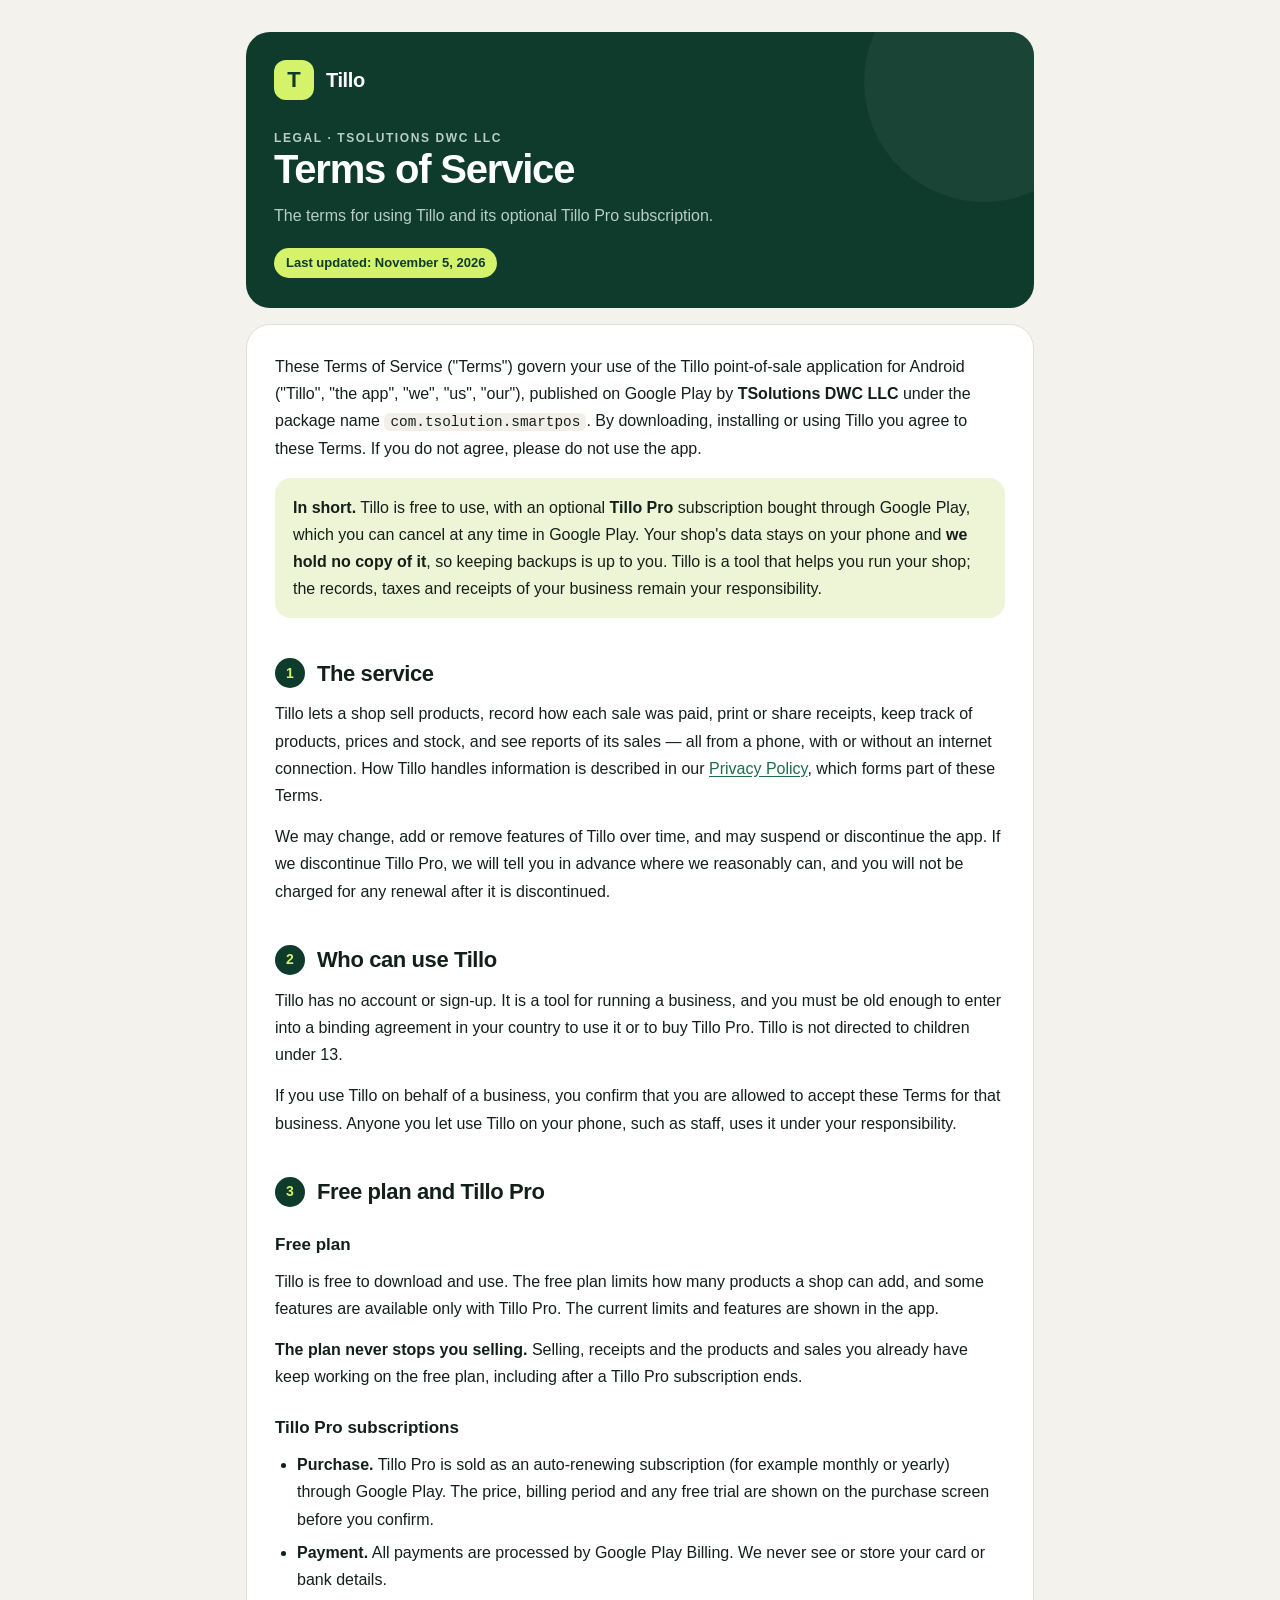
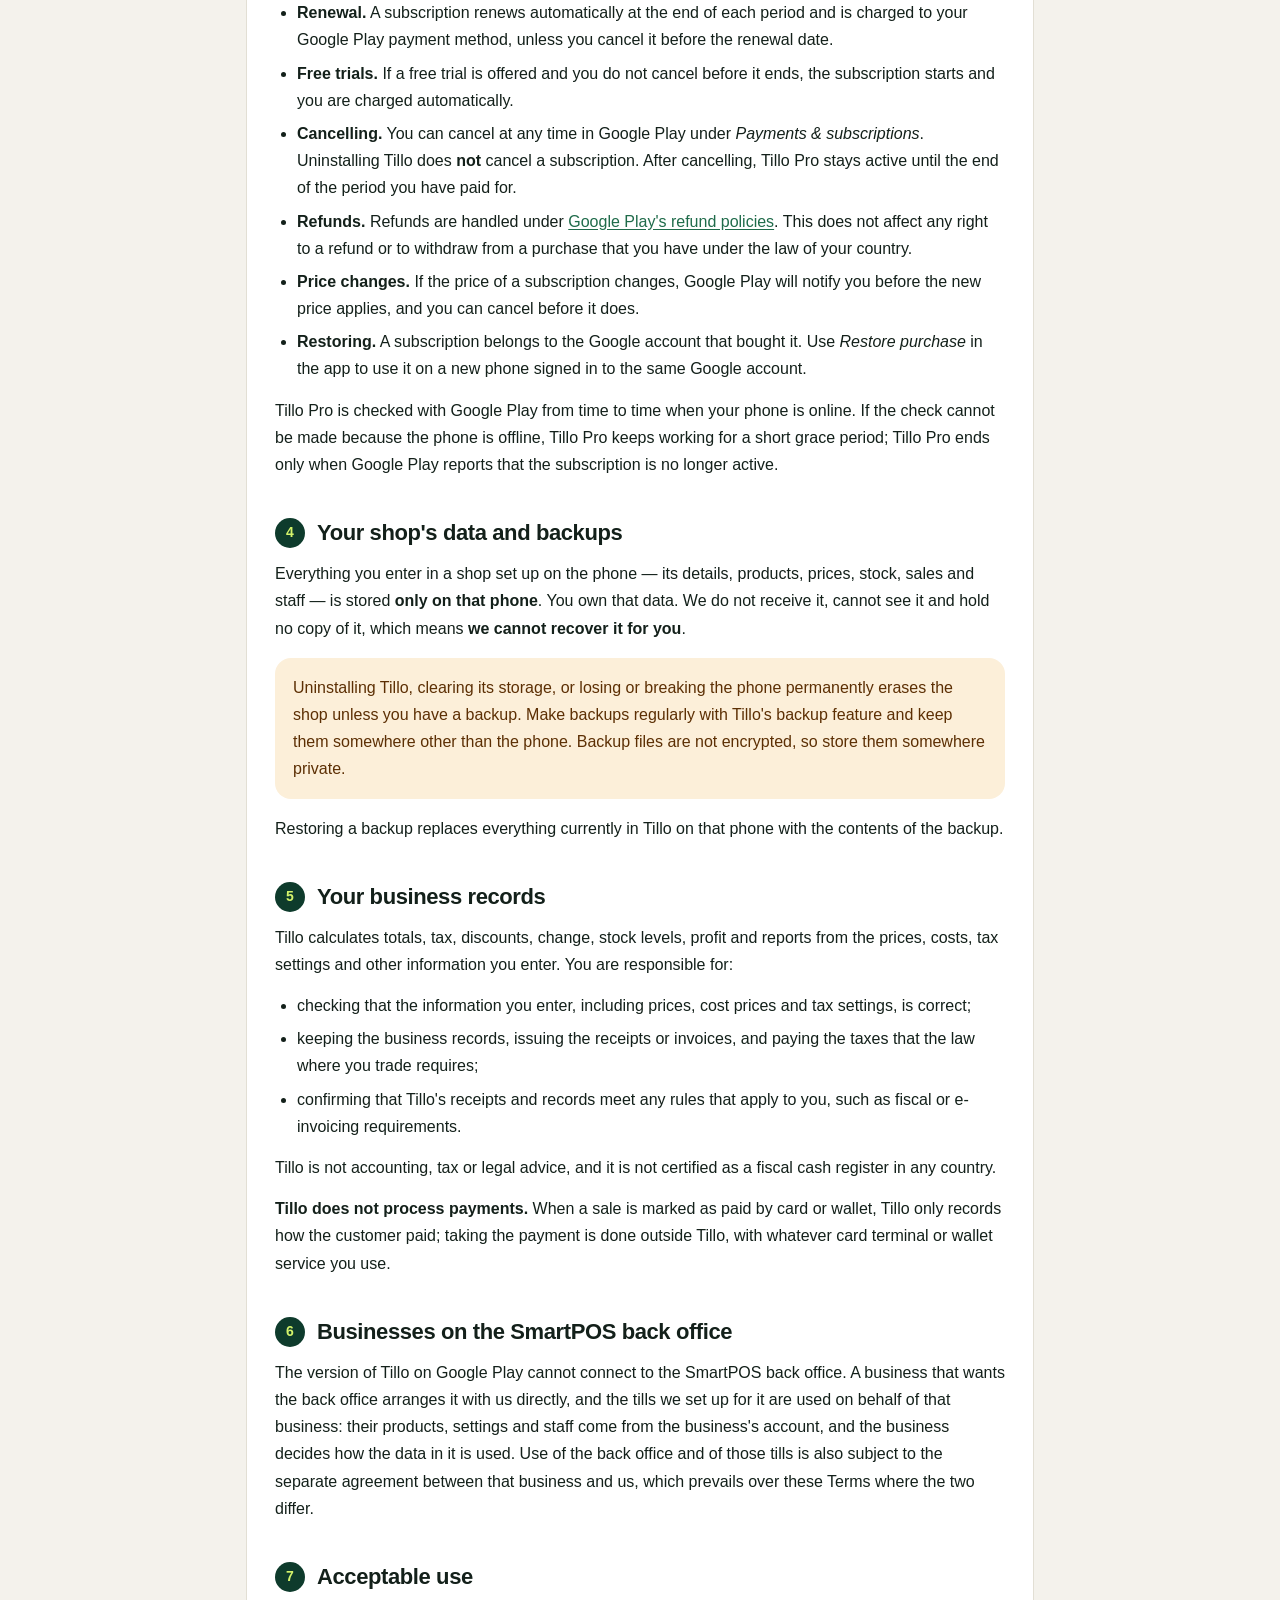
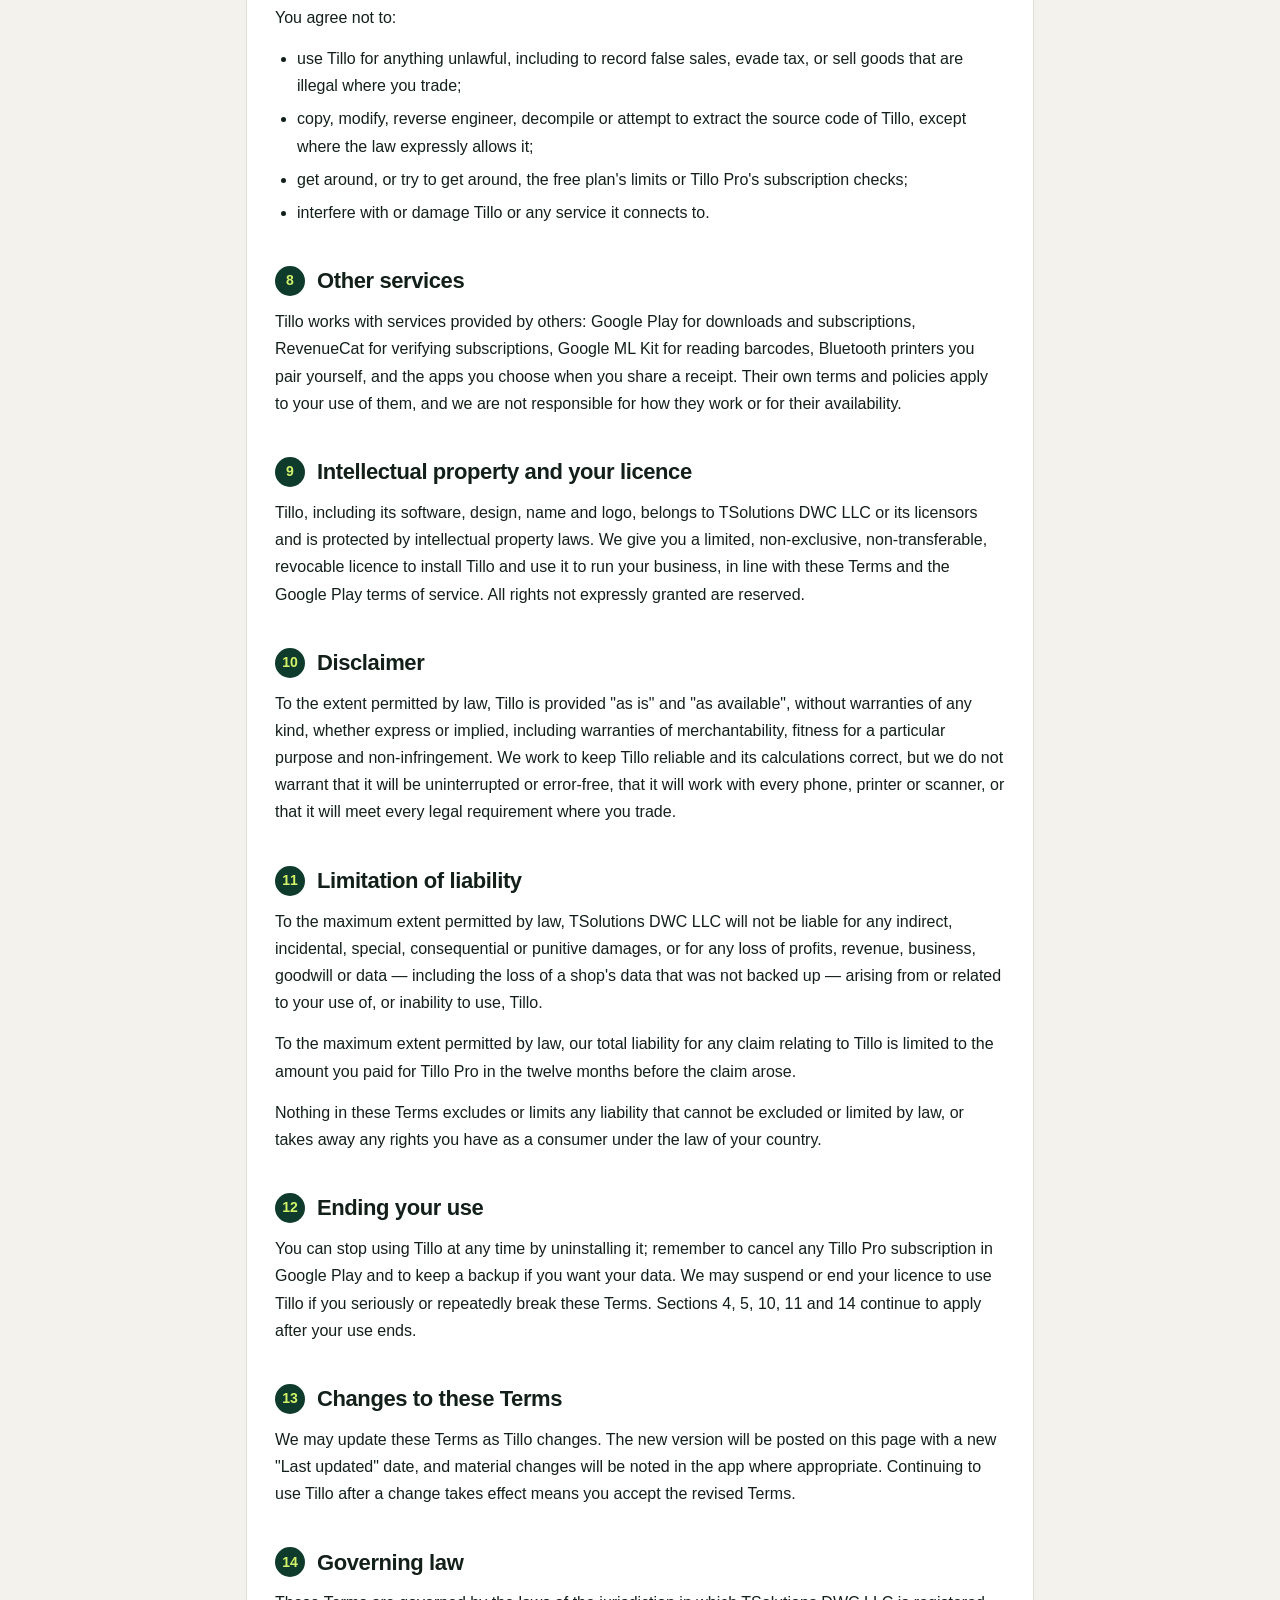
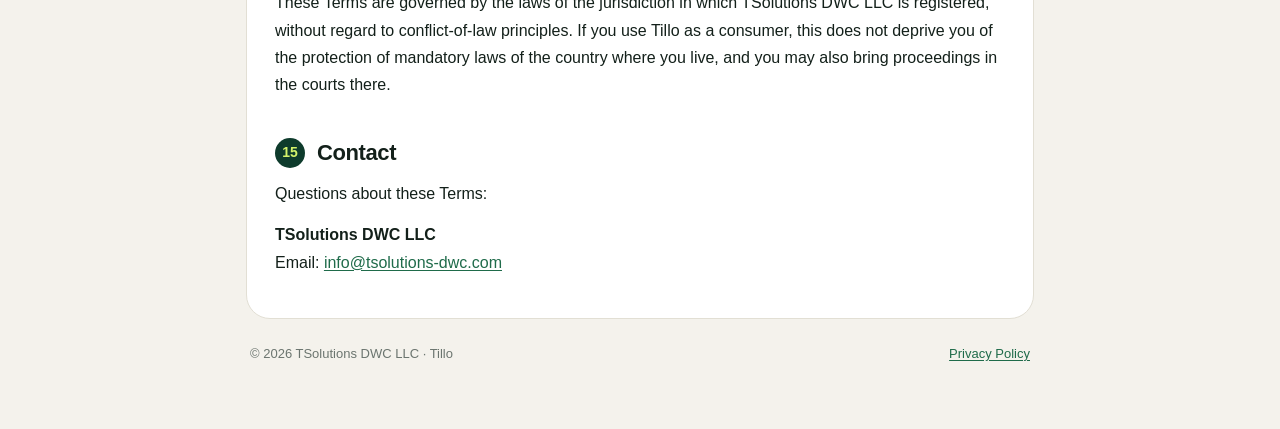
<file: tillo/terms-of-service.html>
<!DOCTYPE html>
<html lang="en">
<head>
<meta charset="UTF-8">
<meta name="viewport" content="width=device-width, initial-scale=1.0">
<title>Tillo Terms of Service</title>
<meta name="description" content="The terms for using Tillo, the offline point-of-sale app, and its optional Tillo Pro subscription.">
<meta name="theme-color" content="#0E3B2C">
<style>
  /* Same tokens and layout as privacy-policy.html, so the two pages read as one set. */
  :root {
    color-scheme: light dark;
    --page: #F4F2EC; --card: #FFFFFF; --line: #E2DFD4; --track: #F1EFE8;
    --ink: #13201A; --muted: #545E59; --soft: #6B756F;
    --forest: #0E3B2C; --forest-raised: #214A3D; --lime: #D4F36B; --lime-soft: #EEF5D6;
    --on-forest-muted: #B9CEC4; --link: #1F6B4A;
    --warn-soft: #FCEFD9; --warn-ink: #5C2F04;
  }
  @media (prefers-color-scheme: dark) {
    :root:not([data-theme="light"]) {
      --page: #0B1712; --card: #12221B; --line: #22362C; --track: #182A22;
      --ink: #EAF0EC; --muted: #A9B8B0; --soft: #8E9D95;
      --lime-soft: #23331D; --link: #D4F36B;
      --warn-soft: #3A2A14; --warn-ink: #F6D9AE;
    }
  }
  :root[data-theme="dark"] {
    --page: #0B1712; --card: #12221B; --line: #22362C; --track: #182A22;
    --ink: #EAF0EC; --muted: #A9B8B0; --soft: #8E9D95;
    --lime-soft: #23331D; --link: #D4F36B;
    --warn-soft: #3A2A14; --warn-ink: #F6D9AE;
  }

  * { box-sizing: border-box; }
  html { -webkit-text-size-adjust: 100%; }
  body {
    margin: 0; background: var(--page); color: var(--ink);
    font: 400 16px/1.7 -apple-system, BlinkMacSystemFont, "Segoe UI", Roboto, "Helvetica Neue", Arial, sans-serif;
    -webkit-font-smoothing: antialiased;
  }
  .wrap { max-width: 820px; margin: 0 auto; padding: 32px 16px 64px; }

  .hero {
    position: relative; overflow: hidden; background: var(--forest); color: #FFFFFF;
    border-radius: 24px; padding: 28px 28px 30px; margin-bottom: 16px;
  }
  .hero::after {
    content: ""; position: absolute; right: -70px; top: -70px; width: 240px; height: 240px;
    border-radius: 50%; background: var(--forest-raised); opacity: 0.6; pointer-events: none;
  }
  .brand { position: relative; z-index: 1; display: flex; align-items: center; gap: 12px; margin-bottom: 28px; }
  .brand .mark {
    width: 40px; height: 40px; border-radius: 12px; background: var(--lime); color: var(--forest);
    display: grid; place-items: center; font-weight: 800; font-size: 22px; line-height: 1;
  }
  .brand span { font-weight: 700; font-size: 20px; letter-spacing: -0.4px; }
  .hero > *:not(.brand) { position: relative; z-index: 1; }
  .eyebrow { font-size: 12px; letter-spacing: 1.6px; text-transform: uppercase; color: var(--on-forest-muted); margin: 0 0 10px; font-weight: 600; }
  .hero h1 { font-size: 40px; line-height: 1.05; letter-spacing: -1.2px; margin: 0 0 12px; }
  .hero p { margin: 0; color: var(--on-forest-muted); }
  .updated {
    display: inline-block; margin-top: 18px; padding: 4px 12px; border-radius: 999px;
    background: var(--lime); color: var(--forest); font-size: 13px; font-weight: 600;
  }

  main { background: var(--card); border: 1px solid var(--line); border-radius: 24px; padding: 28px; }
  h2 { font-size: 22px; letter-spacing: -0.4px; line-height: 1.25; margin: 40px 0 12px; display: flex; align-items: center; gap: 12px; }
  h2 .num {
    flex: none; width: 30px; height: 30px; border-radius: 50%; background: var(--forest); color: var(--lime);
    display: grid; place-items: center; font-size: 14px; font-weight: 700; letter-spacing: 0;
  }
  h3 { font-size: 17px; margin: 24px 0 8px; }
  p { margin: 0 0 14px; }
  ul { margin: 0 0 14px; padding-left: 22px; }
  li { margin-bottom: 6px; }
  a { color: var(--link); text-underline-offset: 2px; }
  code { font-family: ui-monospace, SFMono-Regular, Menlo, monospace; font-size: 0.9em; background: var(--track); padding: 1px 6px; border-radius: 6px; }

  .box { background: var(--lime-soft); border-radius: 16px; padding: 16px 18px; margin: 16px 0; }
  .box.warn { background: var(--warn-soft); color: var(--warn-ink); }
  .box p:last-child, .box ul:last-child { margin-bottom: 0; }

  footer {
    display: flex; flex-wrap: wrap; justify-content: space-between; gap: 8px;
    margin-top: 24px; padding: 0 4px; color: var(--soft); font-size: 13px;
  }

  @media (max-width: 600px) {
    .hero { padding: 24px 20px 26px; border-radius: 20px; }
    .hero h1 { font-size: 32px; }
    main { padding: 20px 16px; border-radius: 20px; }
    h2 { font-size: 19px; }
  }
</style>
</head>
<body>
<div class="wrap">
<header class="hero">
  <div class="brand"><div class="mark" aria-hidden="true">T</div><span>Tillo</span></div>
  <p class="eyebrow">Legal &middot; TSolutions DWC LLC</p>
  <h1>Terms of Service</h1>
  <p>The terms for using Tillo and its optional Tillo Pro subscription.</p>
  <span class="updated">Last updated: November 5, 2026</span>
</header>

<main>
<p>These Terms of Service ("Terms") govern your use of the Tillo point-of-sale application for Android ("Tillo", "the app", "we", "us", "our"), published on Google Play by <strong>TSolutions DWC LLC</strong> under the package name <code>com.tsolution.smartpos</code>. By downloading, installing or using Tillo you agree to these Terms. If you do not agree, please do not use the app.</p>

<div class="box">
<p><strong>In short.</strong> Tillo is free to use, with an optional <strong>Tillo Pro</strong> subscription bought through Google Play, which you can cancel at any time in Google Play. Your shop's data stays on your phone and <strong>we hold no copy of it</strong>, so keeping backups is up to you. Tillo is a tool that helps you run your shop; the records, taxes and receipts of your business remain your responsibility.</p>
</div>

<h2><span class="num">1</span>The service</h2>
<p>Tillo lets a shop sell products, record how each sale was paid, print or share receipts, keep track of products, prices and stock, and see reports of its sales — all from a phone, with or without an internet connection. How Tillo handles information is described in our <a href="https://talhatbt.github.io/tillo/privacy-policy.html">Privacy Policy</a>, which forms part of these Terms.</p>
<p>We may change, add or remove features of Tillo over time, and may suspend or discontinue the app. If we discontinue Tillo Pro, we will tell you in advance where we reasonably can, and you will not be charged for any renewal after it is discontinued.</p>

<h2><span class="num">2</span>Who can use Tillo</h2>
<p>Tillo has no account or sign-up. It is a tool for running a business, and you must be old enough to enter into a binding agreement in your country to use it or to buy Tillo Pro. Tillo is not directed to children under 13.</p>
<p>If you use Tillo on behalf of a business, you confirm that you are allowed to accept these Terms for that business. Anyone you let use Tillo on your phone, such as staff, uses it under your responsibility.</p>

<h2><span class="num">3</span>Free plan and Tillo Pro</h2>
<h3>Free plan</h3>
<p>Tillo is free to download and use. The free plan limits how many products a shop can add, and some features are available only with Tillo Pro. The current limits and features are shown in the app.</p>
<p><strong>The plan never stops you selling.</strong> Selling, receipts and the products and sales you already have keep working on the free plan, including after a Tillo Pro subscription ends.</p>

<h3>Tillo Pro subscriptions</h3>
<ul>
  <li><strong>Purchase.</strong> Tillo Pro is sold as an auto-renewing subscription (for example monthly or yearly) through Google Play. The price, billing period and any free trial are shown on the purchase screen before you confirm.</li>
  <li><strong>Payment.</strong> All payments are processed by Google Play Billing. We never see or store your card or bank details.</li>
  <li><strong>Renewal.</strong> A subscription renews automatically at the end of each period and is charged to your Google Play payment method, unless you cancel it before the renewal date.</li>
  <li><strong>Free trials.</strong> If a free trial is offered and you do not cancel before it ends, the subscription starts and you are charged automatically.</li>
  <li><strong>Cancelling.</strong> You can cancel at any time in Google Play under <em>Payments &amp; subscriptions</em>. Uninstalling Tillo does <strong>not</strong> cancel a subscription. After cancelling, Tillo Pro stays active until the end of the period you have paid for.</li>
  <li><strong>Refunds.</strong> Refunds are handled under <a href="https://support.google.com/googleplay/answer/2479637">Google Play's refund policies</a>. This does not affect any right to a refund or to withdraw from a purchase that you have under the law of your country.</li>
  <li><strong>Price changes.</strong> If the price of a subscription changes, Google Play will notify you before the new price applies, and you can cancel before it does.</li>
  <li><strong>Restoring.</strong> A subscription belongs to the Google account that bought it. Use <em>Restore purchase</em> in the app to use it on a new phone signed in to the same Google account.</li>
</ul>
<p>Tillo Pro is checked with Google Play from time to time when your phone is online. If the check cannot be made because the phone is offline, Tillo Pro keeps working for a short grace period; Tillo Pro ends only when Google Play reports that the subscription is no longer active.</p>

<h2><span class="num">4</span>Your shop's data and backups</h2>
<p>Everything you enter in a shop set up on the phone — its details, products, prices, stock, sales and staff — is stored <strong>only on that phone</strong>. You own that data. We do not receive it, cannot see it and hold no copy of it, which means <strong>we cannot recover it for you</strong>.</p>
<div class="box warn">
<p>Uninstalling Tillo, clearing its storage, or losing or breaking the phone permanently erases the shop unless you have a backup. Make backups regularly with Tillo's backup feature and keep them somewhere other than the phone. Backup files are not encrypted, so store them somewhere private.</p>
</div>
<p>Restoring a backup replaces everything currently in Tillo on that phone with the contents of the backup.</p>

<h2><span class="num">5</span>Your business records</h2>
<p>Tillo calculates totals, tax, discounts, change, stock levels, profit and reports from the prices, costs, tax settings and other information you enter. You are responsible for:</p>
<ul>
  <li>checking that the information you enter, including prices, cost prices and tax settings, is correct;</li>
  <li>keeping the business records, issuing the receipts or invoices, and paying the taxes that the law where you trade requires;</li>
  <li>confirming that Tillo's receipts and records meet any rules that apply to you, such as fiscal or e-invoicing requirements.</li>
</ul>
<p>Tillo is not accounting, tax or legal advice, and it is not certified as a fiscal cash register in any country.</p>
<p><strong>Tillo does not process payments.</strong> When a sale is marked as paid by card or wallet, Tillo only records how the customer paid; taking the payment is done outside Tillo, with whatever card terminal or wallet service you use.</p>

<h2><span class="num">6</span>Businesses on the SmartPOS back office</h2>
<p>The version of Tillo on Google Play cannot connect to the SmartPOS back office. A business that wants the back office arranges it with us directly, and the tills we set up for it are used on behalf of that business: their products, settings and staff come from the business's account, and the business decides how the data in it is used. Use of the back office and of those tills is also subject to the separate agreement between that business and us, which prevails over these Terms where the two differ.</p>

<h2><span class="num">7</span>Acceptable use</h2>
<p>You agree not to:</p>
<ul>
  <li>use Tillo for anything unlawful, including to record false sales, evade tax, or sell goods that are illegal where you trade;</li>
  <li>copy, modify, reverse engineer, decompile or attempt to extract the source code of Tillo, except where the law expressly allows it;</li>
  <li>get around, or try to get around, the free plan's limits or Tillo Pro's subscription checks;</li>
  <li>interfere with or damage Tillo or any service it connects to.</li>
</ul>

<h2><span class="num">8</span>Other services</h2>
<p>Tillo works with services provided by others: Google Play for downloads and subscriptions, RevenueCat for verifying subscriptions, Google ML Kit for reading barcodes, Bluetooth printers you pair yourself, and the apps you choose when you share a receipt. Their own terms and policies apply to your use of them, and we are not responsible for how they work or for their availability.</p>

<h2><span class="num">9</span>Intellectual property and your licence</h2>
<p>Tillo, including its software, design, name and logo, belongs to TSolutions DWC LLC or its licensors and is protected by intellectual property laws. We give you a limited, non-exclusive, non-transferable, revocable licence to install Tillo and use it to run your business, in line with these Terms and the Google Play terms of service. All rights not expressly granted are reserved.</p>

<h2><span class="num">10</span>Disclaimer</h2>
<p>To the extent permitted by law, Tillo is provided "as is" and "as available", without warranties of any kind, whether express or implied, including warranties of merchantability, fitness for a particular purpose and non-infringement. We work to keep Tillo reliable and its calculations correct, but we do not warrant that it will be uninterrupted or error-free, that it will work with every phone, printer or scanner, or that it will meet every legal requirement where you trade.</p>

<h2><span class="num">11</span>Limitation of liability</h2>
<p>To the maximum extent permitted by law, TSolutions DWC LLC will not be liable for any indirect, incidental, special, consequential or punitive damages, or for any loss of profits, revenue, business, goodwill or data — including the loss of a shop's data that was not backed up — arising from or related to your use of, or inability to use, Tillo.</p>
<p>To the maximum extent permitted by law, our total liability for any claim relating to Tillo is limited to the amount you paid for Tillo Pro in the twelve months before the claim arose.</p>
<p>Nothing in these Terms excludes or limits any liability that cannot be excluded or limited by law, or takes away any rights you have as a consumer under the law of your country.</p>

<h2><span class="num">12</span>Ending your use</h2>
<p>You can stop using Tillo at any time by uninstalling it; remember to cancel any Tillo Pro subscription in Google Play and to keep a backup if you want your data. We may suspend or end your licence to use Tillo if you seriously or repeatedly break these Terms. Sections 4, 5, 10, 11 and 14 continue to apply after your use ends.</p>

<h2><span class="num">13</span>Changes to these Terms</h2>
<p>We may update these Terms as Tillo changes. The new version will be posted on this page with a new "Last updated" date, and material changes will be noted in the app where appropriate. Continuing to use Tillo after a change takes effect means you accept the revised Terms.</p>

<h2><span class="num">14</span>Governing law</h2>
<p>These Terms are governed by the laws of the jurisdiction in which TSolutions DWC LLC is registered, without regard to conflict-of-law principles. If you use Tillo as a consumer, this does not deprive you of the protection of mandatory laws of the country where you live, and you may also bring proceedings in the courts there.</p>

<h2><span class="num">15</span>Contact</h2>
<p>Questions about these Terms:</p>
<p><strong>TSolutions DWC LLC</strong><br>Email: <a href="mailto:info@tsolutions-dwc.com">info@tsolutions-dwc.com</a></p>
</main>

<footer><span>&copy; 2026 TSolutions DWC LLC &middot; Tillo</span><span><a href="https://talhatbt.github.io/tillo/privacy-policy.html">Privacy Policy</a></span></footer>
</div>
</body>
</html>
</file>
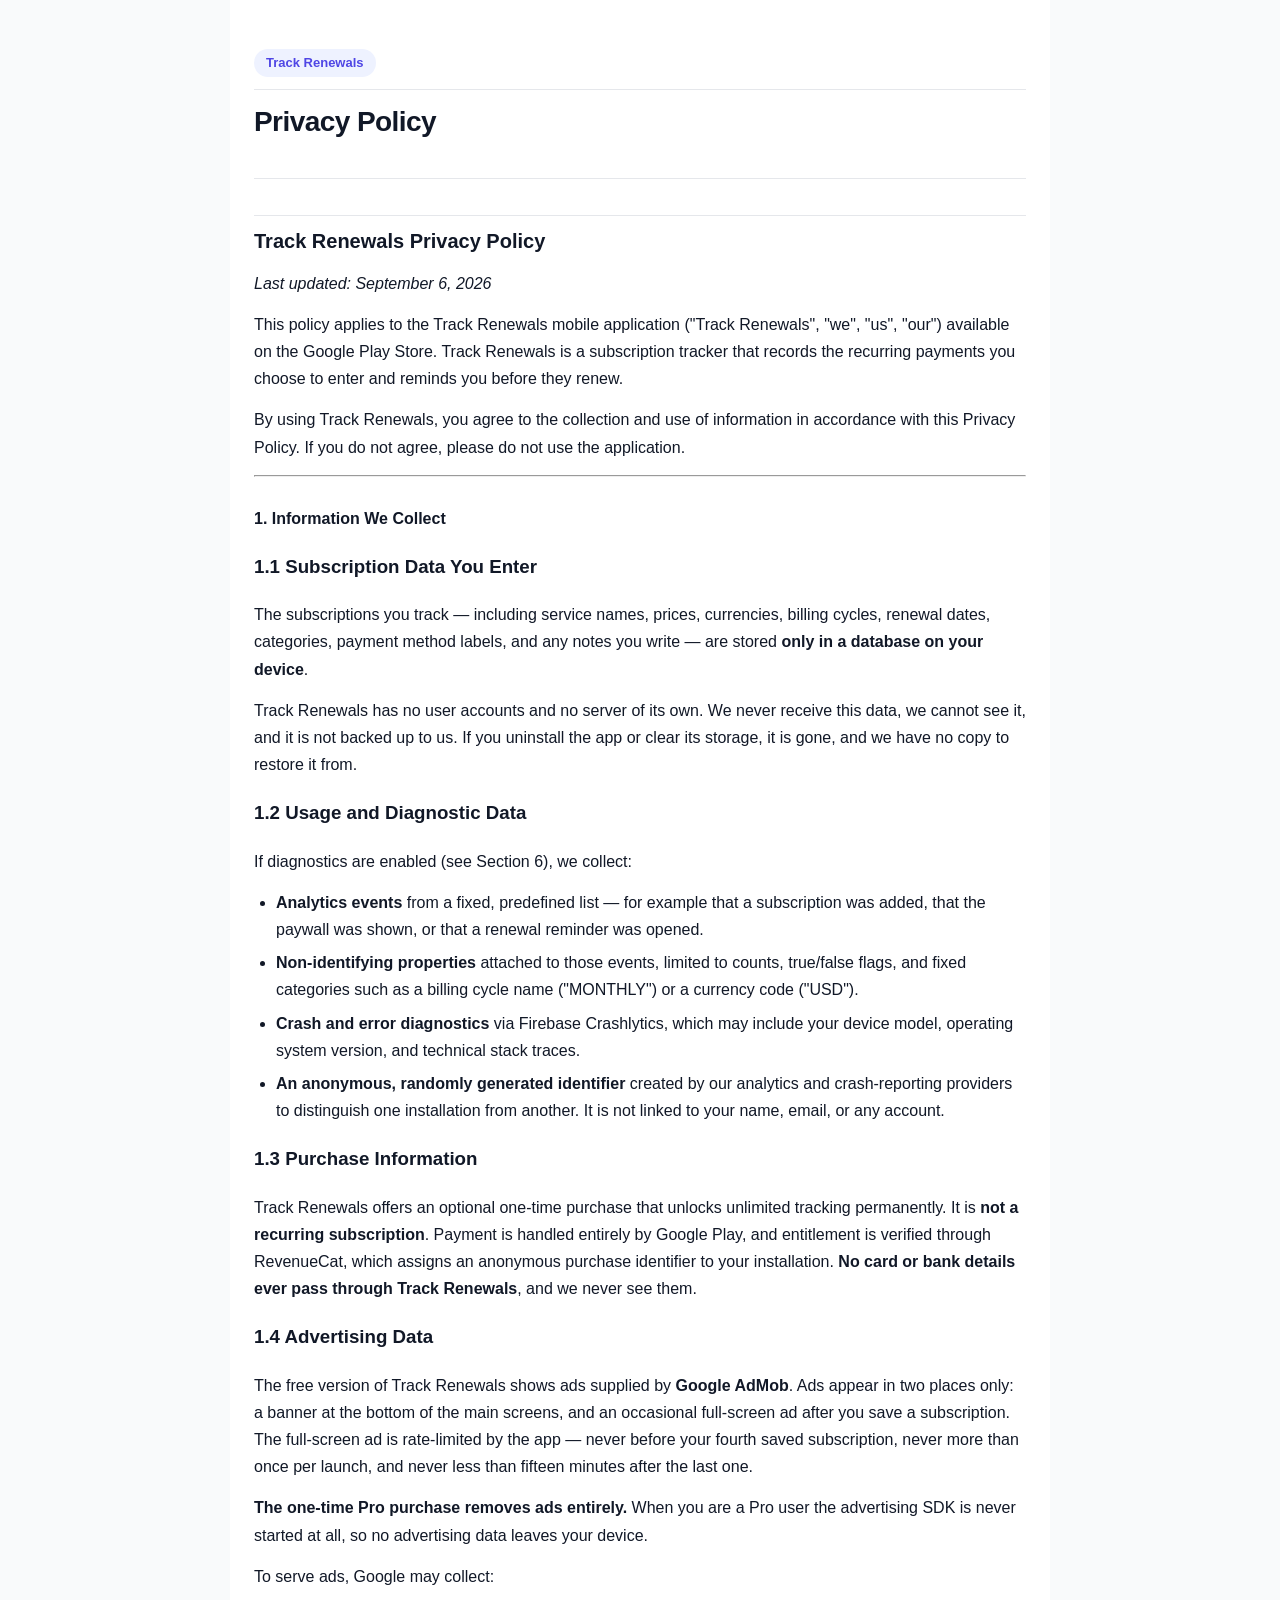
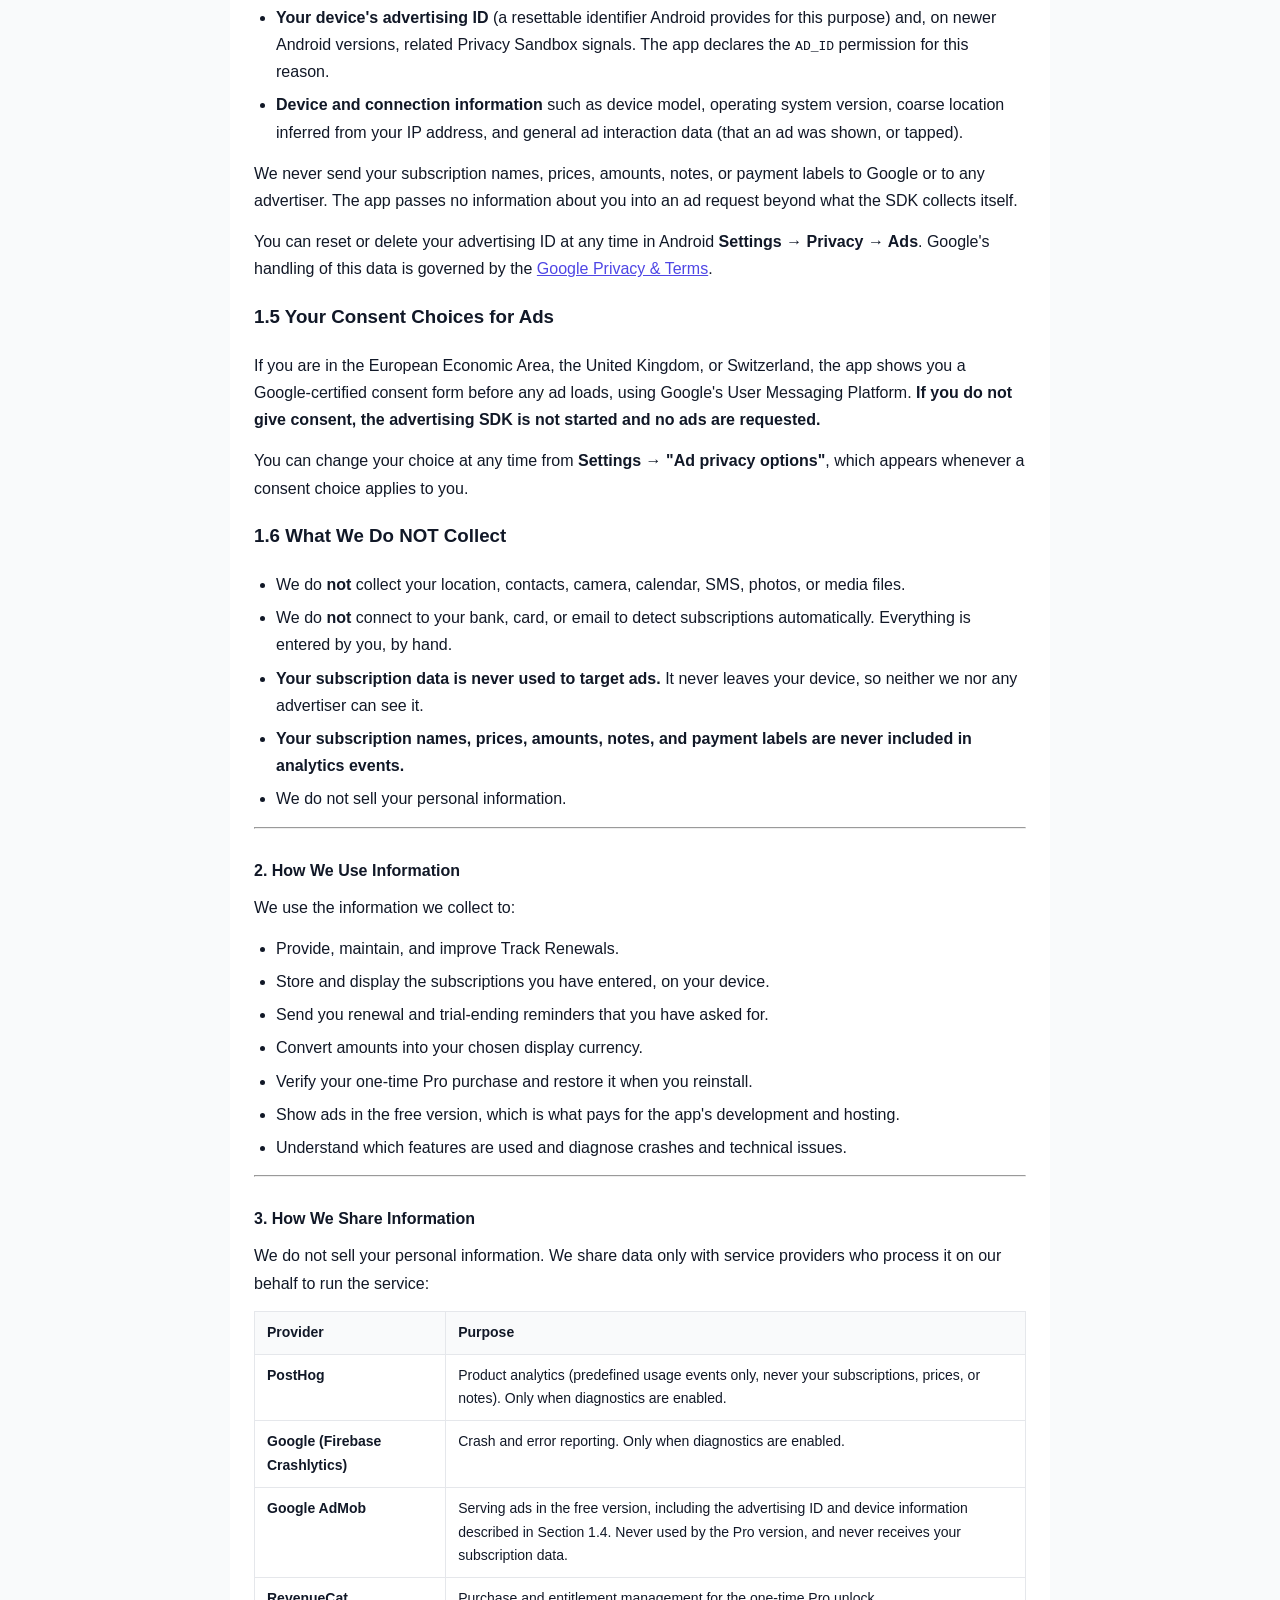
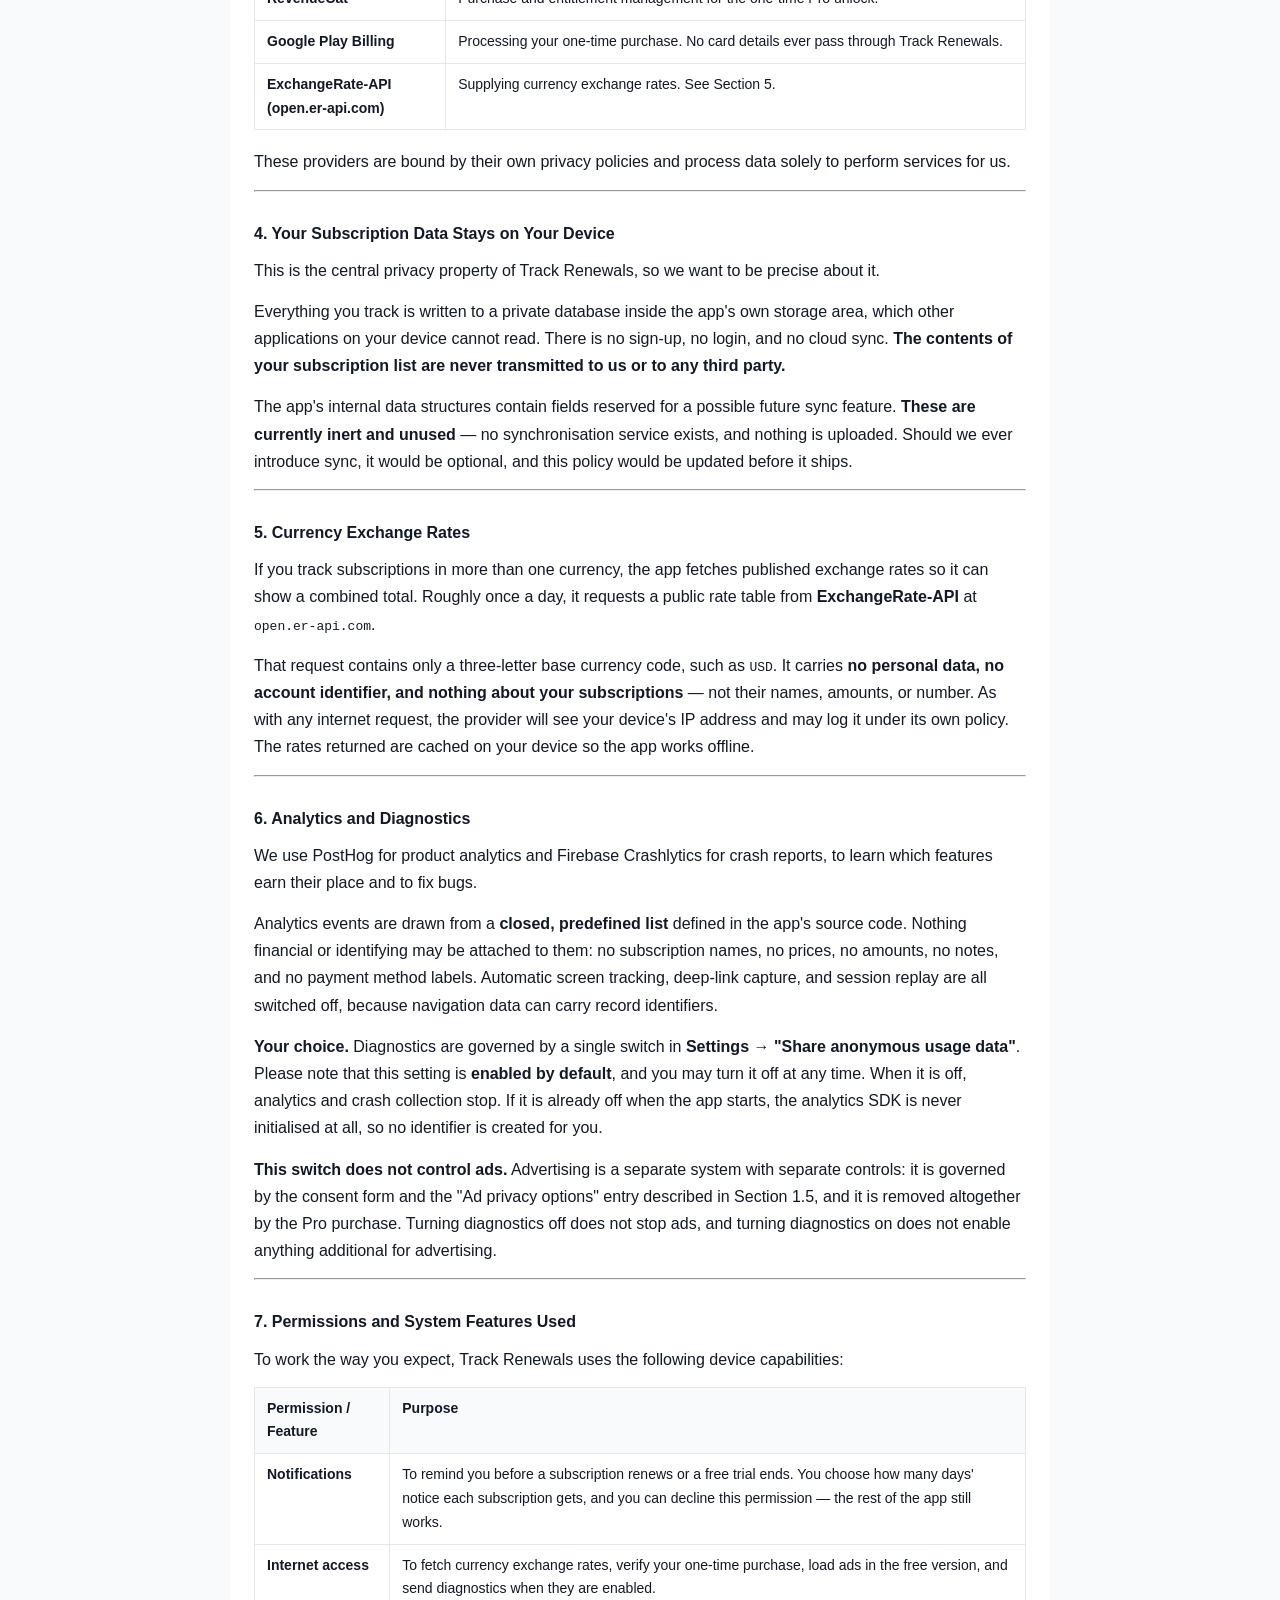
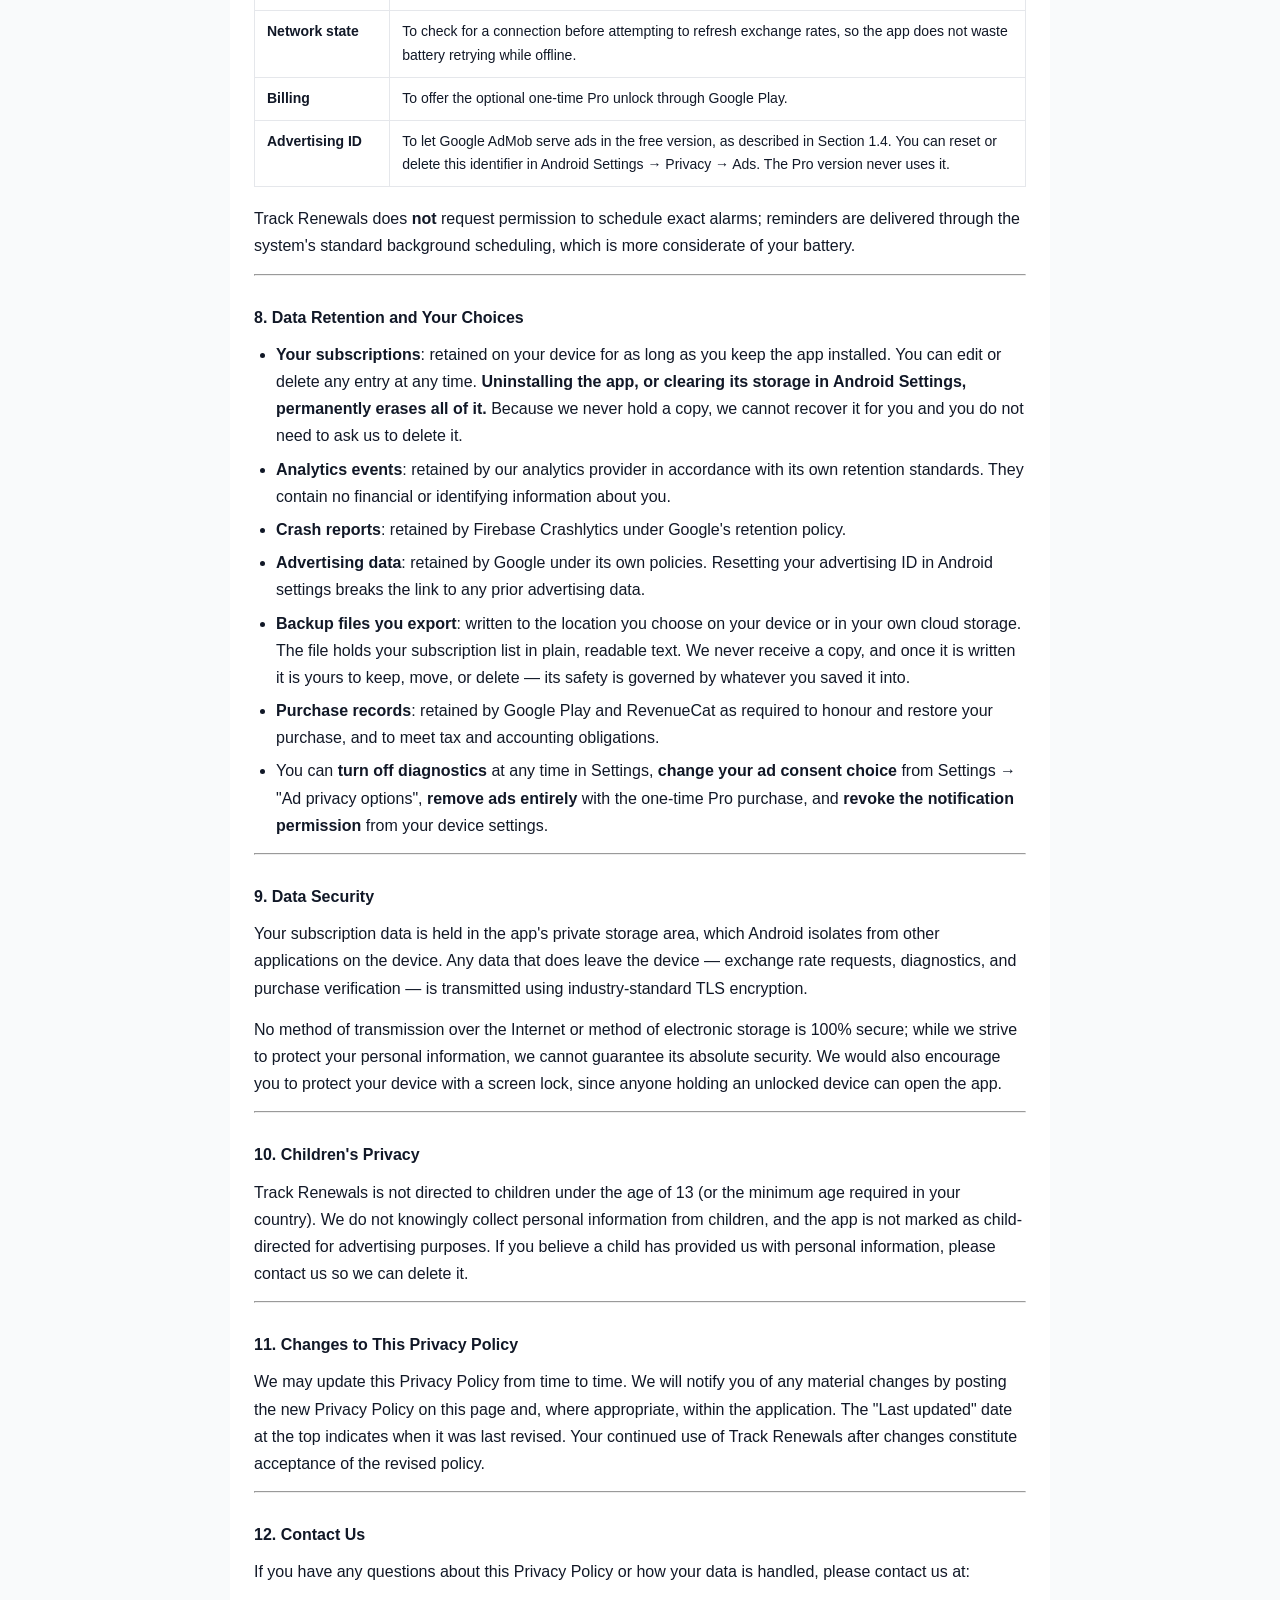
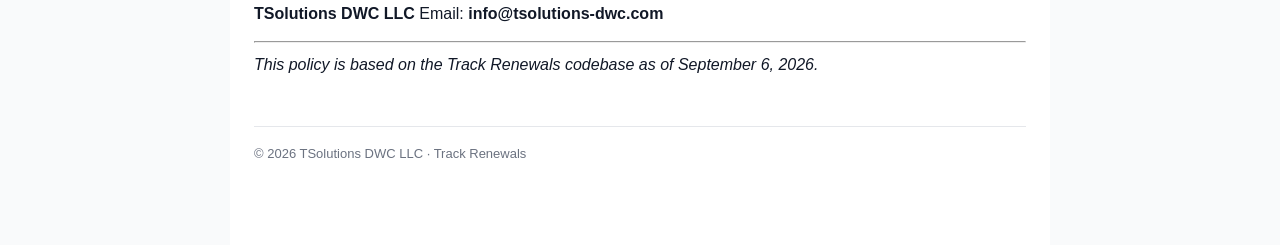
<file: trackrenewals/privacy-policy.html>
<!DOCTYPE html>
<html lang="en">
<head>
<meta charset="UTF-8">
<meta name="viewport" content="width=device-width, initial-scale=1.0">
<title>Track Renewals Privacy Policy</title>
<style>
  :root { --primary: #4F46E5; --ink: #111827; --muted: #6B7280; --border: #E5E7EB; --bg: #FFFFFF; --bg-soft: #F9FAFB; }
  * { box-sizing: border-box; }
  body { font-family: -apple-system, BlinkMacSystemFont, "Segoe UI", Roboto, "Helvetica Neue", Arial, sans-serif; color: var(--ink); line-height: 1.7; margin: 0; background: var(--bg-soft); }
  .wrap { max-width: 820px; margin: 0 auto; padding: 48px 24px 80px; background: var(--bg); }
  header { border-bottom: 1px solid var(--border); padding-bottom: 24px; margin-bottom: 32px; }
  header h1 { font-size: 28px; margin: 0 0 8px; letter-spacing: -0.02em; }
  header p { margin: 0; color: var(--muted); }
  .badge { display: inline-block; background: #EEF2FF; color: var(--primary); font-size: 13px; font-weight: 600; border-radius: 999px; padding: 3px 12px; margin-bottom: 12px; }
  h1 { font-size: 20px; margin: 36px 0 12px; padding-top: 8px; border-top: 1px solid var(--border); color: var(--ink); }
  h1:first-child { border-top: none; }
  h2 { font-size: 16px; margin: 28px 0 10px; color: var(--ink); }
  p { margin: 0 0 14px; }
  ul, ol { margin: 0 0 14px; padding-left: 22px; }
  li { margin-bottom: 6px; }
  table { width: 100%; border-collapse: collapse; margin: 12px 0 18px; font-size: 14px; }
  th, td { text-align: left; border: 1px solid var(--border); padding: 9px 12px; vertical-align: top; }
  th { background: var(--bg-soft); font-weight: 600; }
  a { color: var(--primary); }
  footer { margin-top: 48px; padding-top: 16px; border-top: 1px solid var(--border); color: var(--muted); font-size: 13px; }
  @media (max-width: 600px) { .wrap { padding: 32px 18px 60px; } header h1 { font-size: 24px; } }
</style>
</head>
<body>
<div class="wrap">
<header>
  <span class="badge">Track Renewals</span>
  <h1>Privacy Policy</h1>
</header>
<h1>Track Renewals Privacy Policy</h1>
<p><em>Last updated: September 6, 2026</em></p>
<p>This policy applies to the Track Renewals mobile application ("Track Renewals", "we", "us", "our") available on the Google Play Store. Track Renewals is a subscription tracker that records the recurring payments you choose to enter and reminds you before they renew.</p>
<p>By using Track Renewals, you agree to the collection and use of information in accordance with this Privacy Policy. If you do not agree, please do not use the application.</p>
<hr />
<h2>1. Information We Collect</h2>
<h3>1.1 Subscription Data You Enter</h3>
<p>The subscriptions you track — including service names, prices, currencies, billing cycles, renewal dates, categories, payment method labels, and any notes you write — are stored <strong>only in a database on your device</strong>.</p>
<p>Track Renewals has no user accounts and no server of its own. We never receive this data, we cannot see it, and it is not backed up to us. If you uninstall the app or clear its storage, it is gone, and we have no copy to restore it from.</p>
<h3>1.2 Usage and Diagnostic Data</h3>
<p>If diagnostics are enabled (see Section 6), we collect:</p>
<ul>
<li><strong>Analytics events</strong> from a fixed, predefined list — for example that a subscription was added, that the paywall was shown, or that a renewal reminder was opened.</li>
<li><strong>Non-identifying properties</strong> attached to those events, limited to counts, true/false flags, and fixed categories such as a billing cycle name ("MONTHLY") or a currency code ("USD").</li>
<li><strong>Crash and error diagnostics</strong> via Firebase Crashlytics, which may include your device model, operating system version, and technical stack traces.</li>
<li><strong>An anonymous, randomly generated identifier</strong> created by our analytics and crash-reporting providers to distinguish one installation from another. It is not linked to your name, email, or any account.</li>
</ul>
<h3>1.3 Purchase Information</h3>
<p>Track Renewals offers an optional one-time purchase that unlocks unlimited tracking permanently. It is <strong>not a recurring subscription</strong>. Payment is handled entirely by Google Play, and entitlement is verified through RevenueCat, which assigns an anonymous purchase identifier to your installation. <strong>No card or bank details ever pass through Track Renewals</strong>, and we never see them.</p>
<h3>1.4 Advertising Data</h3>
<p>The free version of Track Renewals shows ads supplied by <strong>Google AdMob</strong>. Ads appear in two places only: a banner at the bottom of the main screens, and an occasional full-screen ad after you save a subscription. The full-screen ad is rate-limited by the app — never before your fourth saved subscription, never more than once per launch, and never less than fifteen minutes after the last one.</p>
<p><strong>The one-time Pro purchase removes ads entirely.</strong> When you are a Pro user the advertising SDK is never started at all, so no advertising data leaves your device.</p>
<p>To serve ads, Google may collect:</p>
<ul>
<li><strong>Your device's advertising ID</strong> (a resettable identifier Android provides for this purpose) and, on newer Android versions, related Privacy Sandbox signals. The app declares the <code>AD_ID</code> permission for this reason.</li>
<li><strong>Device and connection information</strong> such as device model, operating system version, coarse location inferred from your IP address, and general ad interaction data (that an ad was shown, or tapped).</li>
</ul>
<p>We never send your subscription names, prices, amounts, notes, or payment labels to Google or to any advertiser. The app passes no information about you into an ad request beyond what the SDK collects itself.</p>
<p>You can reset or delete your advertising ID at any time in Android <strong>Settings → Privacy → Ads</strong>. Google's handling of this data is governed by the <a href="https://policies.google.com/technologies/partner-sites">Google Privacy &amp; Terms</a>.</p>
<h3>1.5 Your Consent Choices for Ads</h3>
<p>If you are in the European Economic Area, the United Kingdom, or Switzerland, the app shows you a Google-certified consent form before any ad loads, using Google's User Messaging Platform. <strong>If you do not give consent, the advertising SDK is not started and no ads are requested.</strong></p>
<p>You can change your choice at any time from <strong>Settings → "Ad privacy options"</strong>, which appears whenever a consent choice applies to you.</p>
<h3>1.6 What We Do NOT Collect</h3>
<ul>
<li>We do <strong>not</strong> collect your location, contacts, camera, calendar, SMS, photos, or media files.</li>
<li>We do <strong>not</strong> connect to your bank, card, or email to detect subscriptions automatically. Everything is entered by you, by hand.</li>
<li><strong>Your subscription data is never used to target ads.</strong> It never leaves your device, so neither we nor any advertiser can see it.</li>
<li><strong>Your subscription names, prices, amounts, notes, and payment labels are never included in analytics events.</strong></li>
<li>We do not sell your personal information.</li>
</ul>
<hr />
<h2>2. How We Use Information</h2>
<p>We use the information we collect to:</p>
<ul>
<li>Provide, maintain, and improve Track Renewals.</li>
<li>Store and display the subscriptions you have entered, on your device.</li>
<li>Send you renewal and trial-ending reminders that you have asked for.</li>
<li>Convert amounts into your chosen display currency.</li>
<li>Verify your one-time Pro purchase and restore it when you reinstall.</li>
<li>Show ads in the free version, which is what pays for the app's development and hosting.</li>
<li>Understand which features are used and diagnose crashes and technical issues.</li>
</ul>
<hr />
<h2>3. How We Share Information</h2>
<p>We do not sell your personal information. We share data only with service providers who process it on our behalf to run the service:</p>
<table>
<thead>
<tr>
<th>Provider</th>
<th>Purpose</th>
</tr>
</thead>
<tbody>
<tr>
<td><strong>PostHog</strong></td>
<td>Product analytics (predefined usage events only, never your subscriptions, prices, or notes). Only when diagnostics are enabled.</td>
</tr>
<tr>
<td><strong>Google (Firebase Crashlytics)</strong></td>
<td>Crash and error reporting. Only when diagnostics are enabled.</td>
</tr>
<tr>
<td><strong>Google AdMob</strong></td>
<td>Serving ads in the free version, including the advertising ID and device information described in Section 1.4. Never used by the Pro version, and never receives your subscription data.</td>
</tr>
<tr>
<td><strong>RevenueCat</strong></td>
<td>Purchase and entitlement management for the one-time Pro unlock.</td>
</tr>
<tr>
<td><strong>Google Play Billing</strong></td>
<td>Processing your one-time purchase. No card details ever pass through Track Renewals.</td>
</tr>
<tr>
<td><strong>ExchangeRate-API (open.er-api.com)</strong></td>
<td>Supplying currency exchange rates. See Section 5.</td>
</tr>
</tbody>
</table>
<p>These providers are bound by their own privacy policies and process data solely to perform services for us.</p>
<hr />
<h2>4. Your Subscription Data Stays on Your Device</h2>
<p>This is the central privacy property of Track Renewals, so we want to be precise about it.</p>
<p>Everything you track is written to a private database inside the app's own storage area, which other applications on your device cannot read. There is no sign-up, no login, and no cloud sync. <strong>The contents of your subscription list are never transmitted to us or to any third party.</strong></p>
<p>The app's internal data structures contain fields reserved for a possible future sync feature. <strong>These are currently inert and unused</strong> — no synchronisation service exists, and nothing is uploaded. Should we ever introduce sync, it would be optional, and this policy would be updated before it ships.</p>
<hr />
<h2>5. Currency Exchange Rates</h2>
<p>If you track subscriptions in more than one currency, the app fetches published exchange rates so it can show a combined total. Roughly once a day, it requests a public rate table from <strong>ExchangeRate-API</strong> at <code>open.er-api.com</code>.</p>
<p>That request contains only a three-letter base currency code, such as <code>USD</code>. It carries <strong>no personal data, no account identifier, and nothing about your subscriptions</strong> — not their names, amounts, or number. As with any internet request, the provider will see your device's IP address and may log it under its own policy. The rates returned are cached on your device so the app works offline.</p>
<hr />
<h2>6. Analytics and Diagnostics</h2>
<p>We use PostHog for product analytics and Firebase Crashlytics for crash reports, to learn which features earn their place and to fix bugs.</p>
<p>Analytics events are drawn from a <strong>closed, predefined list</strong> defined in the app's source code. Nothing financial or identifying may be attached to them: no subscription names, no prices, no amounts, no notes, and no payment method labels. Automatic screen tracking, deep-link capture, and session replay are all switched off, because navigation data can carry record identifiers.</p>
<p><strong>Your choice.</strong> Diagnostics are governed by a single switch in <strong>Settings → "Share anonymous usage data"</strong>. Please note that this setting is <strong>enabled by default</strong>, and you may turn it off at any time. When it is off, analytics and crash collection stop. If it is already off when the app starts, the analytics SDK is never initialised at all, so no identifier is created for you.</p>
<p><strong>This switch does not control ads.</strong> Advertising is a separate system with separate controls: it is governed by the consent form and the "Ad privacy options" entry described in Section 1.5, and it is removed altogether by the Pro purchase. Turning diagnostics off does not stop ads, and turning diagnostics on does not enable anything additional for advertising.</p>
<hr />
<h2>7. Permissions and System Features Used</h2>
<p>To work the way you expect, Track Renewals uses the following device capabilities:</p>
<table>
<thead>
<tr>
<th>Permission / Feature</th>
<th>Purpose</th>
</tr>
</thead>
<tbody>
<tr>
<td><strong>Notifications</strong></td>
<td>To remind you before a subscription renews or a free trial ends. You choose how many days' notice each subscription gets, and you can decline this permission — the rest of the app still works.</td>
</tr>
<tr>
<td><strong>Internet access</strong></td>
<td>To fetch currency exchange rates, verify your one-time purchase, load ads in the free version, and send diagnostics when they are enabled.</td>
</tr>
<tr>
<td><strong>Network state</strong></td>
<td>To check for a connection before attempting to refresh exchange rates, so the app does not waste battery retrying while offline.</td>
</tr>
<tr>
<td><strong>Billing</strong></td>
<td>To offer the optional one-time Pro unlock through Google Play.</td>
</tr>
<tr>
<td><strong>Advertising ID</strong></td>
<td>To let Google AdMob serve ads in the free version, as described in Section 1.4. You can reset or delete this identifier in Android Settings → Privacy → Ads. The Pro version never uses it.</td>
</tr>
</tbody>
</table>
<p>Track Renewals does <strong>not</strong> request permission to schedule exact alarms; reminders are delivered through the system's standard background scheduling, which is more considerate of your battery.</p>
<hr />
<h2>8. Data Retention and Your Choices</h2>
<ul>
<li><strong>Your subscriptions</strong>: retained on your device for as long as you keep the app installed. You can edit or delete any entry at any time. <strong>Uninstalling the app, or clearing its storage in Android Settings, permanently erases all of it.</strong> Because we never hold a copy, we cannot recover it for you and you do not need to ask us to delete it.</li>
<li><strong>Analytics events</strong>: retained by our analytics provider in accordance with its own retention standards. They contain no financial or identifying information about you.</li>
<li><strong>Crash reports</strong>: retained by Firebase Crashlytics under Google's retention policy.</li>
<li><strong>Advertising data</strong>: retained by Google under its own policies. Resetting your advertising ID in Android settings breaks the link to any prior advertising data.</li>
<li><strong>Backup files you export</strong>: written to the location you choose on your device or in your own cloud storage. The file holds your subscription list in plain, readable text. We never receive a copy, and once it is written it is yours to keep, move, or delete — its safety is governed by whatever you saved it into.</li>
<li><strong>Purchase records</strong>: retained by Google Play and RevenueCat as required to honour and restore your purchase, and to meet tax and accounting obligations.</li>
<li>You can <strong>turn off diagnostics</strong> at any time in Settings, <strong>change your ad consent choice</strong> from Settings → "Ad privacy options", <strong>remove ads entirely</strong> with the one-time Pro purchase, and <strong>revoke the notification permission</strong> from your device settings.</li>
</ul>
<hr />
<h2>9. Data Security</h2>
<p>Your subscription data is held in the app's private storage area, which Android isolates from other applications on the device. Any data that does leave the device — exchange rate requests, diagnostics, and purchase verification — is transmitted using industry-standard TLS encryption.</p>
<p>No method of transmission over the Internet or method of electronic storage is 100% secure; while we strive to protect your personal information, we cannot guarantee its absolute security. We would also encourage you to protect your device with a screen lock, since anyone holding an unlocked device can open the app.</p>
<hr />
<h2>10. Children's Privacy</h2>
<p>Track Renewals is not directed to children under the age of 13 (or the minimum age required in your country). We do not knowingly collect personal information from children, and the app is not marked as child-directed for advertising purposes. If you believe a child has provided us with personal information, please contact us so we can delete it.</p>
<hr />
<h2>11. Changes to This Privacy Policy</h2>
<p>We may update this Privacy Policy from time to time. We will notify you of any material changes by posting the new Privacy Policy on this page and, where appropriate, within the application. The "Last updated" date at the top indicates when it was last revised. Your continued use of Track Renewals after changes constitute acceptance of the revised policy.</p>
<hr />
<h2>12. Contact Us</h2>
<p>If you have any questions about this Privacy Policy or how your data is handled, please contact us at:</p>
<p><strong>TSolutions DWC LLC</strong>
Email: <strong>info@tsolutions-dwc.com</strong></p>
<hr />
<p><em>This policy is based on the Track Renewals codebase as of September 6, 2026.</em></p>
<footer>&copy; 2026 TSolutions DWC LLC &middot; Track Renewals</footer>
</div>
</body>
</html>
</file>
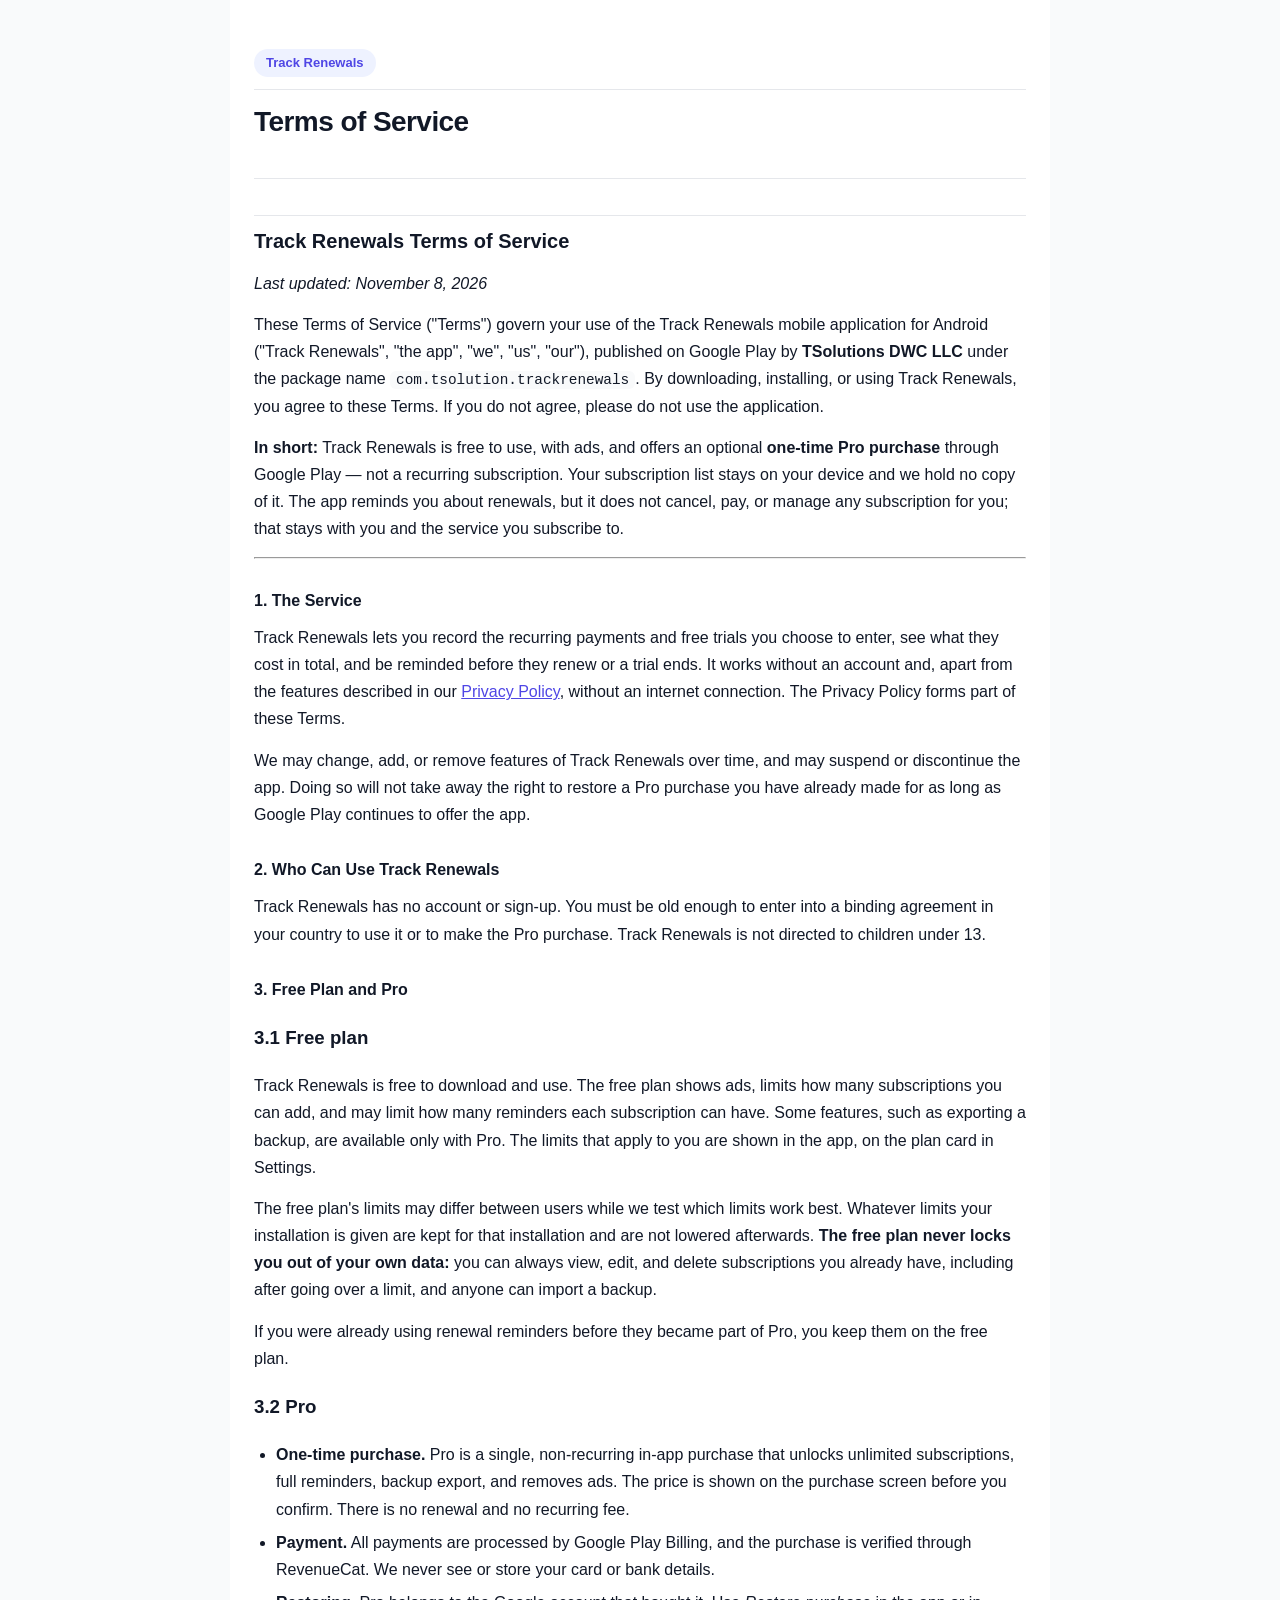
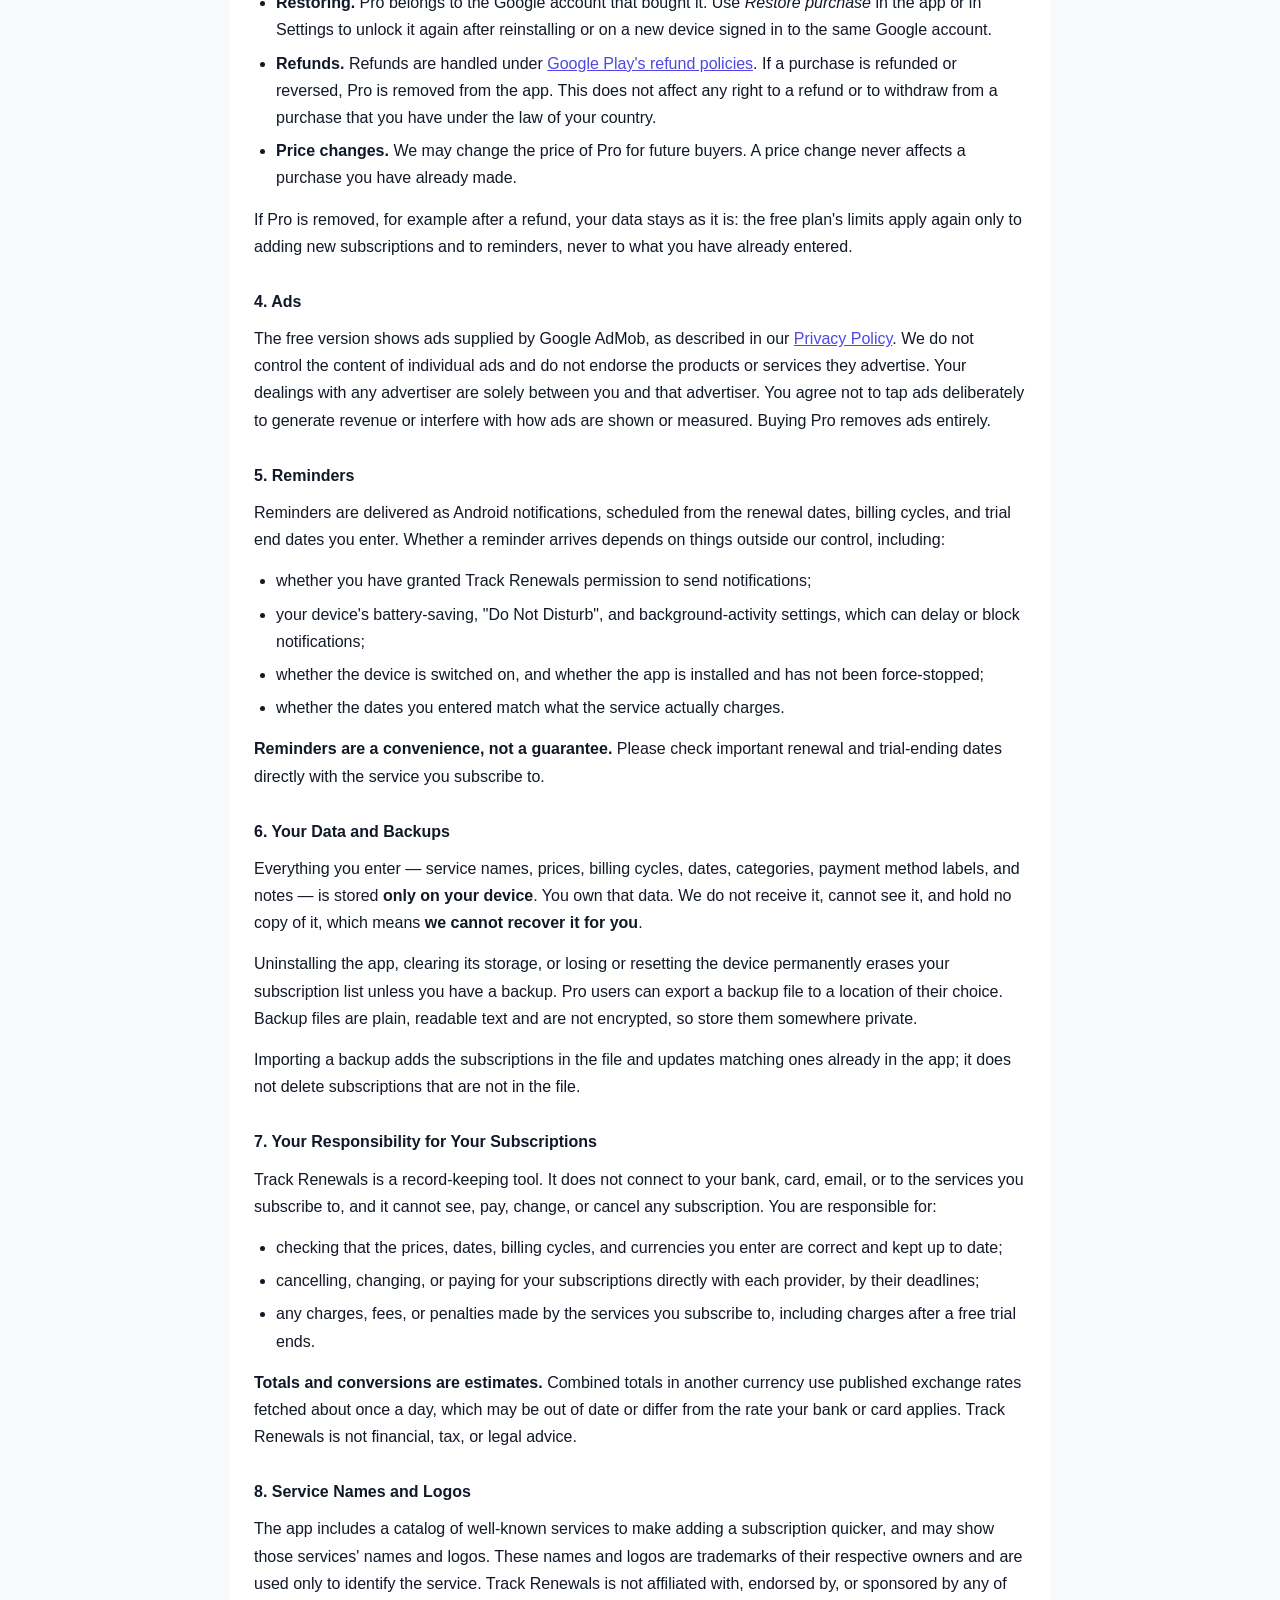
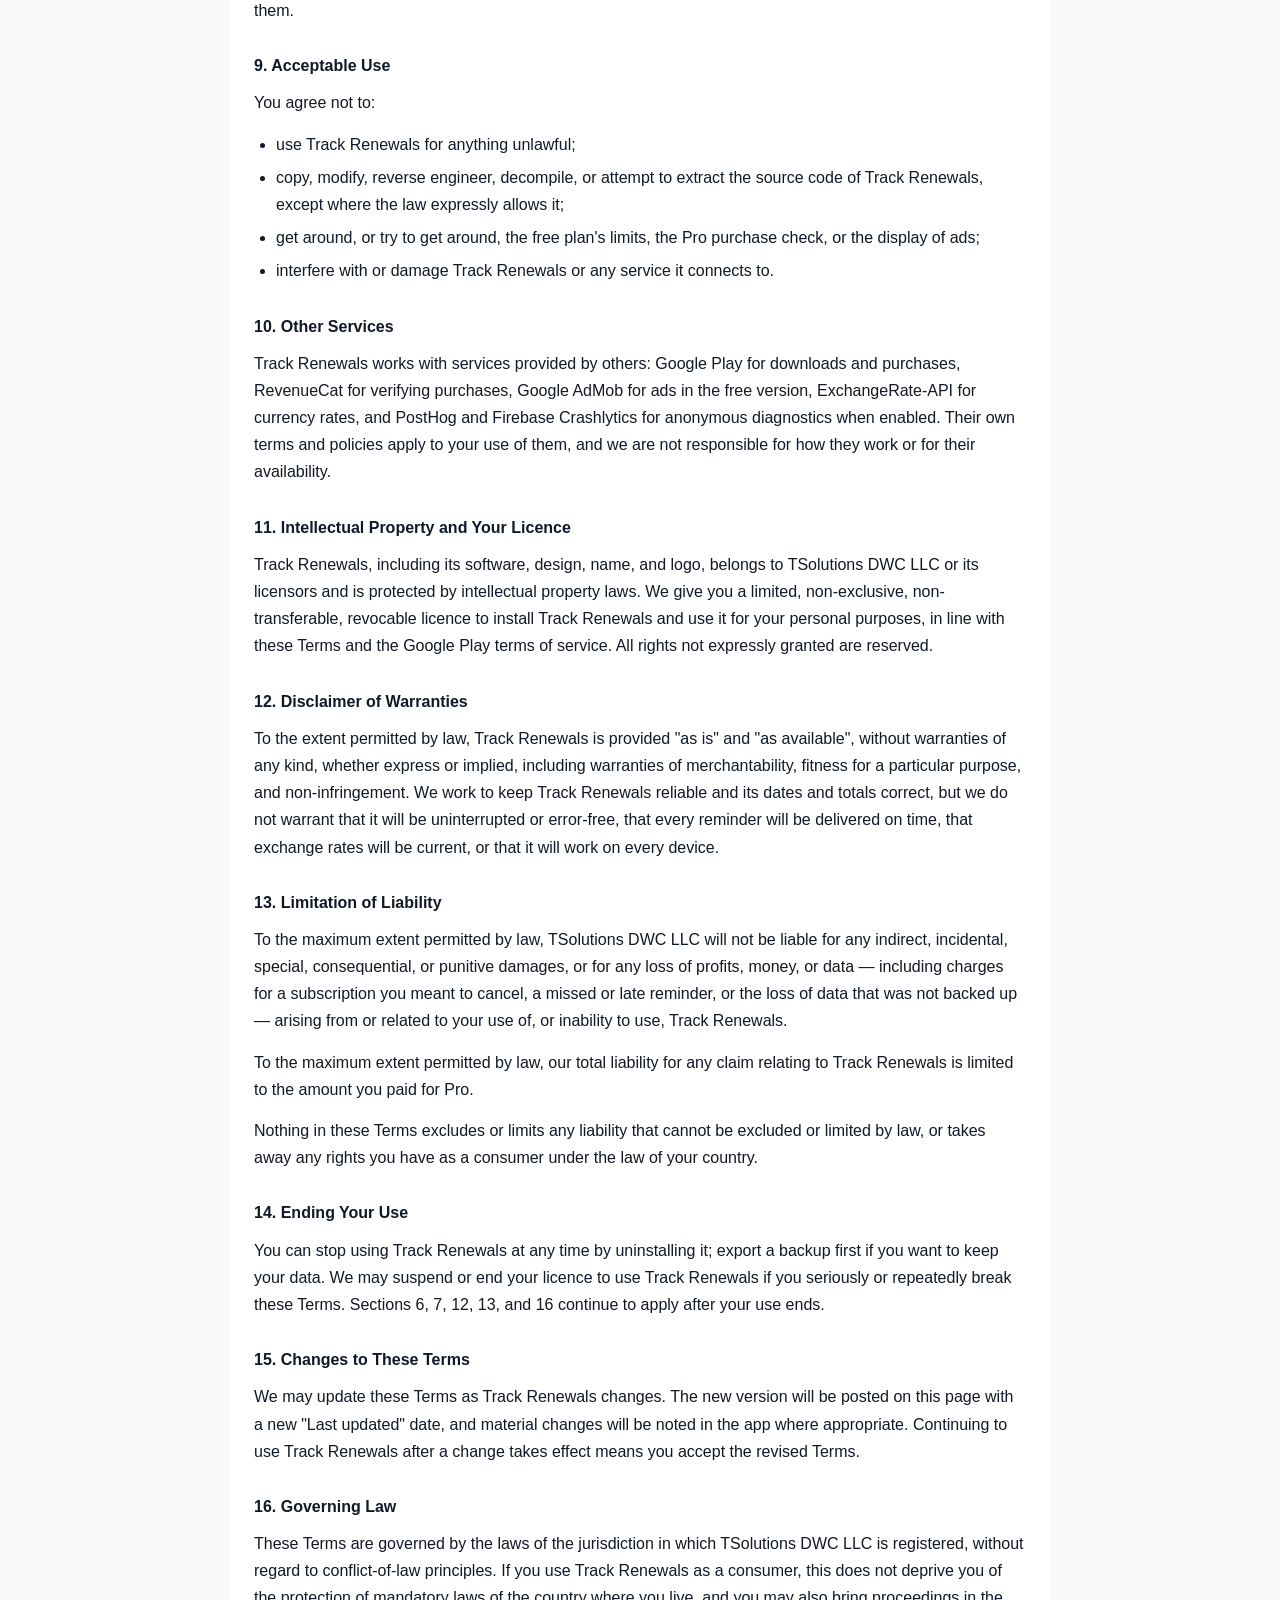
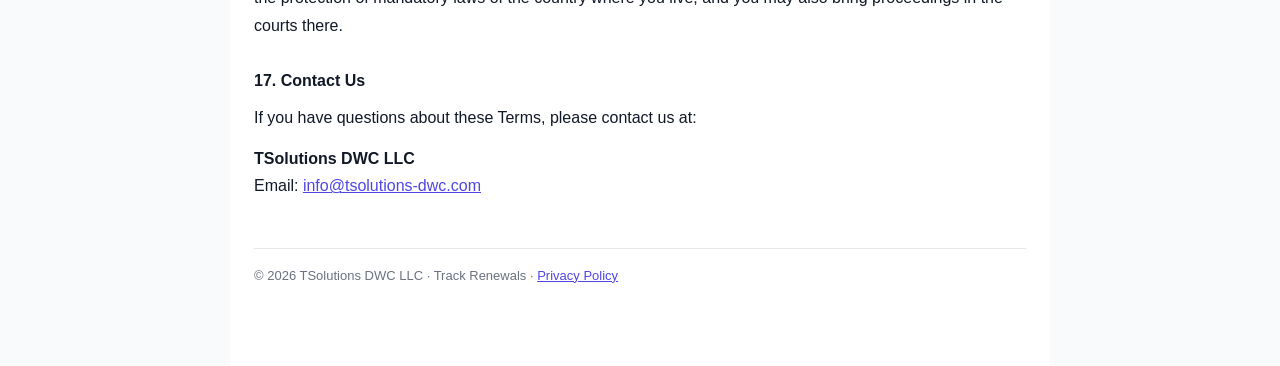
<file: trackrenewals/terms-of-service.html>
<!DOCTYPE html>
<html lang="en">
<head>
<meta charset="UTF-8">
<meta name="viewport" content="width=device-width, initial-scale=1.0">
<title>Track Renewals Terms of Service</title>
<meta name="description" content="The terms for using Track Renewals, the subscription tracker, and its optional one-time Pro purchase.">
<style>
  /* Same tokens and layout as privacy-policy.html, so the two pages read as one set. */
  :root { --primary: #4F46E5; --ink: #111827; --muted: #6B7280; --border: #E5E7EB; --bg: #FFFFFF; --bg-soft: #F9FAFB; }
  * { box-sizing: border-box; }
  body { font-family: -apple-system, BlinkMacSystemFont, "Segoe UI", Roboto, "Helvetica Neue", Arial, sans-serif; color: var(--ink); line-height: 1.7; margin: 0; background: var(--bg-soft); }
  .wrap { max-width: 820px; margin: 0 auto; padding: 48px 24px 80px; background: var(--bg); }
  header { border-bottom: 1px solid var(--border); padding-bottom: 24px; margin-bottom: 32px; }
  header h1 { font-size: 28px; margin: 0 0 8px; letter-spacing: -0.02em; }
  header p { margin: 0; color: var(--muted); }
  .badge { display: inline-block; background: #EEF2FF; color: var(--primary); font-size: 13px; font-weight: 600; border-radius: 999px; padding: 3px 12px; margin-bottom: 12px; }
  h1 { font-size: 20px; margin: 36px 0 12px; padding-top: 8px; border-top: 1px solid var(--border); color: var(--ink); }
  h1:first-child { border-top: none; }
  h2 { font-size: 16px; margin: 28px 0 10px; color: var(--ink); }
  p { margin: 0 0 14px; }
  ul, ol { margin: 0 0 14px; padding-left: 22px; }
  li { margin-bottom: 6px; }
  a { color: var(--primary); }
  code { font-family: ui-monospace, SFMono-Regular, Menlo, monospace; font-size: 0.9em; background: var(--bg-soft); padding: 1px 6px; border-radius: 6px; }
  footer { margin-top: 48px; padding-top: 16px; border-top: 1px solid var(--border); color: var(--muted); font-size: 13px; }
  @media (max-width: 600px) { .wrap { padding: 32px 18px 60px; } header h1 { font-size: 24px; } }
</style>
</head>
<body>
<div class="wrap">
<header>
  <span class="badge">Track Renewals</span>
  <h1>Terms of Service</h1>
</header>
<h1>Track Renewals Terms of Service</h1>
<p><em>Last updated: November 8, 2026</em></p>
<p>These Terms of Service ("Terms") govern your use of the Track Renewals mobile application for Android ("Track Renewals", "the app", "we", "us", "our"), published on Google Play by <strong>TSolutions DWC LLC</strong> under the package name <code>com.tsolution.trackrenewals</code>. By downloading, installing, or using Track Renewals, you agree to these Terms. If you do not agree, please do not use the application.</p>
<p><strong>In short:</strong> Track Renewals is free to use, with ads, and offers an optional <strong>one-time Pro purchase</strong> through Google Play — not a recurring subscription. Your subscription list stays on your device and we hold no copy of it. The app reminds you about renewals, but it does not cancel, pay, or manage any subscription for you; that stays with you and the service you subscribe to.</p>
<hr />
<h2>1. The Service</h2>
<p>Track Renewals lets you record the recurring payments and free trials you choose to enter, see what they cost in total, and be reminded before they renew or a trial ends. It works without an account and, apart from the features described in our <a href="https://talhatbt.github.io/trackrenewals/privacy-policy.html">Privacy Policy</a>, without an internet connection. The Privacy Policy forms part of these Terms.</p>
<p>We may change, add, or remove features of Track Renewals over time, and may suspend or discontinue the app. Doing so will not take away the right to restore a Pro purchase you have already made for as long as Google Play continues to offer the app.</p>
<h2>2. Who Can Use Track Renewals</h2>
<p>Track Renewals has no account or sign-up. You must be old enough to enter into a binding agreement in your country to use it or to make the Pro purchase. Track Renewals is not directed to children under 13.</p>
<h2>3. Free Plan and Pro</h2>
<h3>3.1 Free plan</h3>
<p>Track Renewals is free to download and use. The free plan shows ads, limits how many subscriptions you can add, and may limit how many reminders each subscription can have. Some features, such as exporting a backup, are available only with Pro. The limits that apply to you are shown in the app, on the plan card in Settings.</p>
<p>The free plan's limits may differ between users while we test which limits work best. Whatever limits your installation is given are kept for that installation and are not lowered afterwards. <strong>The free plan never locks you out of your own data:</strong> you can always view, edit, and delete subscriptions you already have, including after going over a limit, and anyone can import a backup.</p>
<p>If you were already using renewal reminders before they became part of Pro, you keep them on the free plan.</p>
<h3>3.2 Pro</h3>
<ul>
<li><strong>One-time purchase.</strong> Pro is a single, non-recurring in-app purchase that unlocks unlimited subscriptions, full reminders, backup export, and removes ads. The price is shown on the purchase screen before you confirm. There is no renewal and no recurring fee.</li>
<li><strong>Payment.</strong> All payments are processed by Google Play Billing, and the purchase is verified through RevenueCat. We never see or store your card or bank details.</li>
<li><strong>Restoring.</strong> Pro belongs to the Google account that bought it. Use <em>Restore purchase</em> in the app or in Settings to unlock it again after reinstalling or on a new device signed in to the same Google account.</li>
<li><strong>Refunds.</strong> Refunds are handled under <a href="https://support.google.com/googleplay/answer/2479637">Google Play's refund policies</a>. If a purchase is refunded or reversed, Pro is removed from the app. This does not affect any right to a refund or to withdraw from a purchase that you have under the law of your country.</li>
<li><strong>Price changes.</strong> We may change the price of Pro for future buyers. A price change never affects a purchase you have already made.</li>
</ul>
<p>If Pro is removed, for example after a refund, your data stays as it is: the free plan's limits apply again only to adding new subscriptions and to reminders, never to what you have already entered.</p>
<h2>4. Ads</h2>
<p>The free version shows ads supplied by Google AdMob, as described in our <a href="https://talhatbt.github.io/trackrenewals/privacy-policy.html">Privacy Policy</a>. We do not control the content of individual ads and do not endorse the products or services they advertise. Your dealings with any advertiser are solely between you and that advertiser. You agree not to tap ads deliberately to generate revenue or interfere with how ads are shown or measured. Buying Pro removes ads entirely.</p>
<h2>5. Reminders</h2>
<p>Reminders are delivered as Android notifications, scheduled from the renewal dates, billing cycles, and trial end dates you enter. Whether a reminder arrives depends on things outside our control, including:</p>
<ul>
<li>whether you have granted Track Renewals permission to send notifications;</li>
<li>your device's battery-saving, "Do Not Disturb", and background-activity settings, which can delay or block notifications;</li>
<li>whether the device is switched on, and whether the app is installed and has not been force-stopped;</li>
<li>whether the dates you entered match what the service actually charges.</li>
</ul>
<p><strong>Reminders are a convenience, not a guarantee.</strong> Please check important renewal and trial-ending dates directly with the service you subscribe to.</p>
<h2>6. Your Data and Backups</h2>
<p>Everything you enter — service names, prices, billing cycles, dates, categories, payment method labels, and notes — is stored <strong>only on your device</strong>. You own that data. We do not receive it, cannot see it, and hold no copy of it, which means <strong>we cannot recover it for you</strong>.</p>
<p>Uninstalling the app, clearing its storage, or losing or resetting the device permanently erases your subscription list unless you have a backup. Pro users can export a backup file to a location of their choice. Backup files are plain, readable text and are not encrypted, so store them somewhere private.</p>
<p>Importing a backup adds the subscriptions in the file and updates matching ones already in the app; it does not delete subscriptions that are not in the file.</p>
<h2>7. Your Responsibility for Your Subscriptions</h2>
<p>Track Renewals is a record-keeping tool. It does not connect to your bank, card, email, or to the services you subscribe to, and it cannot see, pay, change, or cancel any subscription. You are responsible for:</p>
<ul>
<li>checking that the prices, dates, billing cycles, and currencies you enter are correct and kept up to date;</li>
<li>cancelling, changing, or paying for your subscriptions directly with each provider, by their deadlines;</li>
<li>any charges, fees, or penalties made by the services you subscribe to, including charges after a free trial ends.</li>
</ul>
<p><strong>Totals and conversions are estimates.</strong> Combined totals in another currency use published exchange rates fetched about once a day, which may be out of date or differ from the rate your bank or card applies. Track Renewals is not financial, tax, or legal advice.</p>
<h2>8. Service Names and Logos</h2>
<p>The app includes a catalog of well-known services to make adding a subscription quicker, and may show those services' names and logos. These names and logos are trademarks of their respective owners and are used only to identify the service. Track Renewals is not affiliated with, endorsed by, or sponsored by any of them.</p>
<h2>9. Acceptable Use</h2>
<p>You agree not to:</p>
<ul>
<li>use Track Renewals for anything unlawful;</li>
<li>copy, modify, reverse engineer, decompile, or attempt to extract the source code of Track Renewals, except where the law expressly allows it;</li>
<li>get around, or try to get around, the free plan's limits, the Pro purchase check, or the display of ads;</li>
<li>interfere with or damage Track Renewals or any service it connects to.</li>
</ul>
<h2>10. Other Services</h2>
<p>Track Renewals works with services provided by others: Google Play for downloads and purchases, RevenueCat for verifying purchases, Google AdMob for ads in the free version, ExchangeRate-API for currency rates, and PostHog and Firebase Crashlytics for anonymous diagnostics when enabled. Their own terms and policies apply to your use of them, and we are not responsible for how they work or for their availability.</p>
<h2>11. Intellectual Property and Your Licence</h2>
<p>Track Renewals, including its software, design, name, and logo, belongs to TSolutions DWC LLC or its licensors and is protected by intellectual property laws. We give you a limited, non-exclusive, non-transferable, revocable licence to install Track Renewals and use it for your personal purposes, in line with these Terms and the Google Play terms of service. All rights not expressly granted are reserved.</p>
<h2>12. Disclaimer of Warranties</h2>
<p>To the extent permitted by law, Track Renewals is provided "as is" and "as available", without warranties of any kind, whether express or implied, including warranties of merchantability, fitness for a particular purpose, and non-infringement. We work to keep Track Renewals reliable and its dates and totals correct, but we do not warrant that it will be uninterrupted or error-free, that every reminder will be delivered on time, that exchange rates will be current, or that it will work on every device.</p>
<h2>13. Limitation of Liability</h2>
<p>To the maximum extent permitted by law, TSolutions DWC LLC will not be liable for any indirect, incidental, special, consequential, or punitive damages, or for any loss of profits, money, or data — including charges for a subscription you meant to cancel, a missed or late reminder, or the loss of data that was not backed up — arising from or related to your use of, or inability to use, Track Renewals.</p>
<p>To the maximum extent permitted by law, our total liability for any claim relating to Track Renewals is limited to the amount you paid for Pro.</p>
<p>Nothing in these Terms excludes or limits any liability that cannot be excluded or limited by law, or takes away any rights you have as a consumer under the law of your country.</p>
<h2>14. Ending Your Use</h2>
<p>You can stop using Track Renewals at any time by uninstalling it; export a backup first if you want to keep your data. We may suspend or end your licence to use Track Renewals if you seriously or repeatedly break these Terms. Sections 6, 7, 12, 13, and 16 continue to apply after your use ends.</p>
<h2>15. Changes to These Terms</h2>
<p>We may update these Terms as Track Renewals changes. The new version will be posted on this page with a new "Last updated" date, and material changes will be noted in the app where appropriate. Continuing to use Track Renewals after a change takes effect means you accept the revised Terms.</p>
<h2>16. Governing Law</h2>
<p>These Terms are governed by the laws of the jurisdiction in which TSolutions DWC LLC is registered, without regard to conflict-of-law principles. If you use Track Renewals as a consumer, this does not deprive you of the protection of mandatory laws of the country where you live, and you may also bring proceedings in the courts there.</p>
<h2>17. Contact Us</h2>
<p>If you have questions about these Terms, please contact us at:</p>
<p><strong>TSolutions DWC LLC</strong><br>
Email: <a href="mailto:info@tsolutions-dwc.com">info@tsolutions-dwc.com</a></p>
<footer>&copy; 2026 TSolutions DWC LLC &middot; Track Renewals &middot; <a href="https://talhatbt.github.io/trackrenewals/privacy-policy.html">Privacy Policy</a></footer>
</div>
</body>
</html>
</file>
<file: cricscorer/orbit.css>
/*
  The CricOrbit design system, for the web. Tokens are copied from the Android app
  (ui/theme/Orbit.kt: OrbitPalette.Light / .Dark, OrbitShapes, OrbitType) so the pages
  look like the app that links to them. Fonts are the app's bundled faces, subset to
  Latin and served from this folder: the policy promises the page loads nothing from
  anywhere else.
*/

@font-face { font-family: "Bricolage Grotesque"; font-weight: 700; font-display: swap; src: url("fonts/bricolage_grotesque_bold.woff2") format("woff2"); }
@font-face { font-family: "Geist Mono"; font-weight: 500; font-display: swap; src: url("fonts/geist_mono_medium.woff2") format("woff2"); }
@font-face { font-family: "Inter"; font-weight: 400; font-display: swap; src: url("fonts/inter_regular.woff2") format("woff2"); }
@font-face { font-family: "Inter"; font-weight: 600; font-display: swap; src: url("fonts/inter_semibold.woff2") format("woff2"); }
@font-face { font-family: "Inter"; font-weight: 700; font-display: swap; src: url("fonts/inter_bold.woff2") format("woff2"); }

:root {
  color-scheme: light dark;
  --page: #F3EEE3; --card: #FBF8F1; --sunken: #E8E1D2; --sunken-soft: #EFE9DC;
  --stroke: #E6E3DF; --divider: #DFDAD2;
  --ink: #1C1A14; --muted: #6B6455; --faint: #C2BDB9;
  --green: #1D5C3F; --green-tint: #DCE2D8;
  --gold: #C8961E; --gold-ink: #9A6F12; --gold-tint: #EDE1C6;
  /* Hero surface — the same in both themes, as in the app. */
  --green-hi: #29694C; --green-lo: #1C4433; --on-green: #FBF8F1;

  --display: "Bricolage Grotesque", -apple-system, BlinkMacSystemFont, "Segoe UI", sans-serif;
  --body: "Inter", -apple-system, BlinkMacSystemFont, "Segoe UI", Roboto, Arial, sans-serif;
  --mono: "Geist Mono", ui-monospace, SFMono-Regular, Menlo, monospace;
}

@media (prefers-color-scheme: dark) {
  :root:not([data-theme="light"]) {
    --page: #11140F; --card: #1A1E17; --sunken: #252A21; --sunken-soft: #1F241C;
    --stroke: #2C3228; --divider: #2C3228;
    --ink: #F2EDE0; --muted: #A39E8C; --faint: #4A4F44;
    --green: #2E8B5E; --green-tint: #1F3A2C;
    --gold-ink: #E0B44A; --gold-tint: #3A3220;
  }
}
:root[data-theme="dark"] {
  --page: #11140F; --card: #1A1E17; --sunken: #252A21; --sunken-soft: #1F241C;
  --stroke: #2C3228; --divider: #2C3228;
  --ink: #F2EDE0; --muted: #A39E8C; --faint: #4A4F44;
  --green: #2E8B5E; --green-tint: #1F3A2C;
  --gold-ink: #E0B44A; --gold-tint: #3A3220;
}

* { box-sizing: border-box; }
html { -webkit-text-size-adjust: 100%; }
body {
  margin: 0; background: var(--page); color: var(--ink);
  font: 400 16px/1.7 var(--body);
  -webkit-font-smoothing: antialiased;
}

.wrap { max-width: 820px; margin: 0 auto; padding: 32px 16px 64px; }

/* Hero: the app's green gradient card, with the mark on its dark tile. */
.hero {
  position: relative; overflow: hidden;
  background: linear-gradient(135deg, var(--green-hi), var(--green-lo));
  color: var(--on-green); border-radius: 20px; padding: 28px 28px 30px; margin-bottom: 16px;
}
.hero::after {
  content: ""; position: absolute; right: -60px; top: -60px; width: 220px; height: 220px;
  border-radius: 50%; border: 1px dashed rgba(251, 248, 241, 0.18); pointer-events: none;
}
.brand { display: flex; align-items: center; gap: 12px; margin-bottom: 28px; }
.brand svg { width: 40px; height: 40px; flex: none; display: block; }
.brand span { font: 700 20px/1 var(--display); letter-spacing: -0.4px; }
.eyebrow {
  font: 500 12px/16px var(--mono); letter-spacing: 1.6px; text-transform: uppercase;
  color: var(--muted); margin: 0 0 10px;
}
.hero .eyebrow { color: rgba(251, 248, 241, 0.72); }
.hero h1 { font: 700 40px/1.05 var(--display); letter-spacing: -1.2px; margin: 0 0 12px; }
.hero p { margin: 0; color: rgba(251, 248, 241, 0.82); }
.hero .updated {
  display: inline-block; margin-top: 18px; padding: 4px 12px; border-radius: 999px;
  background: rgba(251, 248, 241, 0.12); font: 500 12px/18px var(--mono); letter-spacing: 0.5px;
}

/* Body card. */
main { background: var(--card); border: 1px solid var(--stroke); border-radius: 20px; padding: 12px 28px 28px; }

main h2 {
  font: 700 22px/26px var(--display); letter-spacing: -0.4px;
  margin: 36px 0 14px; padding-top: 28px; border-top: 1px solid var(--divider);
}
main h2:first-child, main > p:first-child + h2 { border-top: none; padding-top: 0; }
main h2 .num { font: 500 13px/1 var(--mono); color: var(--green); letter-spacing: 0.5px; margin-right: 10px; vertical-align: 3px; }
main h3 { font: 600 16px/1.4 var(--body); margin: 24px 0 8px; }
p { margin: 0 0 14px; }
ul, ol { margin: 0 0 14px; padding-left: 22px; }
li { margin-bottom: 6px; }
li::marker { color: var(--green); }
strong { font-weight: 600; }
code { font: 500 0.88em var(--mono); background: var(--sunken-soft); padding: 1px 6px; border-radius: 6px; }

a { color: var(--green); font-weight: 600; text-decoration: underline; text-decoration-thickness: 1px; text-underline-offset: 3px; }
a:hover { text-decoration-thickness: 2px; }
a:focus-visible { outline: 2px solid var(--green); outline-offset: 2px; border-radius: 4px; }

.box { background: var(--sunken-soft); border-radius: 16px; padding: 16px 20px; margin: 8px 0 18px; }
.box > :last-child, .box ul > li:last-child { margin-bottom: 0; }
.box.flag { background: var(--gold-tint); }
.box.flag strong:first-child { color: var(--gold-ink); }

.table { overflow-x: auto; margin: 12px 0 18px; border: 1px solid var(--stroke); border-radius: 16px; }
table { width: 100%; border-collapse: collapse; font-size: 14px; line-height: 1.55; }
th, td { text-align: left; padding: 11px 14px; vertical-align: top; border-bottom: 1px solid var(--divider); }
tr:last-child td { border-bottom: none; }
th { font: 500 11px/16px var(--mono); letter-spacing: 1.4px; text-transform: uppercase; color: var(--muted); background: var(--sunken-soft); }

footer {
  display: flex; flex-wrap: wrap; gap: 8px 20px; justify-content: space-between;
  margin-top: 20px; padding: 0 4px; color: var(--muted); font: 500 12px/18px var(--mono); letter-spacing: 0.3px;
}
footer a { color: var(--muted); font-weight: 500; }

@media (max-width: 600px) {
  .wrap { padding: 16px 16px 48px; }
  .hero { padding: 22px 20px 24px; }
  .hero h1 { font-size: 32px; letter-spacing: -1px; }
  main { padding: 4px 18px 20px; }
  main h2 { font-size: 20px; }
}
</file>
